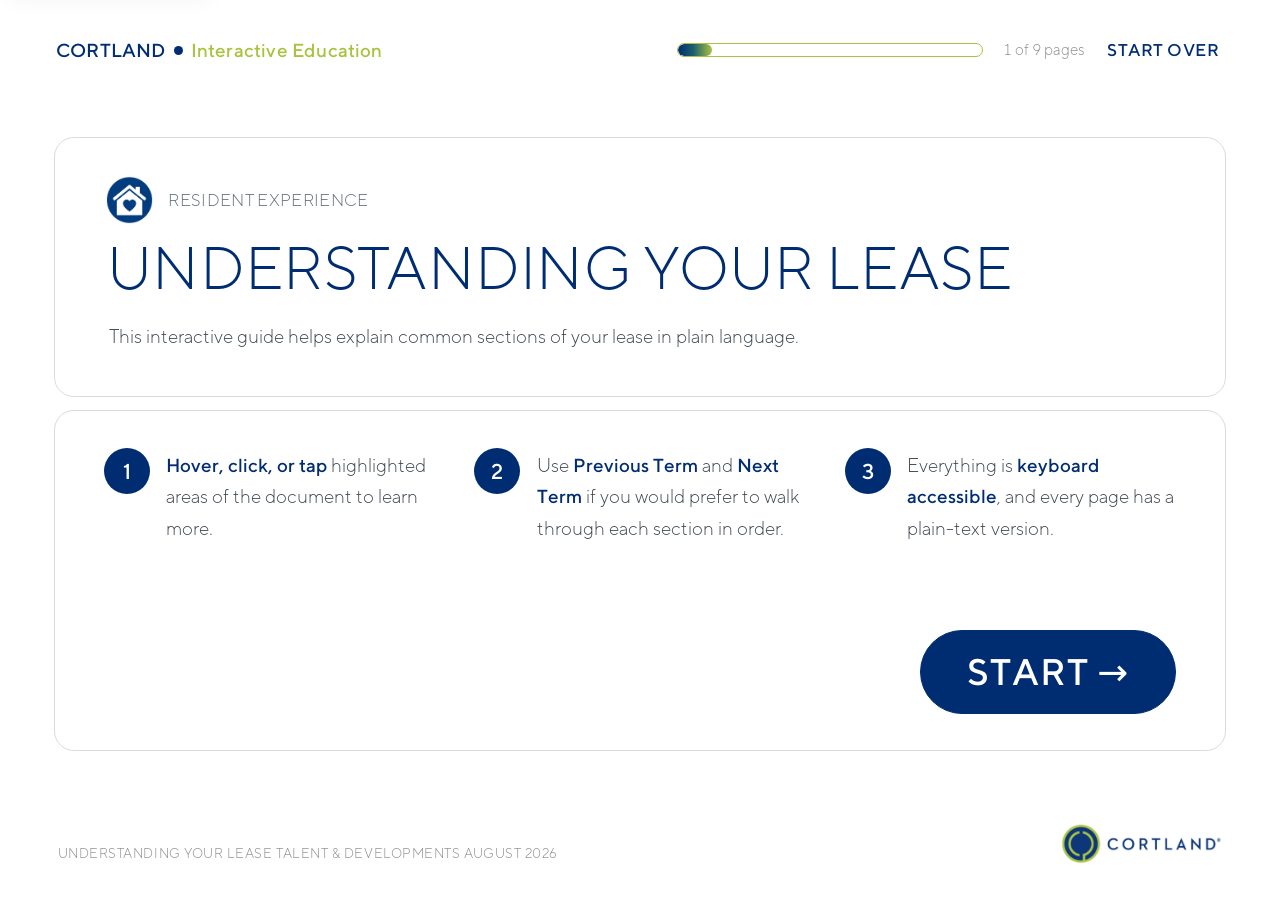
<file: lease-explainer-2026-v5/index.html>
<!DOCTYPE html>
<html lang="en">
<head>
<meta charset="utf-8">
<meta name="viewport" content="width=device-width, initial-scale=1">
<title>Understanding Your Lease — Interactive Guide</title>
<meta name="description" content="An interactive, plain-language walkthrough of a residential apartment lease. All identifying information shown is fictional.">
<meta name="robots" content="noindex, nofollow">
<link rel="icon" href="data:,">
<link rel="stylesheet" href="css/styles.css">
<link rel="preload" as="image" href="assets/lease-page-01-sanitized.webp">
</head>
<body>

<a class="skip-link" href="#main">Skip to main content</a>

<div class="app">

  <header class="masthead">
    <div class="wordmark">CORTLAND <b aria-hidden="true"></b> <span>Interactive Education</span></div>
    <div class="spacer"></div>
    <div class="progress-chip" id="progressChip" hidden>
      <span class="progress-track"><span class="progress-fill" id="progressFill"></span></span>
      <span id="progressText">1 of 9 pages</span>
    </div>
    <button class="btn btn--ghost btn--sm" id="introBtn" type="button">Start over</button>
  </header>

  <main id="main">

    <!-- ═══════════════════════════════════ INTRO ═══════════════════════════ -->
    <section class="screen intro" id="intro" aria-labelledby="intro-h">
      <div class="intro__head sheet">
        <p class="intro__eyebrow">
          <span class="intro__badge" aria-hidden="true">
            <img src="assets/resident-experience-icon.png" alt="">
          </span>
          Resident Experience
        </p>
        <h1 id="intro-h" tabindex="-1">Understanding Your Lease</h1>
        <p class="intro__lede">
          This interactive guide helps explain common sections of your lease in plain language.
        </p>
      </div>

      <div class="intro__steps sheet">
        <div class="intro__how">
          <div class="how">
            <span class="how__n" aria-hidden="true">1</span>
            <p><strong>Hover, click, or tap</strong> highlighted areas of the document to learn more.</p>
          </div>
          <div class="how">
            <span class="how__n" aria-hidden="true">2</span>
            <p>Use <strong>Previous Term</strong> and <strong>Next Term</strong> if you would prefer
               to walk through each section in order.</p>
          </div>
          <div class="how">
            <span class="how__n" aria-hidden="true">3</span>
            <p>Everything is <strong>keyboard accessible</strong>, and every page has a
               plain-text version.</p>
          </div>
        </div>

        <div class="intro__cta">
          <button class="btn btn--primary" id="startBtn" type="button">START →</button>
        </div>
      </div>
    </section>

    <!-- ═══════════════════════════════ LEASE SCREEN ════════════════════════ -->
    <section class="screen" id="leaseScreen" aria-labelledby="pageHeading" hidden>

      <div class="pagehead sheet">
        <div class="pagehead__titles">
          <p class="pagehead__cat" id="pageCat"></p>
          <h2 id="pageHeading" tabindex="-1"></h2>
          <p class="pagehead__meta" id="pageMeta"></p>
        </div>
        <div class="spacer"></div>
        <div class="pagehead__tools">
          <button class="btn btn--sm" id="textBtn" type="button">
            <span class="ico" aria-hidden="true">☰</span> Read this page as text
          </button>
          <div class="sections">
            <button class="btn btn--sm" id="sectionsBtn" type="button"
                    aria-expanded="false" aria-haspopup="true" aria-controls="sectionsList">
              Lease Sections ▾
            </button>
            <ul class="sections__list" id="sectionsList" aria-label="Lease sections" hidden></ul>
          </div>
        </div>
      </div>

      <div class="leasebody sheet">
      <div class="work">

        <!-- ─────────────── document viewer ─────────────── -->
        <div class="docpane">
          <div class="viewer" id="viewer">
            <div class="doc" id="doc">
              <img class="doc__img" id="docImg" alt="" draggable="false" decoding="async">
              <div class="hs-layer" id="hsLayer" role="group"></div>
            </div>
          </div>

          <div class="doctools">
            <div class="guided" role="group" aria-label="Guided walkthrough">
              <button class="btn btn--sm" id="prevTerm" type="button">← Previous Term</button>
              <span class="guided__count" id="termCount" aria-live="off"></span>
              <button class="btn btn--sm" id="nextTerm" type="button">Next Term →</button>
            </div>
            <button class="btn btn--sm" id="fullPageBtn" type="button">View Full Page</button>
            <div class="spacer"></div>
            <span class="zoomstate" id="zoomState" aria-hidden="true">Full page</span>
          </div>

        </div>

        <!-- ─────────────── explanation panel ─────────────── -->
        <aside class="panel" id="panel" aria-labelledby="panel-heading">
          <h2 class="sr-only" id="panel-heading">Explanation</h2>
          <p class="sr-only" id="panelTitle" aria-hidden="true"></p>
          <div id="panelBody" aria-live="polite"></div>
          <p class="sr-only" id="panel-live">
            Selecting a provision updates the explanation panel beside the document.
          </p>
        </aside>

          <nav class="pagenav" aria-label="Lease page navigation">
            <span class="pagenav__count" id="pageCount"></span>
            <div class="pagenav__pill pagenav__pill--terms">
              <button class="btn" id="prevTermPill" type="button">← Last Term</button>
              <button class="btn" id="nextTermPill" type="button">Next Term →</button>
            </div>
            <div class="pagenav__pill">
              <button class="btn" id="prevPage" type="button">← Previous Page</button>
              <img class="pagenav__mark" src="assets/resident-experience-icon-green.png" alt="">
              <button class="btn" id="nextPage" type="button">Next Page →</button>
            </div>
          </nav>


      </div>
      </div>
    </section>

    <!-- ══════════════════════════════════ SUMMARY ══════════════════════════ -->
    <section class="screen summary sheet" id="summary" aria-labelledby="summary-h" hidden>
      <div class="summary__head">
        <p class="intro__eyebrow">Wrap-up</p>
        <h1 id="summary-h" tabindex="-1">What to carry forward</h1>
        <p class="summary__lede">
          Everything below is drawn from the pages you just walked through. Nothing new has been
          added. If there is a difference between this summary and the lease, the lease controls.
        </p>
      </div>
      <div class="summary__grid" id="summaryGrid"></div>
      <div class="summary__cta">
        <button class="btn btn--primary" id="ktBtn" type="button">Key Terms to Know →</button>
        <button class="btn" id="reviewBtn" type="button">Review Lease Again</button>
      </div>
    </section>

    <!-- ═══════════════════════════════ KEY TERMS ═══════════════════════════ -->
    <section class="screen keyterms sheet" id="keyTerms" aria-labelledby="keyterms-h" hidden>
      <div class="summary__head">
        <p class="intro__eyebrow">Reference</p>
        <h1 id="keyterms-h" tabindex="-1">Key Terms to Know</h1>
        <p class="summary__lede">
          General lease vocabulary drawn from the source material, gathered in one place.
        </p>
      </div>
      <div class="keyterms__body"><div class="precard" id="keyTermsBody"></div></div>
      <div class="summary__cta">
        <button class="btn" id="ktBackBtn" type="button">← Back to summary</button>
        <button class="btn btn--primary" id="reviewBtn2" type="button">Finish →</button>
      </div>
    </section>

    <!-- ══════════════════════════════════ THANK YOU ════════════════════════ -->
    <section class="screen thanks" id="thanks" aria-labelledby="thanks-h" hidden>
      <div class="thanks__titlecard">
        <p class="thanks__eyebrow">Thank you for completing Understanding Your Lease!</p>
      </div>
      <div class="thanks__card">
        <img class="thanks__art" src="assets/thanks-associate.png" alt="">
        <div class="thanks__copy">
          <h1 id="thanks-h" tabindex="-1">THANK YOU</h1>
          <p>For your participation and engagement throughout</p>
          <p>this learning experience.</p>
          <p>We hope the content provided useful knowledge,</p>
          <p>practical tools, and new perspectives that will</p>
          <p>support your success.</p>
          <p>Your commitment to continuous learning is</p>
          <p>appreciated and makes a meaningful impact.</p>
        </div>
        <div class="thanks__nav">
          <div class="pagenav__pill">
            <button class="btn" id="thanksBack" type="button">← Previous</button>
            <img class="pagenav__mark" src="assets/resident-experience-icon-green.png" alt="">
            <button class="btn" id="thanksHome" type="button">Home →</button>
          </div>
        </div>
      </div>
    </section>

  </main>

  <footer class="pagefoot">
    <p class="pagefoot__caption">Understanding Your Lease Talent &amp; Developments August 2026</p>
    <img class="pagefoot__mark" src="assets/cortland-logo.png" alt="Cortland">
  </footer>
</div>

<!-- text alternative -->
<dialog class="textdlg" id="textDlg" aria-labelledby="textDlgTitle">
  <div class="textdlg__head">
    <h2 id="textDlgTitle"></h2>
    <div class="spacer"></div>
    <form method="dialog"><button class="btn btn--sm" type="submit">Close</button></form>
  </div>
  <div class="textdlg__body"><pre id="textDlgBody"></pre></div>
</dialog>

<div class="sr-only" id="announcer" role="status" aria-live="polite"></div>

<script type="module" src="js/app.js"></script>
</body>
</html>
</file>
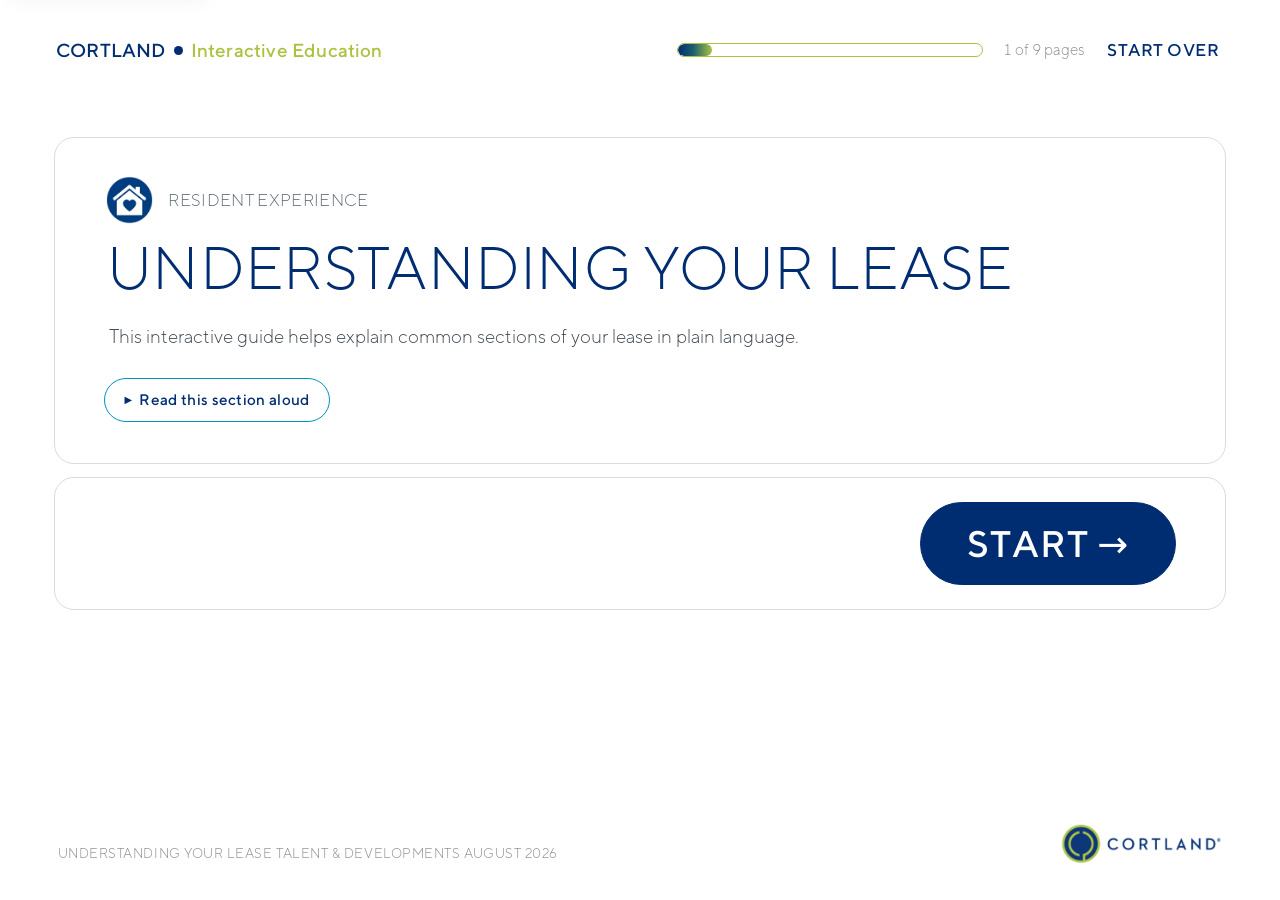
<file: lease-explainer-August-2026/index.html>
<!DOCTYPE html>
<html lang="en">
<head>
<meta charset="utf-8">
<meta name="viewport" content="width=device-width, initial-scale=1">
<title>Understanding Your Lease — Interactive Guide</title>
<meta name="description" content="An interactive, plain-language walkthrough of a residential apartment lease. All identifying information shown is fictional.">
<meta name="robots" content="noindex, nofollow">
<link rel="icon" href="data:,">
<link rel="stylesheet" href="css/styles.css">
<link rel="preload" as="image" href="assets/lease-page-01-sanitized.webp">
</head>
<body>

<a class="skip-link" href="#main">Skip to main content</a>

<div class="app">

  <header class="masthead">
    <div class="wordmark">CORTLAND <b aria-hidden="true"></b> <span>Interactive Education</span></div>
    <div class="spacer"></div>
    <div class="progress-chip" id="progressChip" hidden>
      <span class="progress-track"><span class="progress-fill" id="progressFill"></span></span>
      <span id="progressText">1 of 9 pages</span>
    </div>
    <button class="btn btn--ghost btn--sm" id="introBtn" type="button">Start over</button>
  </header>

  <main id="main">

    <!-- ═══════════════════════════════════ INTRO ═══════════════════════════ -->
    <section class="screen intro" id="intro" aria-labelledby="intro-h">
      <div class="intro__head sheet">
        <p class="intro__eyebrow">
          <span class="intro__badge" aria-hidden="true">
            <img src="assets/resident-experience-icon.png" alt="">
          </span>
          Resident Experience
        </p>
        <h1 id="intro-h" tabindex="-1">Understanding Your Lease</h1>
        <p class="intro__lede">
          This interactive guide helps explain common sections of your lease in plain language.
        </p>
      </div>

      <div class="intro__steps sheet">
        <div class="intro__cta">
          <button class="btn btn--primary" id="startBtn" type="button">START →</button>
        </div>
      </div>
    </section>

    <!-- ═══════════════════════════════ LEASE SCREEN ════════════════════════ -->
    <section class="screen" id="leaseScreen" aria-labelledby="pageHeading" hidden>

      <div class="pagehead sheet">
        <div class="pagehead__titles">
          <p class="pagehead__cat" id="pageCat"></p>
          <h2 id="pageHeading" tabindex="-1"></h2>
          <p class="pagehead__meta" id="pageMeta"></p>
        </div>
        <div class="spacer"></div>
        <div class="pagehead__tools">
          <button class="btn btn--sm" id="textBtn" type="button">
            <span class="ico" aria-hidden="true">☰</span> Read this page as text
          </button>
          <div class="sections">
            <button class="btn btn--sm" id="sectionsBtn" type="button"
                    aria-expanded="false" aria-haspopup="true" aria-controls="sectionsList">
              Lease Sections ▾
            </button>
            <ul class="sections__list" id="sectionsList" aria-label="Lease sections" hidden></ul>
          </div>
        </div>
      </div>

      <div class="leasebody sheet">
      <div class="work">

        <!-- ─────────────── document viewer ─────────────── -->
        <div class="docpane">
          <div class="viewer" id="viewer">
            <div class="doc" id="doc">
              <img class="doc__img" id="docImg" alt="" draggable="false" decoding="async">
              <div class="hs-layer" id="hsLayer" role="group"></div>
            </div>
          </div>

          <div class="doctools">
            <div class="guided" role="group" aria-label="Guided walkthrough">
              <button class="btn btn--sm" id="prevTerm" type="button">← Previous Term</button>
              <span class="guided__count" id="termCount" aria-live="off"></span>
              <button class="btn btn--sm" id="nextTerm" type="button">Next Term →</button>
            </div>
            <button class="btn btn--sm" id="fullPageBtn" type="button">View Full Page</button>
            <div class="spacer"></div>
            <span class="zoomstate" id="zoomState" aria-hidden="true">Full page</span>
          </div>

        </div>

        <!-- ─────────────── explanation panel ─────────────── -->
        <aside class="panel" id="panel" aria-labelledby="panel-heading">
          <h2 class="sr-only" id="panel-heading">Explanation</h2>
          <p class="sr-only" id="panelTitle" aria-hidden="true"></p>
          <div id="panelBody" aria-live="polite"></div>
          <p class="sr-only" id="panel-live">
            Selecting a provision updates the explanation panel beside the document.
          </p>
        </aside>

          <nav class="pagenav" aria-label="Lease page navigation">
            <span class="pagenav__count" id="pageCount"></span>
            <div class="pagenav__pill pagenav__pill--terms">
              <button class="btn" id="prevTermPill" type="button">← Last Term</button>
              <button class="btn" id="nextTermPill" type="button">Next Term →</button>
            </div>
            <div class="pagenav__pill">
              <button class="btn" id="prevPage" type="button">← Previous Page</button>
              <img class="pagenav__mark" src="assets/resident-experience-icon-green.png" alt="">
              <button class="btn" id="nextPage" type="button">Next Page →</button>
            </div>
          </nav>


      </div>
      </div>
    </section>

    <!-- ══════════════════════════════════ SUMMARY ══════════════════════════ -->
    <section class="screen summary sheet" id="summary" aria-labelledby="summary-h" hidden>
      <div class="summary__head">
        <p class="intro__eyebrow">Wrap-up</p>
        <h1 id="summary-h" tabindex="-1">What to carry forward</h1>
        <p class="summary__lede">
          Everything below is drawn from the pages you just walked through. Nothing new has been
          added. If there is a difference between this summary and the lease, the lease controls.
        </p>
      </div>
      <div class="summary__grid" id="summaryGrid"></div>
      <div class="summary__cta">
        <button class="btn btn--primary" id="ktBtn" type="button">Key Terms to Know →</button>
        <button class="btn" id="reviewBtn" type="button">Review Lease Again</button>
      </div>
    </section>

    <!-- ═══════════════════════════════ KEY TERMS ═══════════════════════════ -->
    <section class="screen keyterms sheet" id="keyTerms" aria-labelledby="keyterms-h" hidden>
      <div class="summary__head">
        <p class="intro__eyebrow">Reference</p>
        <h1 id="keyterms-h" tabindex="-1">Key Terms to Know</h1>
        <p class="summary__lede">
          General lease vocabulary drawn from the source material, gathered in one place.
        </p>
      </div>
      <div class="keyterms__body"><div class="precard" id="keyTermsBody"></div></div>
      <div class="summary__cta">
        <button class="btn" id="ktBackBtn" type="button">← Back to summary</button>
        <button class="btn btn--primary" id="reviewBtn2" type="button">Finish →</button>
      </div>
    </section>

    <!-- ══════════════════════════════════ THANK YOU ════════════════════════ -->
    <section class="screen thanks" id="thanks" aria-labelledby="thanks-h" hidden>
      <div class="thanks__titlecard">
        <p class="thanks__eyebrow">Thank you for completing Understanding Your Lease!</p>
      </div>
      <div class="thanks__card">
        <img class="thanks__art" src="assets/thanks-associate.png" alt="">
        <div class="thanks__copy">
          <h1 id="thanks-h" tabindex="-1">THANK YOU</h1>
          <p>For your participation and engagement throughout</p>
          <p>this learning experience.</p>
          <p>We hope the content provided useful knowledge,</p>
          <p>practical tools, and new perspectives that will</p>
          <p>support your success.</p>
          <p>Your commitment to continuous learning is</p>
          <p>appreciated and makes a meaningful impact.</p>
        </div>
        <div class="thanks__nav">
          <div class="pagenav__pill">
            <button class="btn" id="thanksBack" type="button">← Previous</button>
            <img class="pagenav__mark" src="assets/resident-experience-icon-green.png" alt="">
            <button class="btn" id="thanksHome" type="button">Home →</button>
          </div>
        </div>
      </div>
    </section>

  </main>

  <footer class="pagefoot">
    <p class="pagefoot__caption">Understanding Your Lease Talent &amp; Developments August 2026</p>
    <img class="pagefoot__mark" src="assets/cortland-logo.png" alt="Cortland">
  </footer>
</div>

<!-- text alternative -->
<dialog class="textdlg" id="textDlg" aria-labelledby="textDlgTitle">
  <div class="textdlg__head">
    <h2 id="textDlgTitle"></h2>
    <div class="spacer"></div>
    <form method="dialog"><button class="btn btn--sm" type="submit">Close</button></form>
  </div>
  <div class="textdlg__body"><pre id="textDlgBody"></pre></div>
</dialog>

<div class="sr-only" id="announcer" role="status" aria-live="polite"></div>

<script type="module" src="js/app.js"></script>
</body>
</html>
</file>
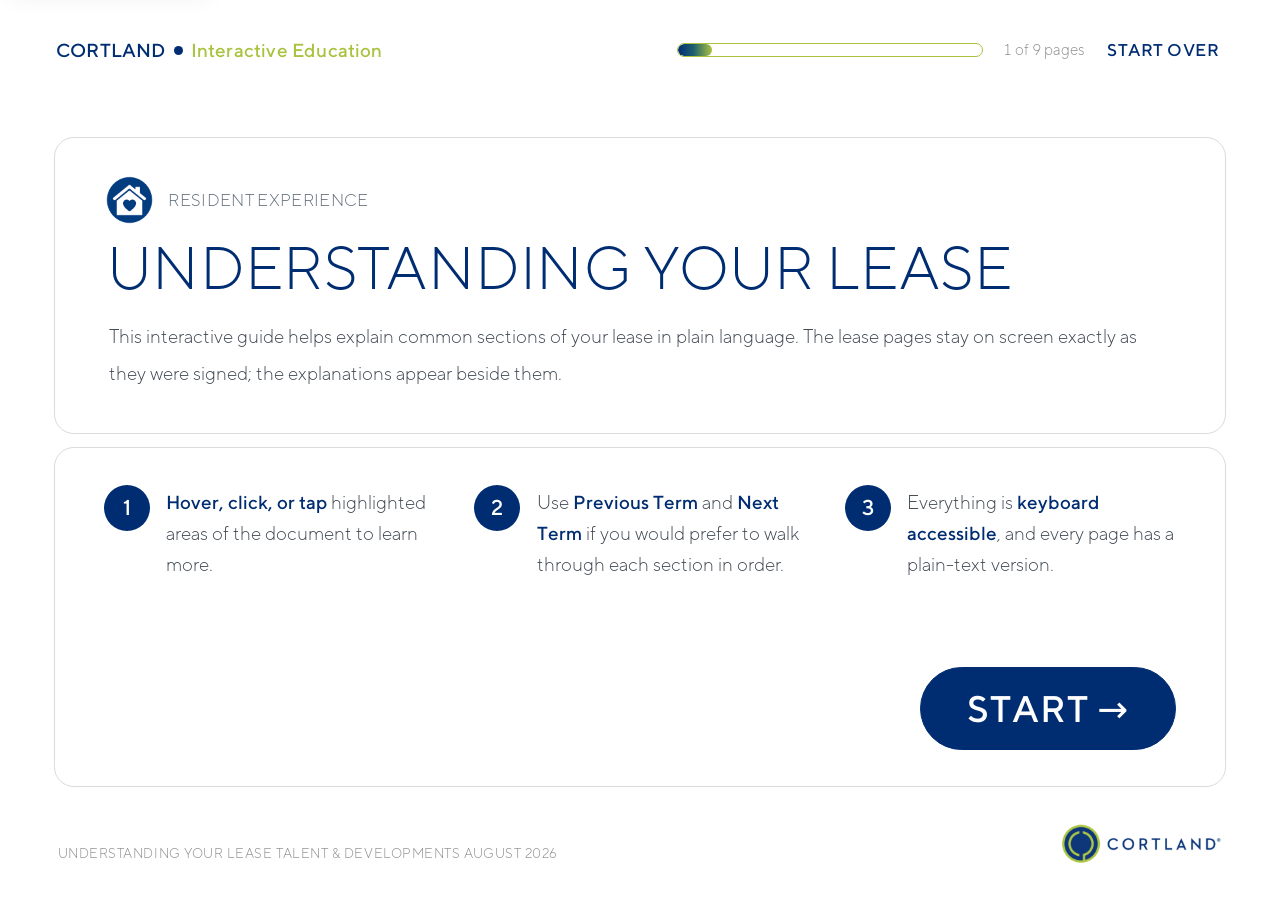
<file: understanding your lease 2026/index.html>
<!DOCTYPE html>
<html lang="en">
<head>
<meta charset="utf-8">
<meta name="viewport" content="width=device-width, initial-scale=1">
<title>Understanding Your Lease — Interactive Guide</title>
<meta name="description" content="An interactive, plain-language walkthrough of a residential apartment lease. All identifying information shown is fictional.">
<meta name="robots" content="noindex, nofollow">
<link rel="icon" href="data:,">
<link rel="stylesheet" href="css/styles.css">
<link rel="preload" as="image" href="assets/lease-page-01-sanitized.webp">
</head>
<body>

<a class="skip-link" href="#main">Skip to main content</a>

<div class="app">

  <header class="masthead">
    <div class="wordmark">CORTLAND <b aria-hidden="true"></b> <span>Interactive Education</span></div>
    <div class="spacer"></div>
    <div class="progress-chip" id="progressChip" hidden>
      <span class="progress-track"><span class="progress-fill" id="progressFill"></span></span>
      <span id="progressText">1 of 9 pages</span>
    </div>
    <button class="btn btn--ghost btn--sm" id="introBtn" type="button">Start over</button>
  </header>

  <main id="main">

    <!-- ═══════════════════════════════════ INTRO ═══════════════════════════ -->
    <section class="screen intro" id="intro" aria-labelledby="intro-h">
      <div class="intro__head sheet">
        <p class="intro__eyebrow">
          <span class="intro__badge" aria-hidden="true">
            <img src="assets/resident-experience-icon.png" alt="">
          </span>
          Resident Experience
        </p>
        <h1 id="intro-h" tabindex="-1">Understanding Your Lease</h1>
        <p class="intro__lede">
          This interactive guide helps explain common sections of your lease in plain language.
          The lease pages stay on screen exactly as they were signed; the explanations appear
          beside them.
        </p>
      </div>

      <div class="intro__steps sheet">
        <div class="intro__how">
          <div class="how">
            <span class="how__n" aria-hidden="true">1</span>
            <p><strong>Hover, click, or tap</strong> highlighted areas of the document to learn more.</p>
          </div>
          <div class="how">
            <span class="how__n" aria-hidden="true">2</span>
            <p>Use <strong>Previous Term</strong> and <strong>Next Term</strong> if you would prefer
               to walk through each section in order.</p>
          </div>
          <div class="how">
            <span class="how__n" aria-hidden="true">3</span>
            <p>Everything is <strong>keyboard accessible</strong>, and every page has a
               plain-text version.</p>
          </div>
        </div>

        <div class="intro__cta">
          <button class="btn btn--primary" id="startBtn" type="button">START →</button>
        </div>
      </div>
    </section>

    <!-- ═══════════════════════════════ LEASE SCREEN ════════════════════════ -->
    <section class="screen" id="leaseScreen" aria-labelledby="pageHeading" hidden>

      <div class="pagehead sheet">
        <div class="pagehead__titles">
          <p class="pagehead__cat" id="pageCat"></p>
          <h2 id="pageHeading" tabindex="-1"></h2>
          <p class="pagehead__meta" id="pageMeta"></p>
        </div>
        <div class="spacer"></div>
        <div class="pagehead__tools">
          <button class="btn btn--sm" id="textBtn" type="button">
            <span class="ico" aria-hidden="true">☰</span> Read this page as text
          </button>
          <div class="sections">
            <button class="btn btn--sm" id="sectionsBtn" type="button"
                    aria-expanded="false" aria-haspopup="true" aria-controls="sectionsList">
              Lease Sections ▾
            </button>
            <ul class="sections__list" id="sectionsList" aria-label="Lease sections" hidden></ul>
          </div>
        </div>
      </div>

      <div class="leasebody sheet">
      <div class="work">

        <!-- ─────────────── document viewer ─────────────── -->
        <div class="docpane">
          <div class="viewer" id="viewer">
            <div class="doc" id="doc">
              <img class="doc__img" id="docImg" alt="" draggable="false" decoding="async">
              <div class="hs-layer" id="hsLayer" role="group"></div>
            </div>
          </div>

          <div class="doctools">
            <div class="guided" role="group" aria-label="Guided walkthrough">
              <button class="btn btn--sm" id="prevTerm" type="button">← Previous Term</button>
              <span class="guided__count" id="termCount" aria-live="off"></span>
              <button class="btn btn--sm" id="nextTerm" type="button">Next Term →</button>
            </div>
            <button class="btn btn--sm" id="fullPageBtn" type="button">View Full Page</button>
            <div class="spacer"></div>
            <span class="zoomstate" id="zoomState" aria-hidden="true">Full page</span>
          </div>

        </div>

        <!-- ─────────────── explanation panel ─────────────── -->
        <aside class="panel" id="panel" aria-labelledby="panel-heading">
          <h2 class="sr-only" id="panel-heading">Explanation</h2>
          <p class="sr-only" id="panelTitle" aria-hidden="true"></p>
          <div id="panelBody" aria-live="polite"></div>
          <p class="sr-only" id="panel-live">
            Selecting a provision updates the explanation panel beside the document.
          </p>
        </aside>

          <nav class="pagenav" aria-label="Lease page navigation">
            <span class="pagenav__count" id="pageCount"></span>
            <div class="pagenav__pill pagenav__pill--terms">
              <button class="btn" id="prevTermPill" type="button">← Last Term</button>
              <button class="btn" id="nextTermPill" type="button">Next Term →</button>
            </div>
            <div class="pagenav__pill">
              <button class="btn" id="prevPage" type="button">← Previous Page</button>
              <img class="pagenav__mark" src="assets/resident-experience-icon-green.png" alt="">
              <button class="btn" id="nextPage" type="button">Next Page →</button>
            </div>
          </nav>


      </div>
      </div>
    </section>

    <!-- ══════════════════════════════════ SUMMARY ══════════════════════════ -->
    <section class="screen summary sheet" id="summary" aria-labelledby="summary-h" hidden>
      <div class="summary__head">
        <p class="intro__eyebrow">Wrap-up</p>
        <h1 id="summary-h" tabindex="-1">What to carry forward</h1>
        <p class="summary__lede">
          Everything below is drawn from the pages you just walked through. Nothing new has been
          added. If there is a difference between this summary and the lease, the lease controls.
        </p>
      </div>
      <div class="summary__grid" id="summaryGrid"></div>
      <div class="summary__cta">
        <button class="btn btn--primary" id="ktBtn" type="button">Key Terms to Know →</button>
        <button class="btn" id="reviewBtn" type="button">Review Lease Again</button>
      </div>
    </section>

    <!-- ═══════════════════════════════ KEY TERMS ═══════════════════════════ -->
    <section class="screen keyterms sheet" id="keyTerms" aria-labelledby="keyterms-h" hidden>
      <div class="summary__head">
        <p class="intro__eyebrow">Reference</p>
        <h1 id="keyterms-h" tabindex="-1">Key Terms to Know</h1>
        <p class="summary__lede">
          General lease vocabulary drawn from the source material, gathered in one place.
        </p>
      </div>
      <div class="keyterms__body"><div class="precard" id="keyTermsBody"></div></div>
      <div class="summary__cta">
        <button class="btn" id="ktBackBtn" type="button">← Back to summary</button>
        <button class="btn btn--primary" id="reviewBtn2" type="button">Finish →</button>
      </div>
    </section>

    <!-- ══════════════════════════════════ THANK YOU ════════════════════════ -->
    <section class="screen thanks" id="thanks" aria-labelledby="thanks-h" hidden>
      <div class="thanks__titlecard">
        <p class="thanks__eyebrow">Thank you for completing Understanding Your Lease!</p>
      </div>
      <div class="thanks__card">
        <img class="thanks__art" src="assets/thanks-associate.png" alt="">
        <div class="thanks__copy">
          <h1 id="thanks-h" tabindex="-1">THANK YOU</h1>
          <p>For your participation and engagement throughout</p>
          <p>this learning experience.</p>
          <p>We hope the content provided useful knowledge,</p>
          <p>practical tools, and new perspectives that will</p>
          <p>support your success.</p>
          <p>Your commitment to continuous learning is</p>
          <p>appreciated and makes a meaningful impact.</p>
        </div>
        <div class="thanks__nav">
          <div class="pagenav__pill">
            <button class="btn" id="thanksBack" type="button">← Previous</button>
            <img class="pagenav__mark" src="assets/resident-experience-icon-green.png" alt="">
            <button class="btn" id="thanksHome" type="button">Home →</button>
          </div>
        </div>
      </div>
    </section>

  </main>

  <footer class="pagefoot">
    <p class="pagefoot__caption">Understanding Your Lease Talent &amp; Developments August 2026</p>
    <img class="pagefoot__mark" src="assets/cortland-logo.png" alt="Cortland">
  </footer>
</div>

<!-- text alternative -->
<dialog class="textdlg" id="textDlg" aria-labelledby="textDlgTitle">
  <div class="textdlg__head">
    <h2 id="textDlgTitle"></h2>
    <div class="spacer"></div>
    <form method="dialog"><button class="btn btn--sm" type="submit">Close</button></form>
  </div>
  <div class="textdlg__body"><pre id="textDlgBody"></pre></div>
</dialog>

<div class="sr-only" id="announcer" role="status" aria-live="polite"></div>

<script type="module" src="js/app.js"></script>
</body>
</html>
</file>
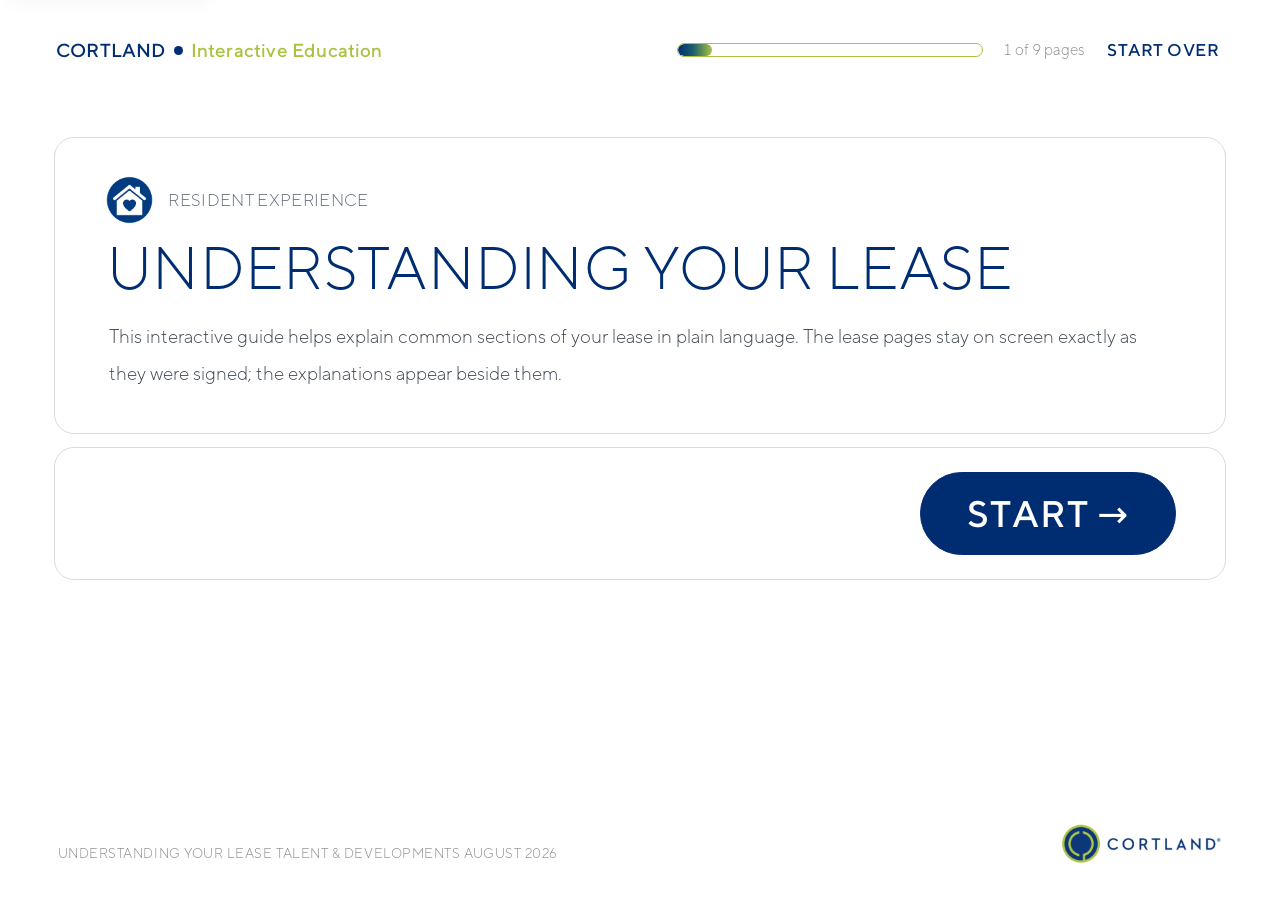
<file: UYLF/index.html>
<!DOCTYPE html>
<html lang="en">
<head>
<meta charset="utf-8">
<meta name="viewport" content="width=device-width, initial-scale=1">
<title>Understanding Your Lease — Interactive Guide</title>
<meta name="description" content="An interactive, plain-language walkthrough of a residential apartment lease. All identifying information shown is fictional.">
<meta name="robots" content="noindex, nofollow">
<link rel="icon" href="data:,">
<link rel="stylesheet" href="css/styles.css">
<link rel="preload" as="image" href="assets/lease-page-01-sanitized.webp">
</head>
<body>

<a class="skip-link" href="#main">Skip to main content</a>

<div class="app">

  <header class="masthead">
    <div class="wordmark">CORTLAND <b aria-hidden="true"></b> <span>Interactive Education</span></div>
    <div class="spacer"></div>
    <div class="progress-chip" id="progressChip" hidden>
      <span class="progress-track"><span class="progress-fill" id="progressFill"></span></span>
      <span id="progressText">1 of 9 pages</span>
    </div>
    <button class="btn btn--ghost btn--sm" id="introBtn" type="button">Start over</button>
  </header>

  <main id="main">

    <!-- ═══════════════════════════════════ INTRO ═══════════════════════════ -->
    <section class="screen intro" id="intro" aria-labelledby="intro-h">
      <div class="intro__head sheet">
        <p class="intro__eyebrow">
          <span class="intro__badge" aria-hidden="true">
            <img src="assets/resident-experience-icon.png" alt="">
          </span>
          Resident Experience
        </p>
        <h1 id="intro-h" tabindex="-1">Understanding Your Lease</h1>
        <p class="intro__lede">
          This interactive guide helps explain common sections of your lease in plain language.
          The lease pages stay on screen exactly as they were signed; the explanations appear
          beside them.
        </p>
      </div>

      <div class="intro__steps sheet">
        <div class="intro__cta">
          <button class="btn btn--primary" id="startBtn" type="button">START →</button>
        </div>
      </div>
    </section>

    <!-- ═══════════════════════════════ LEASE SCREEN ════════════════════════ -->
    <section class="screen" id="leaseScreen" aria-labelledby="pageHeading" hidden>

      <div class="pagehead sheet">
        <div class="pagehead__titles">
          <p class="pagehead__cat" id="pageCat"></p>
          <h2 id="pageHeading" tabindex="-1"></h2>
          <p class="pagehead__meta" id="pageMeta"></p>
        </div>
        <div class="spacer"></div>
        <div class="pagehead__tools">
          <button class="btn btn--sm" id="textBtn" type="button">
            <span class="ico" aria-hidden="true">☰</span> Read this page as text
          </button>
          <div class="sections">
            <button class="btn btn--sm" id="sectionsBtn" type="button"
                    aria-expanded="false" aria-haspopup="true" aria-controls="sectionsList">
              Lease Sections ▾
            </button>
            <ul class="sections__list" id="sectionsList" aria-label="Lease sections" hidden></ul>
          </div>
        </div>
      </div>

      <div class="leasebody sheet">
      <div class="work">

        <!-- ─────────────── document viewer ─────────────── -->
        <div class="docpane">
          <div class="viewer" id="viewer">
            <div class="doc" id="doc">
              <img class="doc__img" id="docImg" alt="" draggable="false" decoding="async">
              <div class="hs-layer" id="hsLayer" role="group"></div>
            </div>
          </div>

          <div class="doctools">
            <div class="guided" role="group" aria-label="Guided walkthrough">
              <button class="btn btn--sm" id="prevTerm" type="button">← Previous Term</button>
              <span class="guided__count" id="termCount" aria-live="off"></span>
              <button class="btn btn--sm" id="nextTerm" type="button">Next Term →</button>
            </div>
            <button class="btn btn--sm" id="fullPageBtn" type="button">View Full Page</button>
            <div class="spacer"></div>
            <span class="zoomstate" id="zoomState" aria-hidden="true">Full page</span>
          </div>

        </div>

        <!-- ─────────────── explanation panel ─────────────── -->
        <aside class="panel" id="panel" aria-labelledby="panel-heading">
          <h2 class="sr-only" id="panel-heading">Explanation</h2>
          <p class="sr-only" id="panelTitle" aria-hidden="true"></p>
          <div id="panelBody" aria-live="polite"></div>
          <p class="sr-only" id="panel-live">
            Selecting a provision updates the explanation panel beside the document.
          </p>
        </aside>

          <nav class="pagenav" aria-label="Lease page navigation">
            <span class="pagenav__count" id="pageCount"></span>
            <div class="pagenav__pill pagenav__pill--terms">
              <button class="btn" id="prevTermPill" type="button">← Last Term</button>
              <button class="btn" id="nextTermPill" type="button">Next Term →</button>
            </div>
            <div class="pagenav__pill">
              <button class="btn" id="prevPage" type="button">← Previous Page</button>
              <img class="pagenav__mark" src="assets/resident-experience-icon-green.png" alt="">
              <button class="btn" id="nextPage" type="button">Next Page →</button>
            </div>
          </nav>


      </div>
      </div>
    </section>

    <!-- ══════════════════════════════════ SUMMARY ══════════════════════════ -->
    <section class="screen summary sheet" id="summary" aria-labelledby="summary-h" hidden>
      <div class="summary__head">
        <p class="intro__eyebrow">Wrap-up</p>
        <h1 id="summary-h" tabindex="-1">What to carry forward</h1>
        <p class="summary__lede">
          Everything below is drawn from the pages you just walked through. Nothing new has been
          added. If there is a difference between this summary and the lease, the lease controls.
        </p>
      </div>
      <div class="summary__grid" id="summaryGrid"></div>
      <div class="summary__cta">
        <button class="btn btn--primary" id="ktBtn" type="button">Key Terms to Know →</button>
        <button class="btn" id="reviewBtn" type="button">Review Lease Again</button>
      </div>
    </section>

    <!-- ═══════════════════════════════ KEY TERMS ═══════════════════════════ -->
    <section class="screen keyterms sheet" id="keyTerms" aria-labelledby="keyterms-h" hidden>
      <div class="summary__head">
        <p class="intro__eyebrow">Reference</p>
        <h1 id="keyterms-h" tabindex="-1">Key Terms to Know</h1>
        <p class="summary__lede">
          General lease vocabulary drawn from the source material, gathered in one place.
        </p>
      </div>
      <div class="keyterms__body"><div class="precard" id="keyTermsBody"></div></div>
      <div class="summary__cta">
        <button class="btn" id="ktBackBtn" type="button">← Back to summary</button>
        <button class="btn btn--primary" id="reviewBtn2" type="button">Finish →</button>
      </div>
    </section>

    <!-- ══════════════════════════════════ THANK YOU ════════════════════════ -->
    <section class="screen thanks" id="thanks" aria-labelledby="thanks-h" hidden>
      <div class="thanks__titlecard">
        <p class="thanks__eyebrow">Thank you for completing Understanding Your Lease!</p>
      </div>
      <div class="thanks__card">
        <img class="thanks__art" src="assets/thanks-associate.png" alt="">
        <div class="thanks__copy">
          <h1 id="thanks-h" tabindex="-1">THANK YOU</h1>
          <p>For your participation and engagement throughout</p>
          <p>this learning experience.</p>
          <p>We hope the content provided useful knowledge,</p>
          <p>practical tools, and new perspectives that will</p>
          <p>support your success.</p>
          <p>Your commitment to continuous learning is</p>
          <p>appreciated and makes a meaningful impact.</p>
        </div>
        <div class="thanks__nav">
          <div class="pagenav__pill">
            <button class="btn" id="thanksBack" type="button">← Previous</button>
            <img class="pagenav__mark" src="assets/resident-experience-icon-green.png" alt="">
            <button class="btn" id="thanksHome" type="button">Home →</button>
          </div>
        </div>
      </div>
    </section>

  </main>

  <footer class="pagefoot">
    <p class="pagefoot__caption">Understanding Your Lease Talent &amp; Developments August 2026</p>
    <img class="pagefoot__mark" src="assets/cortland-logo.png" alt="Cortland">
  </footer>
</div>

<!-- text alternative -->
<dialog class="textdlg" id="textDlg" aria-labelledby="textDlgTitle">
  <div class="textdlg__head">
    <h2 id="textDlgTitle"></h2>
    <div class="spacer"></div>
    <form method="dialog"><button class="btn btn--sm" type="submit">Close</button></form>
  </div>
  <div class="textdlg__body"><pre id="textDlgBody"></pre></div>
</dialog>

<div class="sr-only" id="announcer" role="status" aria-live="polite"></div>

<script type="module" src="js/app.js"></script>
</body>
</html>
</file>
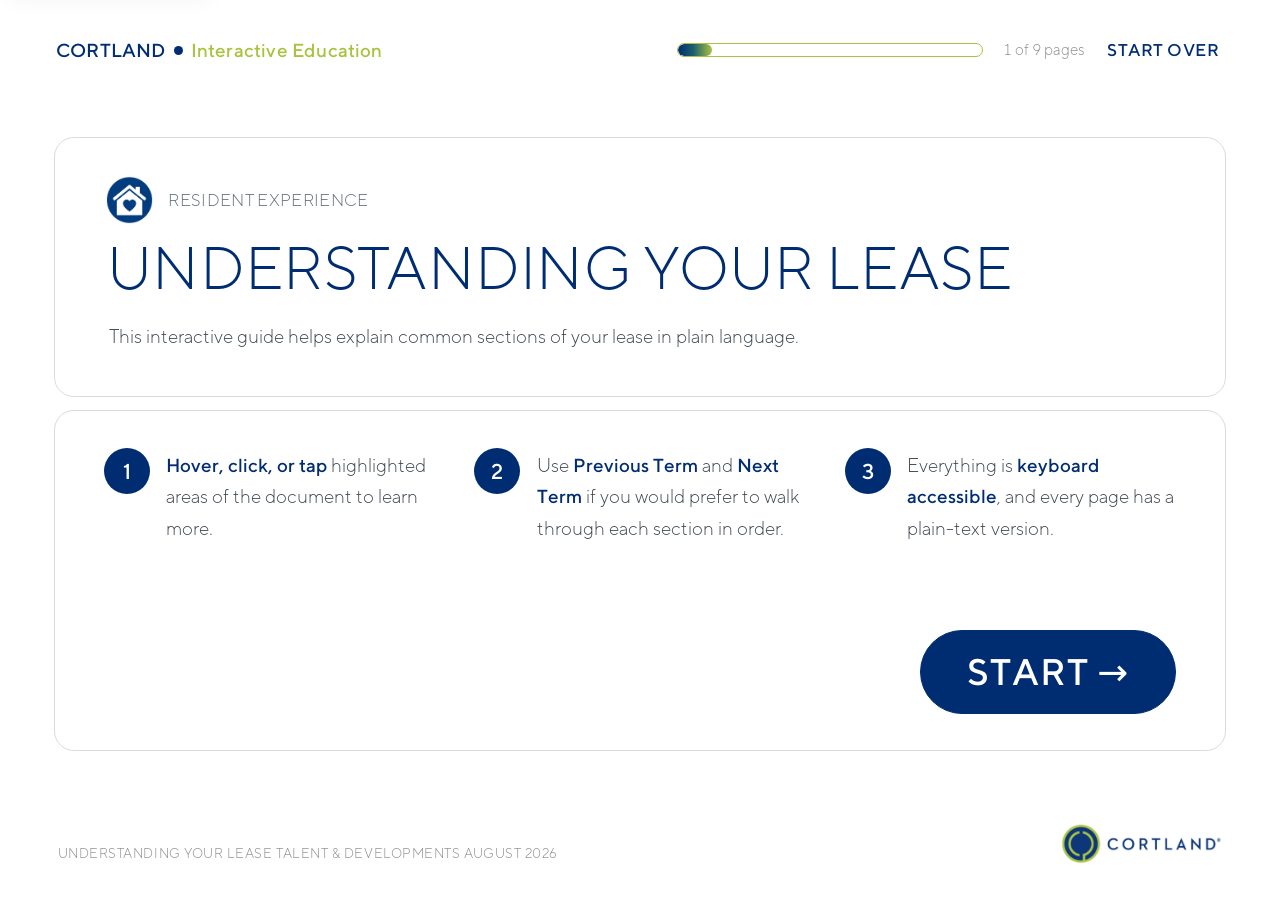
<file: lease-explainer-2026-v5/standalone-src.html>
<!DOCTYPE html>
<html lang="en">
<head>
<meta charset="utf-8">
<meta name="viewport" content="width=device-width, initial-scale=1">
<title>Understanding Your Lease — Interactive Guide</title>
<meta name="description" content="An interactive, plain-language walkthrough of a residential apartment lease. All identifying information shown is fictional.">
<meta name="robots" content="noindex, nofollow">
<link rel="icon" href="data:,">
<meta name="ext-resource-dependency" content="assets/lease-page-01-sanitized.webp" data-resource-id="page01img">
<meta name="ext-resource-dependency" content="assets/text/lease-page-01.txt" data-resource-id="page01txt">
<meta name="ext-resource-dependency" content="assets/lease-page-02-sanitized.webp" data-resource-id="page02img">
<meta name="ext-resource-dependency" content="assets/text/lease-page-02.txt" data-resource-id="page02txt">
<meta name="ext-resource-dependency" content="assets/lease-page-03-sanitized.webp" data-resource-id="page03img">
<meta name="ext-resource-dependency" content="assets/text/lease-page-03.txt" data-resource-id="page03txt">
<meta name="ext-resource-dependency" content="assets/lease-page-04-sanitized.webp" data-resource-id="page04img">
<meta name="ext-resource-dependency" content="assets/text/lease-page-04.txt" data-resource-id="page04txt">
<meta name="ext-resource-dependency" content="assets/lease-page-05-sanitized.webp" data-resource-id="page05img">
<meta name="ext-resource-dependency" content="assets/text/lease-page-05.txt" data-resource-id="page05txt">
<meta name="ext-resource-dependency" content="assets/lease-page-06-sanitized.webp" data-resource-id="page06img">
<meta name="ext-resource-dependency" content="assets/text/lease-page-06.txt" data-resource-id="page06txt">
<meta name="ext-resource-dependency" content="assets/lease-page-07-sanitized.webp" data-resource-id="page07img">
<meta name="ext-resource-dependency" content="assets/text/lease-page-07.txt" data-resource-id="page07txt">
<meta name="ext-resource-dependency" content="assets/lease-page-08-sanitized.webp" data-resource-id="page08img">
<meta name="ext-resource-dependency" content="assets/text/lease-page-08.txt" data-resource-id="page08txt">
<meta name="ext-resource-dependency" content="assets/lease-page-09-sanitized.webp" data-resource-id="page09img">
<meta name="ext-resource-dependency" content="assets/text/lease-page-09.txt" data-resource-id="page09txt">
<link rel="stylesheet" href="css/styles.css">
<link rel="preload" as="image" href="assets/lease-page-01-sanitized.webp">
</head>
<body>

<a class="skip-link" href="#main">Skip to main content</a>

<div class="app">

  <header class="masthead">
    <div class="wordmark">CORTLAND <b aria-hidden="true"></b> <span>Interactive Education</span></div>
    <div class="spacer"></div>
    <div class="progress-chip" id="progressChip" hidden>
      <span class="progress-track"><span class="progress-fill" id="progressFill"></span></span>
      <span id="progressText">1 of 9 pages</span>
    </div>
    <button class="btn btn--ghost btn--sm" id="introBtn" type="button">Start over</button>
  </header>

  <main id="main">

    <!-- ═══════════════════════════════════ INTRO ═══════════════════════════ -->
    <section class="screen intro" id="intro" aria-labelledby="intro-h">
      <div class="intro__head sheet">
        <p class="intro__eyebrow">
          <span class="intro__badge" aria-hidden="true">
            <img src="assets/resident-experience-icon.png" alt="">
          </span>
          Resident Experience
        </p>
        <h1 id="intro-h" tabindex="-1">Understanding Your Lease</h1>
        <p class="intro__lede">
          This interactive guide helps explain common sections of your lease in plain language.
        </p>
      </div>

      <div class="intro__steps sheet">
        <div class="intro__how">
          <div class="how">
            <span class="how__n" aria-hidden="true">1</span>
            <p><strong>Hover, click, or tap</strong> highlighted areas of the document to learn more.</p>
          </div>
          <div class="how">
            <span class="how__n" aria-hidden="true">2</span>
            <p>Use <strong>Previous Term</strong> and <strong>Next Term</strong> if you would prefer
               to walk through each section in order.</p>
          </div>
          <div class="how">
            <span class="how__n" aria-hidden="true">3</span>
            <p>Everything is <strong>keyboard accessible</strong>, and every page has a
               plain-text version.</p>
          </div>
        </div>

        <div class="intro__cta">
          <button class="btn btn--primary" id="startBtn" type="button">START →</button>
        </div>
      </div>
    </section>

    <!-- ═══════════════════════════════ LEASE SCREEN ════════════════════════ -->
    <section class="screen" id="leaseScreen" aria-labelledby="pageHeading" hidden>

      <div class="pagehead sheet">
        <div class="pagehead__titles">
          <p class="pagehead__cat" id="pageCat"></p>
          <h2 id="pageHeading" tabindex="-1"></h2>
          <p class="pagehead__meta" id="pageMeta"></p>
        </div>
        <div class="spacer"></div>
        <div class="pagehead__tools">
          <button class="btn btn--sm" id="textBtn" type="button">
            <span class="ico" aria-hidden="true">☰</span> Read this page as text
          </button>
          <div class="sections">
            <button class="btn btn--sm" id="sectionsBtn" type="button"
                    aria-expanded="false" aria-haspopup="true" aria-controls="sectionsList">
              Lease Sections ▾
            </button>
            <ul class="sections__list" id="sectionsList" aria-label="Lease sections" hidden></ul>
          </div>
        </div>
      </div>

      <div class="leasebody sheet">
      <div class="work">

        <!-- ─────────────── document viewer ─────────────── -->
        <div class="docpane">
          <div class="viewer" id="viewer">
            <div class="doc" id="doc">
              <img class="doc__img" id="docImg" alt="" draggable="false" decoding="async">
              <div class="hs-layer" id="hsLayer" role="group"></div>
            </div>
          </div>

          <div class="doctools">
            <div class="guided" role="group" aria-label="Guided walkthrough">
              <button class="btn btn--sm" id="prevTerm" type="button">← Previous Term</button>
              <span class="guided__count" id="termCount" aria-live="off"></span>
              <button class="btn btn--sm" id="nextTerm" type="button">Next Term →</button>
            </div>
            <button class="btn btn--sm" id="fullPageBtn" type="button">View Full Page</button>
            <div class="spacer"></div>
            <span class="zoomstate" id="zoomState" aria-hidden="true">Full page</span>
          </div>

        </div>

        <!-- ─────────────── explanation panel ─────────────── -->
        <aside class="panel" id="panel" aria-labelledby="panel-heading">
          <h2 class="sr-only" id="panel-heading">Explanation</h2>
          <p class="sr-only" id="panelTitle" aria-hidden="true"></p>
          <div id="panelBody" aria-live="polite"></div>
          <p class="sr-only" id="panel-live">
            Selecting a provision updates the explanation panel beside the document.
          </p>
        </aside>

          <nav class="pagenav" aria-label="Lease page navigation">
            <span class="pagenav__count" id="pageCount"></span>
            <div class="pagenav__pill pagenav__pill--terms">
              <button class="btn" id="prevTermPill" type="button">← Last Term</button>
              <button class="btn" id="nextTermPill" type="button">Next Term →</button>
            </div>
            <div class="pagenav__pill">
              <button class="btn" id="prevPage" type="button">← Previous Page</button>
              <img class="pagenav__mark" src="assets/resident-experience-icon-green.png" alt="">
              <button class="btn" id="nextPage" type="button">Next Page →</button>
            </div>
          </nav>


      </div>
      </div>
    </section>

    <!-- ══════════════════════════════════ SUMMARY ══════════════════════════ -->
    <section class="screen summary sheet" id="summary" aria-labelledby="summary-h" hidden>
      <div class="summary__head">
        <p class="intro__eyebrow">Wrap-up</p>
        <h1 id="summary-h" tabindex="-1">What to carry forward</h1>
        <p class="summary__lede">
          Everything below is drawn from the pages you just walked through. Nothing new has been
          added. If there is a difference between this summary and the lease, the lease controls.
        </p>
      </div>
      <div class="summary__grid" id="summaryGrid"></div>
      <div class="summary__cta">
        <button class="btn btn--primary" id="ktBtn" type="button">Key Terms to Know →</button>
        <button class="btn" id="reviewBtn" type="button">Review Lease Again</button>
      </div>
    </section>

    <!-- ═══════════════════════════════ KEY TERMS ═══════════════════════════ -->
    <section class="screen keyterms sheet" id="keyTerms" aria-labelledby="keyterms-h" hidden>
      <div class="summary__head">
        <p class="intro__eyebrow">Reference</p>
        <h1 id="keyterms-h" tabindex="-1">Key Terms to Know</h1>
        <p class="summary__lede">
          General lease vocabulary drawn from the source material, gathered in one place.
        </p>
      </div>
      <div class="keyterms__body"><div class="precard" id="keyTermsBody"></div></div>
      <div class="summary__cta">
        <button class="btn" id="ktBackBtn" type="button">← Back to summary</button>
        <button class="btn btn--primary" id="reviewBtn2" type="button">Finish →</button>
      </div>
    </section>

    <!-- ══════════════════════════════════ THANK YOU ════════════════════════ -->
    <section class="screen thanks" id="thanks" aria-labelledby="thanks-h" hidden>
      <div class="thanks__titlecard">
        <p class="thanks__eyebrow">Thank you for completing Understanding Your Lease!</p>
      </div>
      <div class="thanks__card">
        <img class="thanks__art" src="assets/thanks-associate.png" alt="">
        <div class="thanks__copy">
          <h1 id="thanks-h" tabindex="-1">THANK YOU</h1>
          <p>For your participation and engagement throughout</p>
          <p>this learning experience.</p>
          <p>We hope the content provided useful knowledge,</p>
          <p>practical tools, and new perspectives that will</p>
          <p>support your success.</p>
          <p>Your commitment to continuous learning is</p>
          <p>appreciated and makes a meaningful impact.</p>
        </div>
        <div class="thanks__nav">
          <div class="pagenav__pill">
            <button class="btn" id="thanksBack" type="button">← Previous</button>
            <img class="pagenav__mark" src="assets/resident-experience-icon-green.png" alt="">
            <button class="btn" id="thanksHome" type="button">Home →</button>
          </div>
        </div>
      </div>
    </section>

  </main>

  <footer class="pagefoot">
    <p class="pagefoot__caption">Understanding Your Lease Talent &amp; Developments August 2026</p>
    <img class="pagefoot__mark" src="assets/cortland-logo.png" alt="Cortland">
  </footer>
</div>

<!-- text alternative -->
<dialog class="textdlg" id="textDlg" aria-labelledby="textDlgTitle">
  <div class="textdlg__head">
    <h2 id="textDlgTitle"></h2>
    <div class="spacer"></div>
    <form method="dialog"><button class="btn btn--sm" type="submit">Close</button></form>
  </div>
  <div class="textdlg__body"><pre id="textDlgBody"></pre></div>
</dialog>

<div class="sr-only" id="announcer" role="status" aria-live="polite"></div>

<template id="__bundler_thumbnail" data-bg-color="#002D72">
  <svg viewBox="0 0 1200 800" xmlns="http://www.w3.org/2000/svg">
    <rect width="1200" height="800" fill="#002D72"/>
    <rect x="430" y="190" width="340" height="440" rx="14" fill="#ffffff"/>
    <rect x="478" y="250" width="244" height="20" rx="6" fill="#002D72"/>
    <rect x="478" y="300" width="244" height="12" rx="6" fill="#c9d4e6"/>
    <rect x="478" y="330" width="200" height="12" rx="6" fill="#c9d4e6"/>
    <rect x="478" y="374" width="244" height="52" rx="8" fill="#0092BD"/>
    <rect x="478" y="452" width="244" height="12" rx="6" fill="#c9d4e6"/>
    <rect x="478" y="482" width="176" height="12" rx="6" fill="#c9d4e6"/>
    <rect x="478" y="530" width="120" height="44" rx="22" fill="#8FAD15"/>
  </svg>
</template>
<script src="js/bundle-standalone.js"></script>
</body>
</html>
</file>
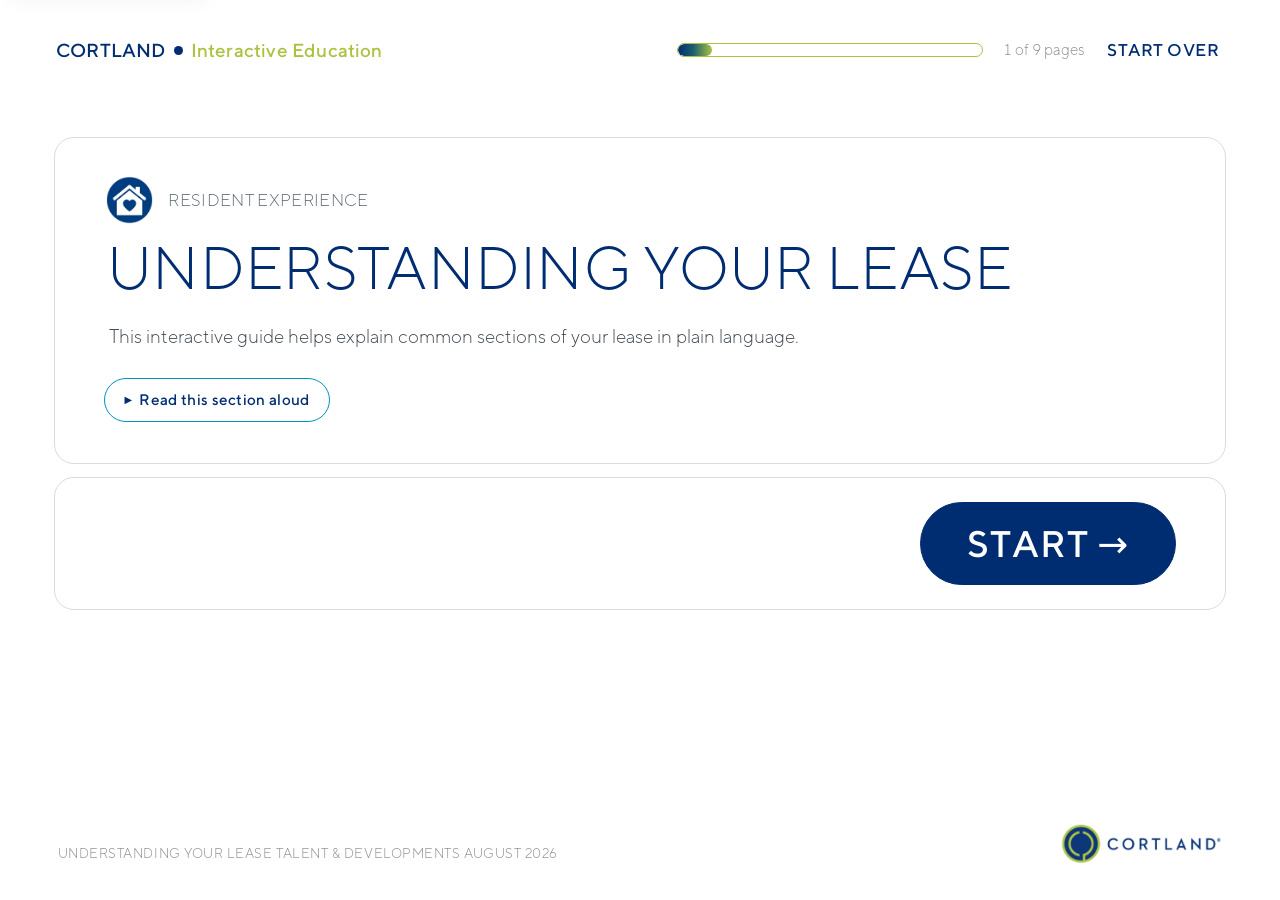
<file: lease-explainer-August-2026/standalone-src.html>
<!DOCTYPE html>
<html lang="en">
<head>
<meta charset="utf-8">
<meta name="viewport" content="width=device-width, initial-scale=1">
<title>Understanding Your Lease — Interactive Guide</title>
<meta name="description" content="An interactive, plain-language walkthrough of a residential apartment lease. All identifying information shown is fictional.">
<meta name="robots" content="noindex, nofollow">
<link rel="icon" href="data:,">
<meta name="ext-resource-dependency" content="assets/lease-page-01-sanitized.webp" data-resource-id="page01img">
<meta name="ext-resource-dependency" content="assets/text/lease-page-01.txt" data-resource-id="page01txt">
<meta name="ext-resource-dependency" content="assets/lease-page-02-sanitized.webp" data-resource-id="page02img">
<meta name="ext-resource-dependency" content="assets/text/lease-page-02.txt" data-resource-id="page02txt">
<meta name="ext-resource-dependency" content="assets/lease-page-03-sanitized.webp" data-resource-id="page03img">
<meta name="ext-resource-dependency" content="assets/text/lease-page-03.txt" data-resource-id="page03txt">
<meta name="ext-resource-dependency" content="assets/lease-page-04-sanitized.webp" data-resource-id="page04img">
<meta name="ext-resource-dependency" content="assets/text/lease-page-04.txt" data-resource-id="page04txt">
<meta name="ext-resource-dependency" content="assets/lease-page-05-sanitized.webp" data-resource-id="page05img">
<meta name="ext-resource-dependency" content="assets/text/lease-page-05.txt" data-resource-id="page05txt">
<meta name="ext-resource-dependency" content="assets/lease-page-06-sanitized.webp" data-resource-id="page06img">
<meta name="ext-resource-dependency" content="assets/text/lease-page-06.txt" data-resource-id="page06txt">
<meta name="ext-resource-dependency" content="assets/lease-page-07-sanitized.webp" data-resource-id="page07img">
<meta name="ext-resource-dependency" content="assets/text/lease-page-07.txt" data-resource-id="page07txt">
<meta name="ext-resource-dependency" content="assets/lease-page-08-sanitized.webp" data-resource-id="page08img">
<meta name="ext-resource-dependency" content="assets/text/lease-page-08.txt" data-resource-id="page08txt">
<meta name="ext-resource-dependency" content="assets/lease-page-09-sanitized.webp" data-resource-id="page09img">
<meta name="ext-resource-dependency" content="assets/text/lease-page-09.txt" data-resource-id="page09txt">
<link rel="stylesheet" href="css/styles.css">
<link rel="preload" as="image" href="assets/lease-page-01-sanitized.webp">
</head>
<body>

<a class="skip-link" href="#main">Skip to main content</a>

<div class="app">

  <header class="masthead">
    <div class="wordmark">CORTLAND <b aria-hidden="true"></b> <span>Interactive Education</span></div>
    <div class="spacer"></div>
    <div class="progress-chip" id="progressChip" hidden>
      <span class="progress-track"><span class="progress-fill" id="progressFill"></span></span>
      <span id="progressText">1 of 9 pages</span>
    </div>
    <button class="btn btn--ghost btn--sm" id="introBtn" type="button">Start over</button>
  </header>

  <main id="main">

    <!-- ═══════════════════════════════════ INTRO ═══════════════════════════ -->
    <section class="screen intro" id="intro" aria-labelledby="intro-h">
      <div class="intro__head sheet">
        <p class="intro__eyebrow">
          <span class="intro__badge" aria-hidden="true">
            <img src="assets/resident-experience-icon.png" alt="">
          </span>
          Resident Experience
        </p>
        <h1 id="intro-h" tabindex="-1">Understanding Your Lease</h1>
        <p class="intro__lede">
          This interactive guide helps explain common sections of your lease in plain language.
        </p>
      </div>

      <div class="intro__steps sheet">
        <div class="intro__cta">
          <button class="btn btn--primary" id="startBtn" type="button">START →</button>
        </div>
      </div>
    </section>

    <!-- ═══════════════════════════════ LEASE SCREEN ════════════════════════ -->
    <section class="screen" id="leaseScreen" aria-labelledby="pageHeading" hidden>

      <div class="pagehead sheet">
        <div class="pagehead__titles">
          <p class="pagehead__cat" id="pageCat"></p>
          <h2 id="pageHeading" tabindex="-1"></h2>
          <p class="pagehead__meta" id="pageMeta"></p>
        </div>
        <div class="spacer"></div>
        <div class="pagehead__tools">
          <button class="btn btn--sm" id="textBtn" type="button">
            <span class="ico" aria-hidden="true">☰</span> Read this page as text
          </button>
          <div class="sections">
            <button class="btn btn--sm" id="sectionsBtn" type="button"
                    aria-expanded="false" aria-haspopup="true" aria-controls="sectionsList">
              Lease Sections ▾
            </button>
            <ul class="sections__list" id="sectionsList" aria-label="Lease sections" hidden></ul>
          </div>
        </div>
      </div>

      <div class="leasebody sheet">
      <div class="work">

        <!-- ─────────────── document viewer ─────────────── -->
        <div class="docpane">
          <div class="viewer" id="viewer">
            <div class="doc" id="doc">
              <img class="doc__img" id="docImg" alt="" draggable="false" decoding="async">
              <div class="hs-layer" id="hsLayer" role="group"></div>
            </div>
          </div>

          <div class="doctools">
            <div class="guided" role="group" aria-label="Guided walkthrough">
              <button class="btn btn--sm" id="prevTerm" type="button">← Previous Term</button>
              <span class="guided__count" id="termCount" aria-live="off"></span>
              <button class="btn btn--sm" id="nextTerm" type="button">Next Term →</button>
            </div>
            <button class="btn btn--sm" id="fullPageBtn" type="button">View Full Page</button>
            <div class="spacer"></div>
            <span class="zoomstate" id="zoomState" aria-hidden="true">Full page</span>
          </div>

        </div>

        <!-- ─────────────── explanation panel ─────────────── -->
        <aside class="panel" id="panel" aria-labelledby="panel-heading">
          <h2 class="sr-only" id="panel-heading">Explanation</h2>
          <p class="sr-only" id="panelTitle" aria-hidden="true"></p>
          <div id="panelBody" aria-live="polite"></div>
          <p class="sr-only" id="panel-live">
            Selecting a provision updates the explanation panel beside the document.
          </p>
        </aside>

          <nav class="pagenav" aria-label="Lease page navigation">
            <span class="pagenav__count" id="pageCount"></span>
            <div class="pagenav__pill pagenav__pill--terms">
              <button class="btn" id="prevTermPill" type="button">← Last Term</button>
              <button class="btn" id="nextTermPill" type="button">Next Term →</button>
            </div>
            <div class="pagenav__pill">
              <button class="btn" id="prevPage" type="button">← Previous Page</button>
              <img class="pagenav__mark" src="assets/resident-experience-icon-green.png" alt="">
              <button class="btn" id="nextPage" type="button">Next Page →</button>
            </div>
          </nav>


      </div>
      </div>
    </section>

    <!-- ══════════════════════════════════ SUMMARY ══════════════════════════ -->
    <section class="screen summary sheet" id="summary" aria-labelledby="summary-h" hidden>
      <div class="summary__head">
        <p class="intro__eyebrow">Wrap-up</p>
        <h1 id="summary-h" tabindex="-1">What to carry forward</h1>
        <p class="summary__lede">
          Everything below is drawn from the pages you just walked through. Nothing new has been
          added. If there is a difference between this summary and the lease, the lease controls.
        </p>
      </div>
      <div class="summary__grid" id="summaryGrid"></div>
      <div class="summary__cta">
        <button class="btn btn--primary" id="ktBtn" type="button">Key Terms to Know →</button>
        <button class="btn" id="reviewBtn" type="button">Review Lease Again</button>
      </div>
    </section>

    <!-- ═══════════════════════════════ KEY TERMS ═══════════════════════════ -->
    <section class="screen keyterms sheet" id="keyTerms" aria-labelledby="keyterms-h" hidden>
      <div class="summary__head">
        <p class="intro__eyebrow">Reference</p>
        <h1 id="keyterms-h" tabindex="-1">Key Terms to Know</h1>
        <p class="summary__lede">
          General lease vocabulary drawn from the source material, gathered in one place.
        </p>
      </div>
      <div class="keyterms__body"><div class="precard" id="keyTermsBody"></div></div>
      <div class="summary__cta">
        <button class="btn" id="ktBackBtn" type="button">← Back to summary</button>
        <button class="btn btn--primary" id="reviewBtn2" type="button">Finish →</button>
      </div>
    </section>

    <!-- ══════════════════════════════════ THANK YOU ════════════════════════ -->
    <section class="screen thanks" id="thanks" aria-labelledby="thanks-h" hidden>
      <div class="thanks__titlecard">
        <p class="thanks__eyebrow">Thank you for completing Understanding Your Lease!</p>
      </div>
      <div class="thanks__card">
        <img class="thanks__art" src="assets/thanks-associate.png" alt="">
        <div class="thanks__copy">
          <h1 id="thanks-h" tabindex="-1">THANK YOU</h1>
          <p>For your participation and engagement throughout</p>
          <p>this learning experience.</p>
          <p>We hope the content provided useful knowledge,</p>
          <p>practical tools, and new perspectives that will</p>
          <p>support your success.</p>
          <p>Your commitment to continuous learning is</p>
          <p>appreciated and makes a meaningful impact.</p>
        </div>
        <div class="thanks__nav">
          <div class="pagenav__pill">
            <button class="btn" id="thanksBack" type="button">← Previous</button>
            <img class="pagenav__mark" src="assets/resident-experience-icon-green.png" alt="">
            <button class="btn" id="thanksHome" type="button">Home →</button>
          </div>
        </div>
      </div>
    </section>

  </main>

  <footer class="pagefoot">
    <p class="pagefoot__caption">Understanding Your Lease Talent &amp; Developments August 2026</p>
    <img class="pagefoot__mark" src="assets/cortland-logo.png" alt="Cortland">
  </footer>
</div>

<!-- text alternative -->
<dialog class="textdlg" id="textDlg" aria-labelledby="textDlgTitle">
  <div class="textdlg__head">
    <h2 id="textDlgTitle"></h2>
    <div class="spacer"></div>
    <form method="dialog"><button class="btn btn--sm" type="submit">Close</button></form>
  </div>
  <div class="textdlg__body"><pre id="textDlgBody"></pre></div>
</dialog>

<div class="sr-only" id="announcer" role="status" aria-live="polite"></div>

<template id="__bundler_thumbnail" data-bg-color="#002D72">
  <svg viewBox="0 0 1200 800" xmlns="http://www.w3.org/2000/svg">
    <rect width="1200" height="800" fill="#002D72"/>
    <rect x="430" y="190" width="340" height="440" rx="14" fill="#ffffff"/>
    <rect x="478" y="250" width="244" height="20" rx="6" fill="#002D72"/>
    <rect x="478" y="300" width="244" height="12" rx="6" fill="#c9d4e6"/>
    <rect x="478" y="330" width="200" height="12" rx="6" fill="#c9d4e6"/>
    <rect x="478" y="374" width="244" height="52" rx="8" fill="#0092BD"/>
    <rect x="478" y="452" width="244" height="12" rx="6" fill="#c9d4e6"/>
    <rect x="478" y="482" width="176" height="12" rx="6" fill="#c9d4e6"/>
    <rect x="478" y="530" width="120" height="44" rx="22" fill="#8FAD15"/>
  </svg>
</template>
<script src="js/bundle-standalone.js"></script>
</body>
</html>
</file>
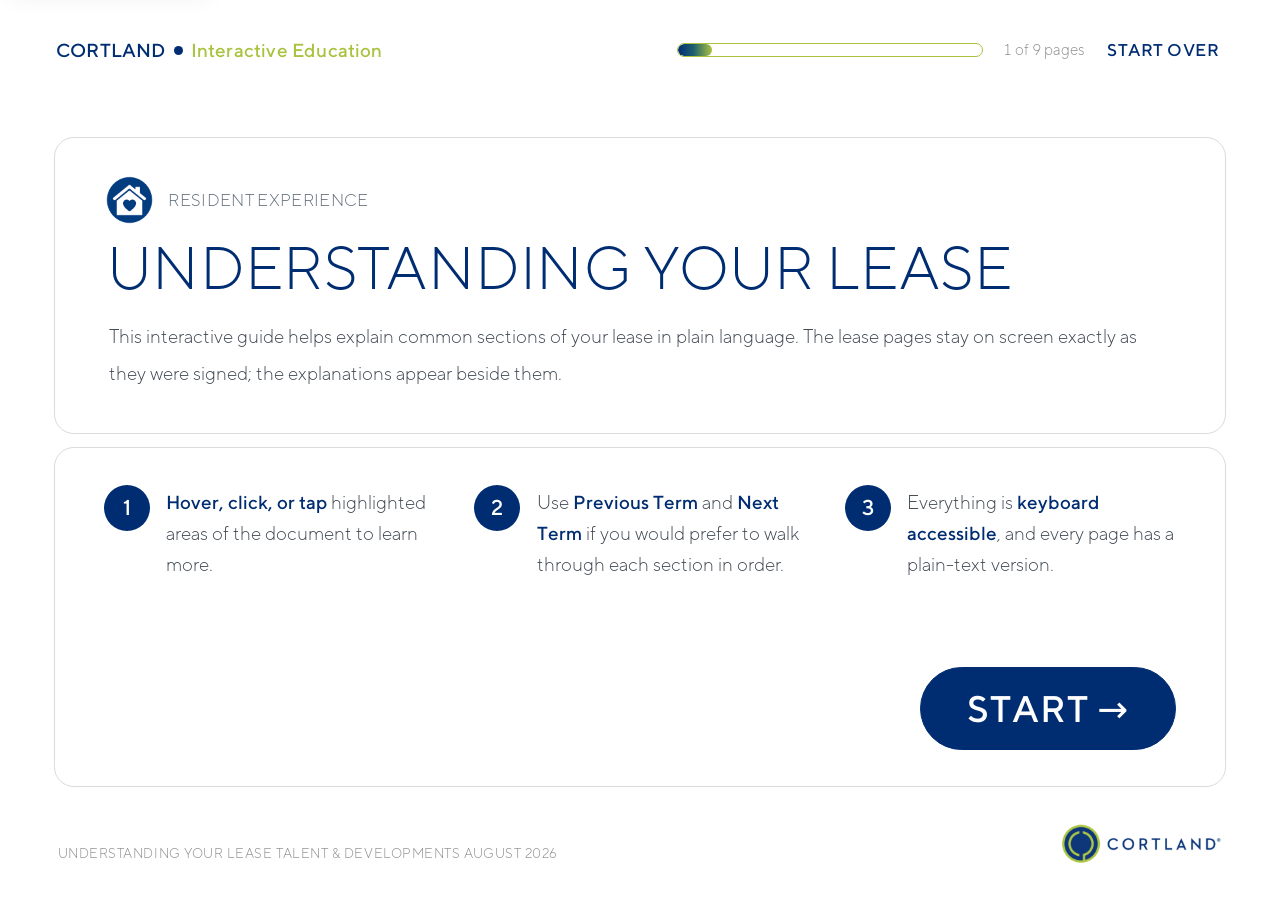
<file: understanding your lease 2026/standalone-src.html>
<!DOCTYPE html>
<html lang="en">
<head>
<meta charset="utf-8">
<meta name="viewport" content="width=device-width, initial-scale=1">
<title>Understanding Your Lease — Interactive Guide</title>
<meta name="description" content="An interactive, plain-language walkthrough of a residential apartment lease. All identifying information shown is fictional.">
<meta name="robots" content="noindex, nofollow">
<link rel="icon" href="data:,">
<meta name="ext-resource-dependency" content="assets/lease-page-01-sanitized.webp" data-resource-id="page01img">
<meta name="ext-resource-dependency" content="assets/text/lease-page-01.txt" data-resource-id="page01txt">
<meta name="ext-resource-dependency" content="assets/lease-page-02-sanitized.webp" data-resource-id="page02img">
<meta name="ext-resource-dependency" content="assets/text/lease-page-02.txt" data-resource-id="page02txt">
<meta name="ext-resource-dependency" content="assets/lease-page-03-sanitized.webp" data-resource-id="page03img">
<meta name="ext-resource-dependency" content="assets/text/lease-page-03.txt" data-resource-id="page03txt">
<meta name="ext-resource-dependency" content="assets/lease-page-04-sanitized.webp" data-resource-id="page04img">
<meta name="ext-resource-dependency" content="assets/text/lease-page-04.txt" data-resource-id="page04txt">
<meta name="ext-resource-dependency" content="assets/lease-page-05-sanitized.webp" data-resource-id="page05img">
<meta name="ext-resource-dependency" content="assets/text/lease-page-05.txt" data-resource-id="page05txt">
<meta name="ext-resource-dependency" content="assets/lease-page-06-sanitized.webp" data-resource-id="page06img">
<meta name="ext-resource-dependency" content="assets/text/lease-page-06.txt" data-resource-id="page06txt">
<meta name="ext-resource-dependency" content="assets/lease-page-07-sanitized.webp" data-resource-id="page07img">
<meta name="ext-resource-dependency" content="assets/text/lease-page-07.txt" data-resource-id="page07txt">
<meta name="ext-resource-dependency" content="assets/lease-page-08-sanitized.webp" data-resource-id="page08img">
<meta name="ext-resource-dependency" content="assets/text/lease-page-08.txt" data-resource-id="page08txt">
<meta name="ext-resource-dependency" content="assets/lease-page-09-sanitized.webp" data-resource-id="page09img">
<meta name="ext-resource-dependency" content="assets/text/lease-page-09.txt" data-resource-id="page09txt">
<link rel="stylesheet" href="css/styles.css">
<link rel="preload" as="image" href="assets/lease-page-01-sanitized.webp">
</head>
<body>

<a class="skip-link" href="#main">Skip to main content</a>

<div class="app">

  <header class="masthead">
    <div class="wordmark">CORTLAND <b aria-hidden="true"></b> <span>Interactive Education</span></div>
    <div class="spacer"></div>
    <div class="progress-chip" id="progressChip" hidden>
      <span class="progress-track"><span class="progress-fill" id="progressFill"></span></span>
      <span id="progressText">1 of 9 pages</span>
    </div>
    <button class="btn btn--ghost btn--sm" id="introBtn" type="button">Start over</button>
  </header>

  <main id="main">

    <!-- ═══════════════════════════════════ INTRO ═══════════════════════════ -->
    <section class="screen intro" id="intro" aria-labelledby="intro-h">
      <div class="intro__head sheet">
        <p class="intro__eyebrow">
          <span class="intro__badge" aria-hidden="true">
            <img src="assets/resident-experience-icon.png" alt="">
          </span>
          Resident Experience
        </p>
        <h1 id="intro-h" tabindex="-1">Understanding Your Lease</h1>
        <p class="intro__lede">
          This interactive guide helps explain common sections of your lease in plain language.
          The lease pages stay on screen exactly as they were signed; the explanations appear
          beside them.
        </p>
      </div>

      <div class="intro__steps sheet">
        <div class="intro__how">
          <div class="how">
            <span class="how__n" aria-hidden="true">1</span>
            <p><strong>Hover, click, or tap</strong> highlighted areas of the document to learn more.</p>
          </div>
          <div class="how">
            <span class="how__n" aria-hidden="true">2</span>
            <p>Use <strong>Previous Term</strong> and <strong>Next Term</strong> if you would prefer
               to walk through each section in order.</p>
          </div>
          <div class="how">
            <span class="how__n" aria-hidden="true">3</span>
            <p>Everything is <strong>keyboard accessible</strong>, and every page has a
               plain-text version.</p>
          </div>
        </div>

        <div class="intro__cta">
          <button class="btn btn--primary" id="startBtn" type="button">START →</button>
        </div>
      </div>
    </section>

    <!-- ═══════════════════════════════ LEASE SCREEN ════════════════════════ -->
    <section class="screen" id="leaseScreen" aria-labelledby="pageHeading" hidden>

      <div class="pagehead sheet">
        <div class="pagehead__titles">
          <p class="pagehead__cat" id="pageCat"></p>
          <h2 id="pageHeading" tabindex="-1"></h2>
          <p class="pagehead__meta" id="pageMeta"></p>
        </div>
        <div class="spacer"></div>
        <div class="pagehead__tools">
          <button class="btn btn--sm" id="textBtn" type="button">
            <span class="ico" aria-hidden="true">☰</span> Read this page as text
          </button>
          <div class="sections">
            <button class="btn btn--sm" id="sectionsBtn" type="button"
                    aria-expanded="false" aria-haspopup="true" aria-controls="sectionsList">
              Lease Sections ▾
            </button>
            <ul class="sections__list" id="sectionsList" aria-label="Lease sections" hidden></ul>
          </div>
        </div>
      </div>

      <div class="leasebody sheet">
      <div class="work">

        <!-- ─────────────── document viewer ─────────────── -->
        <div class="docpane">
          <div class="viewer" id="viewer">
            <div class="doc" id="doc">
              <img class="doc__img" id="docImg" alt="" draggable="false" decoding="async">
              <div class="hs-layer" id="hsLayer" role="group"></div>
            </div>
          </div>

          <div class="doctools">
            <div class="guided" role="group" aria-label="Guided walkthrough">
              <button class="btn btn--sm" id="prevTerm" type="button">← Previous Term</button>
              <span class="guided__count" id="termCount" aria-live="off"></span>
              <button class="btn btn--sm" id="nextTerm" type="button">Next Term →</button>
            </div>
            <button class="btn btn--sm" id="fullPageBtn" type="button">View Full Page</button>
            <div class="spacer"></div>
            <span class="zoomstate" id="zoomState" aria-hidden="true">Full page</span>
          </div>

        </div>

        <!-- ─────────────── explanation panel ─────────────── -->
        <aside class="panel" id="panel" aria-labelledby="panel-heading">
          <h2 class="sr-only" id="panel-heading">Explanation</h2>
          <p class="sr-only" id="panelTitle" aria-hidden="true"></p>
          <div id="panelBody" aria-live="polite"></div>
          <p class="sr-only" id="panel-live">
            Selecting a provision updates the explanation panel beside the document.
          </p>
        </aside>

          <nav class="pagenav" aria-label="Lease page navigation">
            <span class="pagenav__count" id="pageCount"></span>
            <div class="pagenav__pill pagenav__pill--terms">
              <button class="btn" id="prevTermPill" type="button">← Last Term</button>
              <button class="btn" id="nextTermPill" type="button">Next Term →</button>
            </div>
            <div class="pagenav__pill">
              <button class="btn" id="prevPage" type="button">← Previous Page</button>
              <img class="pagenav__mark" src="assets/resident-experience-icon-green.png" alt="">
              <button class="btn" id="nextPage" type="button">Next Page →</button>
            </div>
          </nav>


      </div>
      </div>
    </section>

    <!-- ══════════════════════════════════ SUMMARY ══════════════════════════ -->
    <section class="screen summary sheet" id="summary" aria-labelledby="summary-h" hidden>
      <div class="summary__head">
        <p class="intro__eyebrow">Wrap-up</p>
        <h1 id="summary-h" tabindex="-1">What to carry forward</h1>
        <p class="summary__lede">
          Everything below is drawn from the pages you just walked through. Nothing new has been
          added. If there is a difference between this summary and the lease, the lease controls.
        </p>
      </div>
      <div class="summary__grid" id="summaryGrid"></div>
      <div class="summary__cta">
        <button class="btn btn--primary" id="ktBtn" type="button">Key Terms to Know →</button>
        <button class="btn" id="reviewBtn" type="button">Review Lease Again</button>
      </div>
    </section>

    <!-- ═══════════════════════════════ KEY TERMS ═══════════════════════════ -->
    <section class="screen keyterms sheet" id="keyTerms" aria-labelledby="keyterms-h" hidden>
      <div class="summary__head">
        <p class="intro__eyebrow">Reference</p>
        <h1 id="keyterms-h" tabindex="-1">Key Terms to Know</h1>
        <p class="summary__lede">
          General lease vocabulary drawn from the source material, gathered in one place.
        </p>
      </div>
      <div class="keyterms__body"><div class="precard" id="keyTermsBody"></div></div>
      <div class="summary__cta">
        <button class="btn" id="ktBackBtn" type="button">← Back to summary</button>
        <button class="btn btn--primary" id="reviewBtn2" type="button">Finish →</button>
      </div>
    </section>

    <!-- ══════════════════════════════════ THANK YOU ════════════════════════ -->
    <section class="screen thanks" id="thanks" aria-labelledby="thanks-h" hidden>
      <div class="thanks__titlecard">
        <p class="thanks__eyebrow">Thank you for completing Understanding Your Lease!</p>
      </div>
      <div class="thanks__card">
        <img class="thanks__art" src="assets/thanks-associate.png" alt="">
        <div class="thanks__copy">
          <h1 id="thanks-h" tabindex="-1">THANK YOU</h1>
          <p>For your participation and engagement throughout</p>
          <p>this learning experience.</p>
          <p>We hope the content provided useful knowledge,</p>
          <p>practical tools, and new perspectives that will</p>
          <p>support your success.</p>
          <p>Your commitment to continuous learning is</p>
          <p>appreciated and makes a meaningful impact.</p>
        </div>
        <div class="thanks__nav">
          <div class="pagenav__pill">
            <button class="btn" id="thanksBack" type="button">← Previous</button>
            <img class="pagenav__mark" src="assets/resident-experience-icon-green.png" alt="">
            <button class="btn" id="thanksHome" type="button">Home →</button>
          </div>
        </div>
      </div>
    </section>

  </main>

  <footer class="pagefoot">
    <p class="pagefoot__caption">Understanding Your Lease Talent &amp; Developments August 2026</p>
    <img class="pagefoot__mark" src="assets/cortland-logo.png" alt="Cortland">
  </footer>
</div>

<!-- text alternative -->
<dialog class="textdlg" id="textDlg" aria-labelledby="textDlgTitle">
  <div class="textdlg__head">
    <h2 id="textDlgTitle"></h2>
    <div class="spacer"></div>
    <form method="dialog"><button class="btn btn--sm" type="submit">Close</button></form>
  </div>
  <div class="textdlg__body"><pre id="textDlgBody"></pre></div>
</dialog>

<div class="sr-only" id="announcer" role="status" aria-live="polite"></div>

<template id="__bundler_thumbnail" data-bg-color="#002D72">
  <svg viewBox="0 0 1200 800" xmlns="http://www.w3.org/2000/svg">
    <rect width="1200" height="800" fill="#002D72"/>
    <rect x="430" y="190" width="340" height="440" rx="14" fill="#ffffff"/>
    <rect x="478" y="250" width="244" height="20" rx="6" fill="#002D72"/>
    <rect x="478" y="300" width="244" height="12" rx="6" fill="#c9d4e6"/>
    <rect x="478" y="330" width="200" height="12" rx="6" fill="#c9d4e6"/>
    <rect x="478" y="374" width="244" height="52" rx="8" fill="#0092BD"/>
    <rect x="478" y="452" width="244" height="12" rx="6" fill="#c9d4e6"/>
    <rect x="478" y="482" width="176" height="12" rx="6" fill="#c9d4e6"/>
    <rect x="478" y="530" width="120" height="44" rx="22" fill="#8FAD15"/>
  </svg>
</template>
<script src="js/bundle-standalone.js"></script>
</body>
</html>
</file>
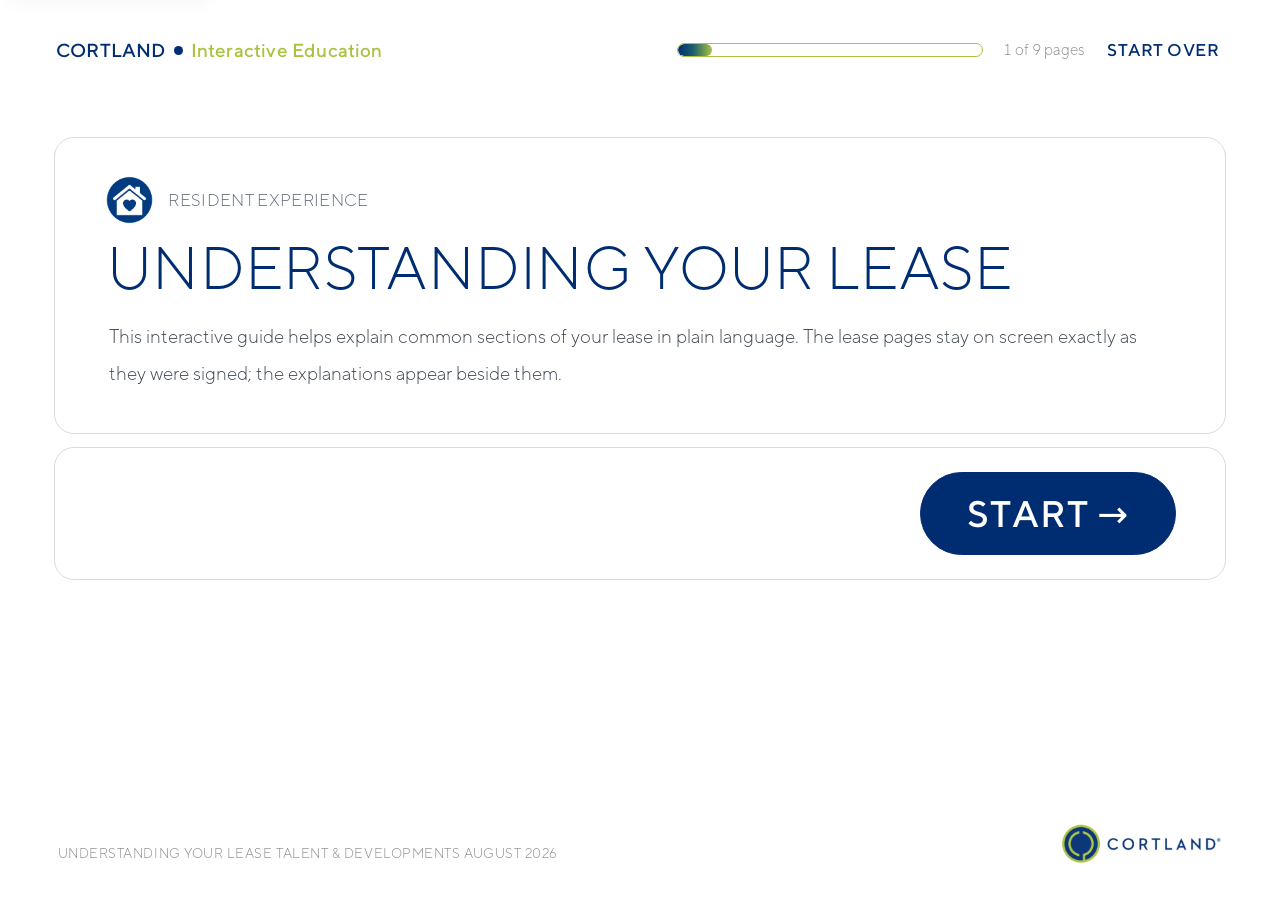
<file: UYLF/standalone-src.html>
<!DOCTYPE html>
<html lang="en">
<head>
<meta charset="utf-8">
<meta name="viewport" content="width=device-width, initial-scale=1">
<title>Understanding Your Lease — Interactive Guide</title>
<meta name="description" content="An interactive, plain-language walkthrough of a residential apartment lease. All identifying information shown is fictional.">
<meta name="robots" content="noindex, nofollow">
<link rel="icon" href="data:,">
<meta name="ext-resource-dependency" content="assets/lease-page-01-sanitized.webp" data-resource-id="page01img">
<meta name="ext-resource-dependency" content="assets/text/lease-page-01.txt" data-resource-id="page01txt">
<meta name="ext-resource-dependency" content="assets/lease-page-02-sanitized.webp" data-resource-id="page02img">
<meta name="ext-resource-dependency" content="assets/text/lease-page-02.txt" data-resource-id="page02txt">
<meta name="ext-resource-dependency" content="assets/lease-page-03-sanitized.webp" data-resource-id="page03img">
<meta name="ext-resource-dependency" content="assets/text/lease-page-03.txt" data-resource-id="page03txt">
<meta name="ext-resource-dependency" content="assets/lease-page-04-sanitized.webp" data-resource-id="page04img">
<meta name="ext-resource-dependency" content="assets/text/lease-page-04.txt" data-resource-id="page04txt">
<meta name="ext-resource-dependency" content="assets/lease-page-05-sanitized.webp" data-resource-id="page05img">
<meta name="ext-resource-dependency" content="assets/text/lease-page-05.txt" data-resource-id="page05txt">
<meta name="ext-resource-dependency" content="assets/lease-page-06-sanitized.webp" data-resource-id="page06img">
<meta name="ext-resource-dependency" content="assets/text/lease-page-06.txt" data-resource-id="page06txt">
<meta name="ext-resource-dependency" content="assets/lease-page-07-sanitized.webp" data-resource-id="page07img">
<meta name="ext-resource-dependency" content="assets/text/lease-page-07.txt" data-resource-id="page07txt">
<meta name="ext-resource-dependency" content="assets/lease-page-08-sanitized.webp" data-resource-id="page08img">
<meta name="ext-resource-dependency" content="assets/text/lease-page-08.txt" data-resource-id="page08txt">
<meta name="ext-resource-dependency" content="assets/lease-page-09-sanitized.webp" data-resource-id="page09img">
<meta name="ext-resource-dependency" content="assets/text/lease-page-09.txt" data-resource-id="page09txt">
<link rel="stylesheet" href="css/styles.css">
<link rel="preload" as="image" href="assets/lease-page-01-sanitized.webp">
</head>
<body>

<a class="skip-link" href="#main">Skip to main content</a>

<div class="app">

  <header class="masthead">
    <div class="wordmark">CORTLAND <b aria-hidden="true"></b> <span>Interactive Education</span></div>
    <div class="spacer"></div>
    <div class="progress-chip" id="progressChip" hidden>
      <span class="progress-track"><span class="progress-fill" id="progressFill"></span></span>
      <span id="progressText">1 of 9 pages</span>
    </div>
    <button class="btn btn--ghost btn--sm" id="introBtn" type="button">Start over</button>
  </header>

  <main id="main">

    <!-- ═══════════════════════════════════ INTRO ═══════════════════════════ -->
    <section class="screen intro" id="intro" aria-labelledby="intro-h">
      <div class="intro__head sheet">
        <p class="intro__eyebrow">
          <span class="intro__badge" aria-hidden="true">
            <img src="assets/resident-experience-icon.png" alt="">
          </span>
          Resident Experience
        </p>
        <h1 id="intro-h" tabindex="-1">Understanding Your Lease</h1>
        <p class="intro__lede">
          This interactive guide helps explain common sections of your lease in plain language.
          The lease pages stay on screen exactly as they were signed; the explanations appear
          beside them.
        </p>
      </div>

      <div class="intro__steps sheet">
        <div class="intro__cta">
          <button class="btn btn--primary" id="startBtn" type="button">START →</button>
        </div>
      </div>
    </section>

    <!-- ═══════════════════════════════ LEASE SCREEN ════════════════════════ -->
    <section class="screen" id="leaseScreen" aria-labelledby="pageHeading" hidden>

      <div class="pagehead sheet">
        <div class="pagehead__titles">
          <p class="pagehead__cat" id="pageCat"></p>
          <h2 id="pageHeading" tabindex="-1"></h2>
          <p class="pagehead__meta" id="pageMeta"></p>
        </div>
        <div class="spacer"></div>
        <div class="pagehead__tools">
          <button class="btn btn--sm" id="textBtn" type="button">
            <span class="ico" aria-hidden="true">☰</span> Read this page as text
          </button>
          <div class="sections">
            <button class="btn btn--sm" id="sectionsBtn" type="button"
                    aria-expanded="false" aria-haspopup="true" aria-controls="sectionsList">
              Lease Sections ▾
            </button>
            <ul class="sections__list" id="sectionsList" aria-label="Lease sections" hidden></ul>
          </div>
        </div>
      </div>

      <div class="leasebody sheet">
      <div class="work">

        <!-- ─────────────── document viewer ─────────────── -->
        <div class="docpane">
          <div class="viewer" id="viewer">
            <div class="doc" id="doc">
              <img class="doc__img" id="docImg" alt="" draggable="false" decoding="async">
              <div class="hs-layer" id="hsLayer" role="group"></div>
            </div>
          </div>

          <div class="doctools">
            <div class="guided" role="group" aria-label="Guided walkthrough">
              <button class="btn btn--sm" id="prevTerm" type="button">← Previous Term</button>
              <span class="guided__count" id="termCount" aria-live="off"></span>
              <button class="btn btn--sm" id="nextTerm" type="button">Next Term →</button>
            </div>
            <button class="btn btn--sm" id="fullPageBtn" type="button">View Full Page</button>
            <div class="spacer"></div>
            <span class="zoomstate" id="zoomState" aria-hidden="true">Full page</span>
          </div>

        </div>

        <!-- ─────────────── explanation panel ─────────────── -->
        <aside class="panel" id="panel" aria-labelledby="panel-heading">
          <h2 class="sr-only" id="panel-heading">Explanation</h2>
          <p class="sr-only" id="panelTitle" aria-hidden="true"></p>
          <div id="panelBody" aria-live="polite"></div>
          <p class="sr-only" id="panel-live">
            Selecting a provision updates the explanation panel beside the document.
          </p>
        </aside>

          <nav class="pagenav" aria-label="Lease page navigation">
            <span class="pagenav__count" id="pageCount"></span>
            <div class="pagenav__pill pagenav__pill--terms">
              <button class="btn" id="prevTermPill" type="button">← Last Term</button>
              <button class="btn" id="nextTermPill" type="button">Next Term →</button>
            </div>
            <div class="pagenav__pill">
              <button class="btn" id="prevPage" type="button">← Previous Page</button>
              <img class="pagenav__mark" src="assets/resident-experience-icon-green.png" alt="">
              <button class="btn" id="nextPage" type="button">Next Page →</button>
            </div>
          </nav>


      </div>
      </div>
    </section>

    <!-- ══════════════════════════════════ SUMMARY ══════════════════════════ -->
    <section class="screen summary sheet" id="summary" aria-labelledby="summary-h" hidden>
      <div class="summary__head">
        <p class="intro__eyebrow">Wrap-up</p>
        <h1 id="summary-h" tabindex="-1">What to carry forward</h1>
        <p class="summary__lede">
          Everything below is drawn from the pages you just walked through. Nothing new has been
          added. If there is a difference between this summary and the lease, the lease controls.
        </p>
      </div>
      <div class="summary__grid" id="summaryGrid"></div>
      <div class="summary__cta">
        <button class="btn btn--primary" id="ktBtn" type="button">Key Terms to Know →</button>
        <button class="btn" id="reviewBtn" type="button">Review Lease Again</button>
      </div>
    </section>

    <!-- ═══════════════════════════════ KEY TERMS ═══════════════════════════ -->
    <section class="screen keyterms sheet" id="keyTerms" aria-labelledby="keyterms-h" hidden>
      <div class="summary__head">
        <p class="intro__eyebrow">Reference</p>
        <h1 id="keyterms-h" tabindex="-1">Key Terms to Know</h1>
        <p class="summary__lede">
          General lease vocabulary drawn from the source material, gathered in one place.
        </p>
      </div>
      <div class="keyterms__body"><div class="precard" id="keyTermsBody"></div></div>
      <div class="summary__cta">
        <button class="btn" id="ktBackBtn" type="button">← Back to summary</button>
        <button class="btn btn--primary" id="reviewBtn2" type="button">Finish →</button>
      </div>
    </section>

    <!-- ══════════════════════════════════ THANK YOU ════════════════════════ -->
    <section class="screen thanks" id="thanks" aria-labelledby="thanks-h" hidden>
      <div class="thanks__titlecard">
        <p class="thanks__eyebrow">Thank you for completing Understanding Your Lease!</p>
      </div>
      <div class="thanks__card">
        <img class="thanks__art" src="assets/thanks-associate.png" alt="">
        <div class="thanks__copy">
          <h1 id="thanks-h" tabindex="-1">THANK YOU</h1>
          <p>For your participation and engagement throughout</p>
          <p>this learning experience.</p>
          <p>We hope the content provided useful knowledge,</p>
          <p>practical tools, and new perspectives that will</p>
          <p>support your success.</p>
          <p>Your commitment to continuous learning is</p>
          <p>appreciated and makes a meaningful impact.</p>
        </div>
        <div class="thanks__nav">
          <div class="pagenav__pill">
            <button class="btn" id="thanksBack" type="button">← Previous</button>
            <img class="pagenav__mark" src="assets/resident-experience-icon-green.png" alt="">
            <button class="btn" id="thanksHome" type="button">Home →</button>
          </div>
        </div>
      </div>
    </section>

  </main>

  <footer class="pagefoot">
    <p class="pagefoot__caption">Understanding Your Lease Talent &amp; Developments August 2026</p>
    <img class="pagefoot__mark" src="assets/cortland-logo.png" alt="Cortland">
  </footer>
</div>

<!-- text alternative -->
<dialog class="textdlg" id="textDlg" aria-labelledby="textDlgTitle">
  <div class="textdlg__head">
    <h2 id="textDlgTitle"></h2>
    <div class="spacer"></div>
    <form method="dialog"><button class="btn btn--sm" type="submit">Close</button></form>
  </div>
  <div class="textdlg__body"><pre id="textDlgBody"></pre></div>
</dialog>

<div class="sr-only" id="announcer" role="status" aria-live="polite"></div>

<template id="__bundler_thumbnail" data-bg-color="#002D72">
  <svg viewBox="0 0 1200 800" xmlns="http://www.w3.org/2000/svg">
    <rect width="1200" height="800" fill="#002D72"/>
    <rect x="430" y="190" width="340" height="440" rx="14" fill="#ffffff"/>
    <rect x="478" y="250" width="244" height="20" rx="6" fill="#002D72"/>
    <rect x="478" y="300" width="244" height="12" rx="6" fill="#c9d4e6"/>
    <rect x="478" y="330" width="200" height="12" rx="6" fill="#c9d4e6"/>
    <rect x="478" y="374" width="244" height="52" rx="8" fill="#0092BD"/>
    <rect x="478" y="452" width="244" height="12" rx="6" fill="#c9d4e6"/>
    <rect x="478" y="482" width="176" height="12" rx="6" fill="#c9d4e6"/>
    <rect x="478" y="530" width="120" height="44" rx="22" fill="#8FAD15"/>
  </svg>
</template>
<script src="js/bundle-standalone.js"></script>
</body>
</html>
</file>
<file: lease-explainer-2026-v5/css/styles.css>
/* ===========================================================================
   Interactive Residential Lease Explainer
   The lease page is the dominant visual. Everything here stays quiet.
   =========================================================================== */

@font-face{font-family:"TT Norms";src:url("../assets/fonts/TTNorms-Light.otf") format("opentype");font-weight:300;font-style:normal;font-display:swap}
@font-face{font-family:"TT Norms";src:url("../assets/fonts/TTNorms-Medium.otf") format("opentype");font-weight:500;font-style:normal;font-display:swap}

:root {
  --ink:            #191c1f;
  --ink-2:          #3d4650;
  --ink-3:          #64707c;
  --line:           #dfe3e7;
  --line-2:         #eceef1;
  --paper:          #ffffff;
  --shell:          #f4f5f7;
  --panel:          #ffffff;

  --accent:         #17566d;   /* deep teal — selection / active */
  --accent-ink:     #0e3c4d;
  --accent-soft:    #eef4f7;
  --tint:           rgba(23, 86, 109, 0.11);   /* <= 12% alpha, multiply */
  --tint-hover:     rgba(23, 86, 109, 0.075);

  --focus:          #9a3412;   /* distinct from selection, 5.9:1 on white */
  --flag:           #8a5300;
  --flag-soft:      #fdf6e8;

  --radius:         10.8px;
  --radius-sm:      7.2px;
  --shadow-1:       0 1px 2px rgba(16,24,32,.05), 0 2px 7.2px rgba(16,24,32,.045);
  --shadow-2:       0 2px 3.6px rgba(16,24,32,.06), 0 9px 25.2px rgba(16,24,32,.075);

  --ease:           cubic-bezier(0.4, 0, 0.2, 1);
  --dur:            280ms;

  --ui: ui-sans-serif, system-ui, -apple-system, "Segoe UI", Inter, Roboto,
        "Helvetica Neue", Arial, sans-serif;
  --doc: ui-serif, Georgia, "Times New Roman", serif;
}

* { box-sizing: border-box; }

html { -webkit-text-size-adjust: 100%; }

body {
  margin: 0;
  font-family: var(--ui);
  font-size: 14.4px;
  line-height: 1.55;
  color: var(--ink);
  background: linear-gradient(180deg, #0a2a5e 0%, #164a72 26%, #3d7a63 56%, #8bb246 80%, #a9c23f 100%);
  background-attachment: fixed;
  -webkit-font-smoothing: antialiased;
}

h1, h2, h3, h4 { margin: 0; font-weight: 620; letter-spacing: -0.011em; line-height: 1.25; }
p { margin: 0; }
button { font: inherit; color: inherit; }

.sr-only {
  position: absolute; width: 1px; height: 1px; padding: 0; margin: -1px;
  overflow: hidden; clip: rect(0 0 0 0); white-space: nowrap; border: 0;
}

.skip-link {
  position: absolute; left: 10.8px; top: -54px; z-index: 100;
  background: var(--paper); color: var(--ink);
  padding: 9px 14.4px; border-radius: var(--radius-sm);
  box-shadow: var(--shadow-2); text-decoration: none; font-weight: 600;
  transition: top 160ms var(--ease);
}
.skip-link:focus { top: 10.8px; }

/* --- focus ------------------------------------------------------------- */
:focus-visible {
  outline: 3px solid var(--focus);
  outline-offset: 2px;
  border-radius: 3.6px;
}

/* ===========================================================================
   Shell
   =========================================================================== */
.app {
  max-width: 1512px; margin: 0 auto; min-height: 100vh;
  background: #fff; padding: 0 54px 30.6px;
  display: flex; flex-direction: column;
}
.app > main { flex: 1 1 auto; }

.masthead {
  display: flex; align-items: center; gap: 18px; flex-wrap: wrap;
  padding: 30.6px 2px 27px;
  font-family: "TT Norms", Poppins, system-ui, sans-serif;
}
.masthead .wordmark {
  display: flex; align-items: center; gap: 8.1px;
  font-size: 18.9px; font-weight: 500; letter-spacing: .01em; color: #002D72;
}
.masthead .wordmark b {
  width: 9px; height: 9px; border-radius: 50%; background: #002D72;
}
.masthead .wordmark span { color: #A9C23F; font-weight: 400; }
#introBtn {
  font-family: "TT Norms", Poppins, system-ui, sans-serif;
  font-size: 17.1px; font-weight: 500; letter-spacing: .03em;
  text-transform: uppercase; color: #002D72; padding: 5.4px 3.6px;
}
#introBtn:hover:not(:disabled) { background: transparent; color: #001f52; }
.masthead .spacer { flex: 1 1 auto; }

.progress-chip {
  display: inline-flex; align-items: center; gap: 19.8px;
  font-family: "TT Norms", Poppins, system-ui, sans-serif;
  font-size: 15.3px; font-weight: 300; color: #8a8a8a; font-variant-numeric: tabular-nums;
}
.progress-track {
  width: 306px; height: 13.5px; border-radius: 999px; background: #fff;
  border: 1.5px solid #A9C23F; overflow: hidden;
}
.progress-fill {
  display: block; height: 100%; border-radius: 999px;
  background: linear-gradient(90deg, #002D72 0%, #1d5f6e 45%, #A9C23F 100%);
  transition: width var(--dur) var(--ease);
}

/* ===========================================================================
   Buttons
   =========================================================================== */
.btn {
  display: inline-flex; align-items: center; justify-content: center; gap: 6.3px;
  min-height: 36px; padding: 7.2px 13.5px;
  background: var(--paper); color: var(--ink);
  border: 1px solid var(--line); border-radius: var(--radius-sm);
  font-size: 12.6px; font-weight: 560; cursor: pointer;
  transition: background 140ms var(--ease), border-color 140ms var(--ease),
              color 140ms var(--ease);
}
.btn:hover:not(:disabled) { background: #fafbfc; border-color: #cfd6dc; }
.btn:disabled { opacity: .42; cursor: not-allowed; }
.btn--primary {
  background: #002D72; border-color: #002D72; color: #fff;
}
.btn--primary:hover:not(:disabled) { background: #001f52; border-color: #001f52; }
.btn--ghost { background: transparent; border-color: transparent; color: var(--ink-2); }
.btn--ghost:hover:not(:disabled) { background: #eceef1; color: var(--ink); }
.btn--sm { min-height: 30.6px; padding: 4.5px 9.9px; font-size: 11.7px; }
.btn .ico { font-size: 13.5px; line-height: 1; }

/* ===========================================================================
   Screens
   =========================================================================== */
.screen[hidden] { display: none !important; }

/* ---------- intro / summary shared card look ---------- */
.sheet {
  background: var(--panel); border: 1px solid var(--line);
  border-radius: var(--radius); box-shadow: var(--shadow-1);
}

.intro { margin: 40px 0 0; }
.intro__head, .intro__steps {
  border: 1px solid #d8dcdf; border-radius: 19.8px; box-shadow: none;
  font-family: "TT Norms", Poppins, system-ui, sans-serif;
}
.intro__head { padding: 36px 48.6px 41.4px; }
.intro__steps { margin-top: 12.6px; padding: 39.6px 48.6px 36px; }
.intro__eyebrow {
  display: flex; align-items: center; gap: 12.6px;
  font-size: 17.1px; font-weight: 300; letter-spacing: .02em; text-transform: uppercase;
  color: var(--ink-3); margin-bottom: 9px;
}
.intro__badge {
  flex: 0 0 auto; width: 52px; height: 52px; border-radius: 50%;
  background: transparent; display: grid; place-items: center;
}
.intro__badge img { width: 47.6px; height: 47.6px; object-fit: contain; }
.intro h1 {
  font-size: clamp(36px, 4.7vw, 66.6px); letter-spacing: .005em;
  color: #002D72; font-weight: 300; text-transform: uppercase; line-height: 1.05;
  margin-left: 3.6px;
}
.intro__lede {
  margin: 19.8px 0 0 5.4px; font-size: 18.9px; line-height: 1.95; color: #3d4650;
  font-weight: 300; max-width: 100ch;
}
.intro__how {
  display: grid; gap: 39.6px; grid-template-columns: repeat(auto-fit, minmax(252px, 1fr));
}
.how { display: flex; gap: 16.2px; align-items: flex-start; }
.how__n {
  flex: 0 0 auto; width: 46px; height: 46px; border-radius: 50%;
  background: #002D72; color: #fff;
  font-size: 21.6px; font-weight: 500; display: grid; place-items: center;
  margin-top: -2px;
}
.how p { font-size: 18.9px; color: #3d4650; line-height: 1.65; font-weight: 300; }
.how strong { color: #002D72; font-weight: 500; }

.notices { padding: 0 39.6px 30.6px; display: grid; gap: 10.8px; }
.notice {
  display: flex; gap: 11.7px; align-items: flex-start;
  padding: 13.5px 15.3px; border-radius: var(--radius-sm);
  font-size: 12.6px; line-height: 1.55;
  border: 1px solid var(--line); background: #fbfcfd; color: var(--ink-2);
}
.notice__label {
  flex: 0 0 auto; font-size: 9.9px; font-weight: 700; letter-spacing: .07em;
  text-transform: uppercase; color: var(--ink-3); padding-top: 2px; width: 66.6px;
}
.notice--privacy { background: var(--accent-soft); border-color: #d3e2e9; }
.notice--privacy .notice__label { color: var(--accent-ink); }
.notice strong { color: var(--ink); font-weight: 620; }

.precards {
  padding: 0 39.6px 27px; display: grid; gap: 18px;
  grid-template-columns: repeat(auto-fit, minmax(288px, 1fr));
}
.precard { border: 1px solid var(--line); border-radius: var(--radius); padding: 19.8px 19.8px 18px; }
.precard h2 { font-size: 14.4px; }
.precard__note { margin-top: 7.2px; font-size: 11.7px; color: var(--ink-3); line-height: 1.5; }
.precard ol, .precard ul { margin: 14.4px 0 0; padding: 0; list-style: none; display: grid; gap: 9.9px; }
.precard li { font-size: 12.6px; line-height: 1.5; color: var(--ink-2); }
.precard li b { color: var(--ink); font-weight: 620; display: block; }
.precard--num { counter-reset: c; }
.precard--num li { counter-increment: c; display: grid; grid-template-columns: 23.4px 1fr; gap: 3.6px; }
.precard--num li b::before {
  content: counter(c) ". "; color: var(--ink-3); font-weight: 600;
}
.precard--num li b { grid-column: 1 / -1; }
.precard--num li span { grid-column: 1 / -1; }

.intro__cta { margin-top: 86.4px; display: flex; gap: 10.8px; flex-wrap: wrap; align-items: center; justify-content: flex-end; }
.btn--pill {
  border-radius: 999px; min-height: 59.4px; padding: 10.8px 36px;
  font-family: "TT Norms", Poppins, system-ui, sans-serif;
  font-size: 28.8px; font-weight: 400; letter-spacing: .03em; gap: 14.4px;
}
#startBtn.btn--primary {
  background: #002D72; border-color: #002D72;
  border-radius: 999px; min-height: 76px; padding: 12px 46px;
  font-family: "TT Norms", Poppins, system-ui, sans-serif;
  font-size: 37px; font-weight: 400; letter-spacing: .03em; gap: 16px;
}
#startBtn.btn--primary:hover:not(:disabled) { background: #001f52; border-color: #001f52; }

.pagefoot {
  display: flex; align-items: flex-end; gap: 18px;
  padding: 30.6px 3.6px 5.4px;
}
.pagefoot__caption {
  flex: 1 1 auto;
  font-family: "TT Norms", Poppins, system-ui, sans-serif;
  font-size: 13.5px; letter-spacing: .04em; text-transform: uppercase;
  color: #8a8a8a; font-weight: 300;
}
.pagefoot__mark { height: 41.4px; width: auto; opacity: .95; }

/* ===========================================================================
   Lease screen — page orientation strip
   =========================================================================== */
.pagehead {
  display: flex; align-items: flex-end; gap: 16.2px; flex-wrap: wrap;
  border: 1px solid #d8dcdf; border-radius: 20px; box-shadow: none;
  padding: 20px 34px 22px;
  font-family: "TT Norms", Poppins, system-ui, sans-serif;
}
.pagehead__titles { min-width: 0; }
.pagehead__cat {
  font-size: 17px; font-weight: 300; letter-spacing: .02em; text-transform: uppercase;
  color: #8a8a8a; margin-bottom: 2px;
}
.pagehead h2 {
  font-size: clamp(23px, 2.5vw, 36px); letter-spacing: .005em; color: #002D72;
  font-weight: 300; text-transform: uppercase; line-height: 1.08;
}
.pagehead__meta { font-size: 13px; color: #8a8a8a; margin-top: 5px; font-weight: 300; font-variant-numeric: tabular-nums; }
.pagehead .spacer { flex: 1 1 auto; }
.pagehead__tools { display: flex; gap: 8.1px; align-items: center; flex-wrap: wrap; }

.leasebody {
  margin-top: 12px; padding: 22px 24px 20px;
  border: 1px solid #d8dcdf; border-radius: 20px; box-shadow: none;
}

/* sections menu */
.sections { position: relative; }
#sectionsBtn, #textBtn { color: #002D72; }
.sections__list {
  position: absolute; right: 0; top: calc(100% + 5.4px); z-index: 40;
  width: 297px; max-height: 60vh; overflow: auto;
  background: var(--paper); border: 1px solid var(--line);
  border-radius: var(--radius); box-shadow: var(--shadow-2);
  padding: 6.3px; margin: 0; list-style: none;
}
.sections__list[hidden] { display: none; }
.sections__item { display: block; }
.sections__btn {
  width: 100%; text-align: left; display: grid; grid-template-columns: 27px 1fr;
  gap: 3.6px 9px; align-items: baseline;
  background: none; border: 0; border-radius: var(--radius-sm);
  padding: 8.1px 9.9px; cursor: pointer;
}
.sections__btn:hover { background: rgba(0, 146, 189, 0.10); }
.sections__btn[aria-current="true"] { background: rgba(0, 146, 189, 0.16); }
.sections__n { font-size: 10.8px; font-weight: 700; color: #002D72; font-variant-numeric: tabular-nums; }
.sections__btn[aria-current="true"] .sections__n { color: #002D72; }
.sections__cat { font-size: 9.45px; font-weight: 700; letter-spacing: .09em; text-transform: uppercase; color: var(--ink-3); grid-column: 2; }
.sections__title { font-size: 12.6px; font-weight: 560; grid-column: 2; line-height: 1.35; color: #002D72; }
.sections__count { grid-column: 2; font-size: 10.8px; color: var(--ink-3); }

/* ===========================================================================
   Two-pane workspace  (65% document / 35% explanation)
   =========================================================================== */
.work {
  display: grid;
  grid-template-columns: minmax(0, 1fr) minmax(260px, 30%);
  gap: 20px;
  align-items: stretch;
  position: relative;
}

/* ---------- document viewer ---------- */
.docpane { display: grid; gap: 10.8px; min-width: 0; grid-column: 1; align-content: start; }

.viewer {
  position: relative;
  background: #e7e8ea;
  border: 0;
  border-radius: 16px;
  box-shadow: none;
  overflow: hidden;
  /* a document workspace: the sheet is centred on it and always fits whole */
  height: min(calc(100vh - 192.6px), 1062px);
  min-height: 396px;
  display: grid;
  place-items: center;
  touch-action: pan-y;
}

/* the fitted page box: the whole page always fits, aspect locked to the source */
.doc {
  /* exact fitted size is set by app.js fitDoc(); these are the pre-script values */
  position: relative;
  aspect-ratio: 1700 / 2800;
  height: 100%;
  width: auto;
  max-width: 100%;
  max-height: 100%;
  transform-origin: 0 0;
  transition: transform var(--dur) var(--ease);
  will-change: transform;
  background: #fff;
  box-shadow: 0 0 0 1px rgba(16,24,32,.07), 0 1px 10.8px rgba(16,24,32,.10);
}
.doc__img {
  position: absolute; inset: 0;
  display: block; width: 100%; height: 100%;
  object-fit: fill;
  user-select: none; -webkit-user-drag: none;
}

/* ---------- hotspots ---------- */
.hs-layer { position: absolute; inset: 0; }

.hs {
  position: absolute;
  margin: 0; padding: 0;
  background: transparent;
  border: 0;
  border-bottom: 1px solid rgba(23, 86, 109, 0.30);   /* at rest: hairline */
  border-radius: 2px;
  cursor: pointer;
  -webkit-tap-highlight-color: transparent;
  transition: background-color 160ms var(--ease), border-color 160ms var(--ease),
              opacity 160ms var(--ease), box-shadow 160ms var(--ease);
}
.hs__tint {
  position: absolute; inset: 0; border-radius: 2px;
  background: transparent;
  mix-blend-mode: multiply;
  pointer-events: none;
  transition: background-color 160ms var(--ease);
}
/* left edge marker — a shape cue, not a colour cue */
.hs__edge {
  position: absolute; left: -1px; top: 0; bottom: 0; width: 0;
  background: #0092BD; border-radius: 2px;
  pointer-events: none;
  transition: width 160ms var(--ease);
}

.hs:hover, .hs.is-preview { border-bottom-color: #0092BD; }
.hs:hover .hs__tint, .hs.is-preview .hs__tint { background: rgba(0, 146, 189, 0.085); }

.hs.is-active {
  border-bottom-color: #0092BD;
  box-shadow: 0 0 0 2px #0092BD;
}
.hs.is-active .hs__tint { background: rgba(0, 146, 189, 0.13); }
.hs.is-active .hs__edge { width: 3.6px; }

.hs:focus-visible { box-shadow: 0 0 0 2px #0092BD; }

/* de-emphasise unrelated hotspot indicators — never a scrim over the page */
.hs-layer.is-narrowed .hs:not(.is-active):not(.is-preview):not(:hover) { opacity: .4; }

/* extra hit height on touch devices, without changing the drawn rect */
@media (pointer: coarse) {
  .hs::after {
    content: ""; position: absolute; left: 0; right: 0;
    top: 50%; transform: translateY(-50%);
    height: 100%; min-height: 39.6px;
  }
}

/* ---------- document toolbar ---------- */
.doctools {
  display: none;
}
.doctools .spacer { flex: 1 1 auto; }
.zoomstate {
  font-size: 11.25px; color: var(--ink-3); font-variant-numeric: tabular-nums;
  padding: 0 2px;
}

.guided {
  display: flex; align-items: center; gap: 3.6px;
  background: var(--paper); border: 1px solid var(--line);
  border-radius: var(--radius-sm); padding: 3px;
}
.guided__count {
  font-size: 11.7px; font-weight: 560; color: var(--ink-2);
  padding: 0 9px; font-variant-numeric: tabular-nums; white-space: nowrap;
}
.guided .btn { border: 0; background: none; min-height: 28.8px; padding: 3.6px 9px; }
.guided .btn:hover:not(:disabled) { background: #eceef1; }

/* ---------- page navigation ---------- */
.pagenav {
  grid-column: 1 / -1; position: relative;
  display: flex; flex-direction: column; align-items: flex-end; gap: 8px;
  padding-top: 62px;
}
.pagenav__pill--terms {
  position: absolute; left: calc(35% - 10px); transform: translateX(-50%);
  top: 8px;
}
.pagenav .spacer { display: none; }
.pagenav__count {
  position: absolute; left: 0; bottom: 16px; width: calc(70% - 20px); text-align: center;
  font-family: "TT Norms", Poppins, system-ui, sans-serif;
  font-size: 15px; color: #8a8a8a; font-weight: 300; font-variant-numeric: tabular-nums;
}
.pagenav__pill {
  display: flex; align-items: center; gap: 6px;
  background: #002D72; border-radius: 999px; padding: 5px 10px;
}
.pagenav__pill .btn {
  background: transparent; border: 0; color: #fff;
  font-family: "TT Norms", Poppins, system-ui, sans-serif;
  font-size: 19px; font-weight: 300; letter-spacing: .01em;
  min-height: 40px; padding: 4px 16px; border-radius: 999px;
}
.pagenav__pill .btn:hover:not(:disabled) { background: rgba(255,255,255,.14); color: #fff; }
.pagenav__pill .btn:disabled { opacity: .4; }
.pagenav__mark { width: 40px; height: 40px; flex: 0 0 auto; }

/* ===========================================================================
   Explanation panel  — always OUTSIDE the document
   =========================================================================== */
.panel {
  background: var(--panel); border: 1px solid #d8dcdf;
  border-radius: 16px; box-shadow: none;
  padding: 20px 22px 22px;
  position: static; grid-column: 2; align-self: stretch;
  width: auto; min-width: 0;
  max-height: min(calc(100vh - 192.6px), 1062px);
  overflow: auto;
  overscroll-behavior: contain;
  font-size: 12.15px;
  opacity: 1; transform: translateY(0);
  transition: opacity var(--dur) var(--ease), transform var(--dur) var(--ease);
}
.panel--idle { opacity: 0; transform: translateY(5.4px); pointer-events: none; }
.panel__kicker {
  font-size: 9.9px; font-weight: 700; letter-spacing: .1em; text-transform: uppercase;
  color: var(--ink-3);
}

/* resting state */
.panel__empty h3 { font-size: 15.3px; margin-top: 7.2px; letter-spacing: -0.014em; }
.panel__empty p { margin-top: 7.2px; font-size: 11.7px; color: var(--ink-2); line-height: 1.55; }
.panel__hintlist { margin: 12.6px 0 0; padding: 0; list-style: none; display: grid; gap: 7.2px; }
.panel__hintlist li {
  display: flex; gap: 8.1px; align-items: flex-start;
  font-size: 11.25px; color: var(--ink-2); line-height: 1.45;
}
.panel__hintlist .dot {
  flex: 0 0 auto; width: 6px; height: 6px; border-radius: 50%;
  background: #002D72; margin-top: 6.3px;
}

/* selected state */
.term__ref {
  display: inline-block; font-size: 10.35px; font-weight: 700; letter-spacing: .04em;
  color: #fff; background: #0092BD;
  padding: 3px 8.1px; border-radius: 999px; margin-bottom: 9px;
}
.term h3 { font-size: 15.3px; letter-spacing: -0.016em; line-height: 1.25; color: #002D72; }

.block { margin-top: 12.6px; }
.block__label {
  font-size: 9.9px; font-weight: 700; letter-spacing: .1em; text-transform: uppercase;
  color: #002D72; margin-bottom: 6.3px;
}
.block p { font-size: 13.05px; line-height: 1.62; color: var(--ink-2); }
.block p + p { margin-top: 8.1px; }

/* lease language — deliberately looks like the document, never like our copy */
.leaselang { margin-top: 16.2px; }
.leaselang__label {
  display: flex; align-items: center; gap: 6.3px;
  font-size: 9.9px; font-weight: 700; letter-spacing: .1em; text-transform: uppercase;
  color: #002D72; margin-bottom: 7.2px;
}
.leaselang__label .tag {
  font-size: 8.55px; font-weight: 700; letter-spacing: .06em;
  background: #002D72; color: #fff; padding: 2px 5.4px; border-radius: 3px;
  text-transform: uppercase;
}
.leaselang__body {
  margin: 0;
  font-family: var(--doc); font-size: 13.05px; line-height: 1.6; color: #2a2f34;
  background: rgba(0, 146, 189, 0.08); border: 1px solid #0092BD; border-left: 3px solid #0092BD;
  border-radius: 0 var(--radius-sm) var(--radius-sm) 0;
  padding: 11.7px 13.5px;
}
.leaselang__body.is-clamped {
  display: -webkit-box; -webkit-line-clamp: 5; -webkit-box-orient: vertical; overflow: hidden;
}
.leaselang__body b { font-weight: 700; }
.leaselang__toggle {
  margin-top: 6.3px; background: none; border: 0; padding: 3px 2px;
  font-size: 11.25px; font-weight: 620; color: #002D72;
  cursor: pointer; text-decoration: underline; text-underline-offset: 2px;
}

/* key term */
.keyterm {
  margin-top: 16.2px; padding: 13.5px 14.4px;
  background: #f7f9fa; border: 1px solid #0092BD; border-radius: var(--radius-sm);
}
.keyterm + .keyterm { margin-top: 9px; }
.keyterm__label {
  font-size: 9.9px; font-weight: 700; letter-spacing: .1em; text-transform: uppercase;
  color: #002D72; margin-bottom: 5.4px;
}
.keyterm dt { font-size: 13.05px; font-weight: 660; color: #002D72; }
.keyterm dd { margin: 3.6px 0 0; font-size: 12.6px; line-height: 1.58; color: #002D72; }

/* callouts */
.callout {
  margin-top: 16.2px; padding: 12.6px 14.4px;
  border-radius: var(--radius-sm); border: 1px solid #8FAD15; background: rgba(143, 173, 21, 0.10);
}
.callout__label {
  display: flex; align-items: center; gap: 6.3px;
  font-size: 9.9px; font-weight: 700; letter-spacing: .1em; text-transform: uppercase;
  color: #5c7009; margin-bottom: 5.4px;
}
.callout p { font-size: 12.6px; line-height: 1.58; color: #3b4a06; }

.reviewnote {
  margin-top: 16.2px; padding: 12.6px 14.4px;
  border-radius: var(--radius-sm); border: 1px dashed #c8ced4; background: #f8f9fa;
}
.reviewnote__label {
  display: flex; align-items: center; gap: 6.3px;
  font-size: 9.9px; font-weight: 700; letter-spacing: .1em; text-transform: uppercase;
  color: var(--ink-3); margin-bottom: 5.4px;
}
.reviewnote p { font-size: 12.15px; line-height: 1.55; color: var(--ink-2); }
.badge-pending {
  font-size: 8.55px; font-weight: 700; letter-spacing: .06em; text-transform: uppercase;
  border: 1px solid #c8ced4; color: var(--ink-3); padding: 2px 5.4px; border-radius: 3px;
}

/* cross links */
.xrefs { margin-top: 18px; padding-top: 14.4px; border-top: 1px solid var(--line-2); }
.xrefs__label {
  font-size: 9.9px; font-weight: 700; letter-spacing: .1em; text-transform: uppercase;
  color: var(--ink-3); margin-bottom: 8.1px;
}
.xrefs ul { margin: 0; padding: 0; list-style: none; display: grid; gap: 6.3px; }
.xref {
  background: none; border: 0; padding: 2px 0; cursor: pointer; text-align: left;
  font-size: 12.15px; font-weight: 560; color: #002D72;
  text-decoration: underline; text-underline-offset: 2px;
}
.xref:hover { color: #0092BD; }

/* --- read aloud -------------------------------------------------------- */
/* The control is the supplied button graphic. It is inlined here (the same
   file also ships as assets/read-aloud-button.png) so the single-file build
   works offline with no external request. */
.speak-wrap {
  display: flex; flex-wrap: wrap; justify-content: flex-end; align-items: center;
  gap: 9px; margin: 12.6px 0 9px;      /* cushion before What This Means */
}
.speak {
  display: inline-flex; align-items: center; gap: 9px;
  padding: 0; background: none; border: 0; border-radius: 11px;
  line-height: 0; cursor: pointer;
  transition: opacity 140ms var(--ease), box-shadow 140ms var(--ease);
}
.speak__img {
  display: block; width: 74px; height: 46px; flex: 0 0 auto;
  background: url("[data-uri]") center / contain no-repeat;
}
.speak:hover { opacity: .85; }
.speak.is-speaking { box-shadow: 0 0 0 2px #002D72; }
.speak__txt {
  display: none; line-height: 1.2;
  font-size: 11.7px; font-weight: 620; letter-spacing: .02em; color: #002D72;
}
.speak.is-speaking .speak__txt { display: inline; }
.speak-na, .speak-msg {
  flex: 1 1 100%; text-align: right;
  font-size: 11.7px; line-height: 1.5; color: var(--ink-3);
}
.speak-msg { color: var(--flag); }
@media (pointer: coarse) {
  .speak__img { width: 80px; height: 50px; }
}

/* provenance */
.provenance {
  margin-top: 16.2px; padding-top: 12.6px; border-top: 1px solid var(--line-2);
  font-size: 10.35px; line-height: 1.5; color: var(--ink-3);
}

/* ===========================================================================
   Summary screen
   =========================================================================== */
.summary { max-width: 1260px; margin: 7.2px auto 0; }
.summary__head { padding: 39.6px 39.6px 7.2px; }
.summary h1 { font-size: clamp(23.4px, 3.2vw, 30.6px); letter-spacing: -0.02em; text-transform: uppercase; font-weight: 400; color: #002D72; }
.summary__lede { margin-top: 10.8px; font-size: 14.85px; color: var(--ink-2); max-width: 66ch; }
.summary__grid {
  padding: 23.4px 39.6px 7.2px; display: grid; gap: 18px;
  grid-template-columns: repeat(auto-fit, minmax(420px, 1fr));
}
.sumcard { border: 1px solid var(--line); border-radius: var(--radius); padding: 24px; }
.sumcard h2 { font-size: 16px; color: #002D72; }
.sumcard dl { margin: 15px 0 0; display: grid; gap: 12px; }
.sumcard dt { font-size: 13.5px; font-weight: 660; color: #002D72; }
.sumcard dd { margin: 3px 0 0; font-size: 13.5px; line-height: 1.6; color: var(--ink-2); }
.keyterms h1 { text-transform: uppercase; font-weight: 400; color: #002D72; }
.keyterms { max-width: 1260px; margin: 7.2px auto 0; }
.keyterms__body { padding: 23.4px 39.6px 7.2px; }
.keyterms .precard { padding: 23.4px 23.4px 21.6px; }
.ktgroup + .ktgroup { margin-top: 23.4px; padding-top: 21.6px; border-top: 1px solid var(--line); }
.ktgroup h2 { font-size: 18px; color: #002D72; }
.keyterms .precard__note { font-size: 13px; }
.keyterms .precard li { font-size: 14.5px; line-height: 1.55; }
.keyterms .precard li b { color: #002D72; }

.summary__cta { padding: 19.8px 39.6px 39.6px; display: flex; gap: 10.8px; flex-wrap: wrap; }

/* ===========================================================================
   Text-alternative dialog
   =========================================================================== */
.textdlg {
  width: min(774px, 94vw); max-height: 86vh; padding: 0;
  border: 1px solid var(--line); border-radius: var(--radius);
  box-shadow: var(--shadow-2); background: var(--paper); color: var(--ink);
}
.textdlg::backdrop { background: rgba(16, 24, 32, .42); }
.textdlg__head {
  display: flex; align-items: center; gap: 12.6px;
  padding: 16.2px 19.8px; border-bottom: 1px solid var(--line);
  position: sticky; top: 0; background: var(--paper); z-index: 1;
}
.textdlg__head h2 { font-size: 14.4px; }
.textdlg__head .spacer { flex: 1 1 auto; }
.textdlg__body { padding: 18px 19.8px 23.4px; overflow: auto; max-height: calc(86vh - 63px); }
.textdlg__body pre {
  margin: 0; white-space: pre-wrap; word-break: break-word;
  font-family: ui-monospace, SFMono-Regular, Menlo, Consolas, monospace;
  font-size: 11.25px; line-height: 1.65; color: var(--ink-2);
}

/* ===========================================================================
   Responsive
   =========================================================================== */
/* tablet — approximately 55 / 45 */
@media (max-width: 1120px) {
  .work { gap: 16.2px; grid-template-columns: minmax(0, 1fr) minmax(230px, 34%); }
  .pagehead { padding: 16px 22px 18px; }
  .leasebody { padding: 16px 16px 14px; }
  .viewer { height: min(calc(100vh - 203.4px), 846px); }
  .app { padding: 0 16.2px 50.4px; }
  .intro__head, .notices, .precards, .intro__cta,
  .summary__head, .summary__grid, .summary__cta,
  .keyterms__body { padding-left: 27px; padding-right: 27px; }
}

/* mobile — stack: screenshot, explanation, navigation */
@media (max-width: 900px) {
  .app { padding: 0 18px 23.4px; }
  .intro__head { padding: 25.2px 21.6px 27px; }
  .intro__steps { padding: 25.2px 21.6px 23.4px; }
  .intro__how { gap: 21.6px; }
  .intro__cta { margin-top: 30.6px; }
  .progress-track { width: 135px; }
  .progress-chip { gap: 10.8px; font-size: 12.6px; }
}

@media (max-width: 860px) {
  /* stack: LEASE SCREENSHOT -> EXPLANATION -> NAVIGATION.
     .docpane becomes transparent so its children can be ordered directly. */
  .work { display: flex; flex-direction: column; align-items: stretch; gap: 14.4px; }
  .docpane { display: contents; }
  .viewer   { order: 1; }
  .panel    { order: 2; }
  .doctools { order: 3; }
  .pagenav  { order: 4; }
  .work { grid-template-columns: minmax(0, 1fr); }
  .panel { position: static; max-height: none; padding: 18px; grid-column: 1; }
  .pagenav { flex-wrap: wrap; justify-content: center; }
  .viewer { height: min(74vh, 576px); min-height: 342px; }
  .pagehead { padding-bottom: 10.8px; }
  .pagehead h2 { font-size: 17.1px; }
  .sections__list { width: min(297px, calc(100vw - 36px)); }
  .app { padding: 0 12.6px 43.2px; }
  .intro__head { padding: 28.8px 19.8px 23.4px; }
  .notices, .precards, .intro__cta { padding-left: 19.8px; padding-right: 19.8px; }
  .summary__head, .summary__grid, .summary__cta,
  .keyterms__body { padding-left: 19.8px; padding-right: 19.8px; }
  .notice { flex-direction: column; gap: 5.4px; }
  .notice__label { width: auto; }
  /* never sticky: a floating bar would sit on top of the lease page */
  .pagenav { position: static; padding-top: 2px; }
  .doctools { justify-content: center; }
}

@media (max-width: 420px) {
  .guided__count { padding: 0 4.5px; font-size: 11.25px; }
  .doctools, .pagenav { gap: 6.3px; }
  .btn { padding: 7.2px 10.8px; }
}

/* ===========================================================================
   Reduced motion — movement is instant, highlights stay
   =========================================================================== */
@media (prefers-reduced-motion: reduce) {
  *, *::before, *::after {
    animation-duration: .001ms !important;
    animation-iteration-count: 1 !important;
    transition-duration: .001ms !important;
    scroll-behavior: auto !important;
  }
  .doc { transition: none !important; }
}

/* ===========================================================================
   Print — the lease, not the chrome
   =========================================================================== */
@media print {
  .masthead, .doctools, .pagenav, .pagehead__tools, .panel { display: none !important; }
  .viewer { height: auto; border: 0; box-shadow: none; }
  .doc { transform: none !important; height: auto; }
}

/* ===========================================================================
   Thank you screen
   =========================================================================== */
.thanks { max-width: 1260px; margin: 7.2px auto 0; }
.thanks__titcard, .thanks__titlecard {
  border: 1px solid var(--line); border-radius: var(--radius);
  padding: 16px 24px; background: #fff;
}
.thanks__eyebrow {
  margin: 0; font-size: 15px; letter-spacing: .01em; text-transform: uppercase;
  font-weight: 400; color: #002D72;
}
.thanks__card {
  margin-top: 14px; position: relative;
  border: 1px solid var(--line); border-radius: var(--radius); background: #fff;
  padding: 34px 40px 88px; min-height: 760px;
  display: grid; grid-template-columns: minmax(260px, 34%) 1fr; gap: 32px; align-items: start;
}
.thanks__art { width: 100%; height: calc(760px - 68px - 20px); max-height: none; object-fit: contain; object-position: center; align-self: center; }
.thanks__copy { text-align: center; }
.thanks__copy h1 {
  font-family: "TT Norms", Poppins, system-ui, sans-serif;
  margin: 0 0 30px; font-weight: 300; letter-spacing: .01em; color: #002D72;
  font-size: clamp(51px, 5.75vw, 87px); line-height: 1;
}
.thanks__copy p {
  font-family: "TT Norms", Poppins, system-ui, sans-serif;
  margin: 0 0 30px; font-size: 24px; font-weight: 300; line-height: 1.35;
  color: var(--ink-2); white-space: nowrap;
}
.thanks__copy p:last-child { margin-bottom: 0; }
.thanks__nav { position: absolute; right: 32px; bottom: 26px; }
@media (max-width: 860px) {
  .thanks__card { grid-template-columns: 1fr; padding-bottom: 96px; }
  .thanks__art { height: 420px; }
}
</file>
<file: lease-explainer-August-2026/css/styles.css>
/* ===========================================================================
   Interactive Residential Lease Explainer
   The lease page is the dominant visual. Everything here stays quiet.
   =========================================================================== */

@font-face{font-family:"TT Norms";src:url("../assets/fonts/TTNorms-Light.otf") format("opentype");font-weight:300;font-style:normal;font-display:swap}
@font-face{font-family:"TT Norms";src:url("../assets/fonts/TTNorms-Medium.otf") format("opentype");font-weight:500;font-style:normal;font-display:swap}

:root {
  --ink:            #191c1f;
  --ink-2:          #3d4650;
  --ink-3:          #64707c;
  --line:           #dfe3e7;
  --line-2:         #eceef1;
  --paper:          #ffffff;
  --shell:          #f4f5f7;
  --panel:          #ffffff;

  --accent:         #17566d;   /* deep teal — selection / active */
  --accent-ink:     #0e3c4d;
  --accent-soft:    #eef4f7;
  --tint:           rgba(23, 86, 109, 0.11);   /* <= 12% alpha, multiply */
  --tint-hover:     rgba(23, 86, 109, 0.075);

  --focus:          #9a3412;   /* distinct from selection, 5.9:1 on white */
  --flag:           #8a5300;
  --flag-soft:      #fdf6e8;

  --radius:         10.8px;
  --radius-sm:      7.2px;
  --shadow-1:       0 1px 2px rgba(16,24,32,.05), 0 2px 7.2px rgba(16,24,32,.045);
  --shadow-2:       0 2px 3.6px rgba(16,24,32,.06), 0 9px 25.2px rgba(16,24,32,.075);

  --ease:           cubic-bezier(0.4, 0, 0.2, 1);
  --dur:            280ms;

  --ui: ui-sans-serif, system-ui, -apple-system, "Segoe UI", Inter, Roboto,
        "Helvetica Neue", Arial, sans-serif;
  --doc: ui-serif, Georgia, "Times New Roman", serif;
}

* { box-sizing: border-box; }

html { -webkit-text-size-adjust: 100%; }

body {
  margin: 0;
  font-family: var(--ui);
  font-size: 14.4px;
  line-height: 1.55;
  color: var(--ink);
  background: linear-gradient(180deg, #0a2a5e 0%, #164a72 26%, #3d7a63 56%, #8bb246 80%, #a9c23f 100%);
  background-attachment: fixed;
  -webkit-font-smoothing: antialiased;
}

h1, h2, h3, h4 { margin: 0; font-weight: 620; letter-spacing: -0.011em; line-height: 1.25; }
p { margin: 0; }
button { font: inherit; color: inherit; }

.sr-only {
  position: absolute; width: 1px; height: 1px; padding: 0; margin: -1px;
  overflow: hidden; clip: rect(0 0 0 0); white-space: nowrap; border: 0;
}

.skip-link {
  position: absolute; left: 10.8px; top: -54px; z-index: 100;
  background: var(--paper); color: var(--ink);
  padding: 9px 14.4px; border-radius: var(--radius-sm);
  box-shadow: var(--shadow-2); text-decoration: none; font-weight: 600;
  transition: top 160ms var(--ease);
}
.skip-link:focus { top: 10.8px; }

/* --- focus ------------------------------------------------------------- */
:focus-visible {
  outline: 3px solid var(--focus);
  outline-offset: 2px;
  border-radius: 3.6px;
}

/* ===========================================================================
   Shell
   =========================================================================== */
.app {
  max-width: 1512px; margin: 0 auto; min-height: 100vh;
  background: #fff; padding: 0 54px 30.6px;
  display: flex; flex-direction: column;
}
.app > main { flex: 1 1 auto; }

.masthead {
  display: flex; align-items: center; gap: 18px; flex-wrap: wrap;
  padding: 30.6px 2px 27px;
  font-family: "TT Norms", Poppins, system-ui, sans-serif;
}
.masthead .wordmark {
  display: flex; align-items: center; gap: 8.1px;
  font-size: 18.9px; font-weight: 500; letter-spacing: .01em; color: #002D72;
}
.masthead .wordmark b {
  width: 9px; height: 9px; border-radius: 50%; background: #002D72;
}
.masthead .wordmark span { color: #A9C23F; font-weight: 400; }
#introBtn {
  font-family: "TT Norms", Poppins, system-ui, sans-serif;
  font-size: 17.1px; font-weight: 500; letter-spacing: .03em;
  text-transform: uppercase; color: #002D72; padding: 5.4px 3.6px;
}
#introBtn:hover:not(:disabled) { background: transparent; color: #001f52; }
.masthead .spacer { flex: 1 1 auto; }

.progress-chip {
  display: inline-flex; align-items: center; gap: 19.8px;
  font-family: "TT Norms", Poppins, system-ui, sans-serif;
  font-size: 15.3px; font-weight: 300; color: #8a8a8a; font-variant-numeric: tabular-nums;
}
.progress-track {
  width: 306px; height: 13.5px; border-radius: 999px; background: #fff;
  border: 1.5px solid #A9C23F; overflow: hidden;
}
.progress-fill {
  display: block; height: 100%; border-radius: 999px;
  background: linear-gradient(90deg, #002D72 0%, #1d5f6e 45%, #A9C23F 100%);
  transition: width var(--dur) var(--ease);
}

/* ===========================================================================
   Buttons
   =========================================================================== */
.btn {
  display: inline-flex; align-items: center; justify-content: center; gap: 6.3px;
  min-height: 36px; padding: 7.2px 13.5px;
  background: var(--paper); color: var(--ink);
  border: 1px solid var(--line); border-radius: var(--radius-sm);
  font-size: 12.6px; font-weight: 560; cursor: pointer;
  transition: background 140ms var(--ease), border-color 140ms var(--ease),
              color 140ms var(--ease);
}
.btn:hover:not(:disabled) { background: #fafbfc; border-color: #cfd6dc; }
.btn:disabled { opacity: .42; cursor: not-allowed; }
.btn--primary {
  background: #002D72; border-color: #002D72; color: #fff;
}
.btn--primary:hover:not(:disabled) { background: #001f52; border-color: #001f52; }
.btn--ghost { background: transparent; border-color: transparent; color: var(--ink-2); }
.btn--ghost:hover:not(:disabled) { background: #eceef1; color: var(--ink); }
.btn--sm { min-height: 30.6px; padding: 4.5px 9.9px; font-size: 11.7px; }
.btn .ico { font-size: 13.5px; line-height: 1; }

/* ===========================================================================
   Screens
   =========================================================================== */
.screen[hidden] { display: none !important; }

/* ---------- intro / summary shared card look ---------- */
.sheet {
  background: var(--panel); border: 1px solid var(--line);
  border-radius: var(--radius); box-shadow: var(--shadow-1);
}

.intro { margin: 40px 0 0; }
.intro__head, .intro__steps {
  border: 1px solid #d8dcdf; border-radius: 19.8px; box-shadow: none;
  font-family: "TT Norms", Poppins, system-ui, sans-serif;
}
.intro__head { padding: 36px 48.6px 41.4px; }
.intro__steps { margin-top: 12.6px; padding: 39.6px 48.6px 36px; }
.intro__eyebrow {
  display: flex; align-items: center; gap: 12.6px;
  font-size: 17.1px; font-weight: 300; letter-spacing: .02em; text-transform: uppercase;
  color: var(--ink-3); margin-bottom: 9px;
}
.intro__badge {
  flex: 0 0 auto; width: 52px; height: 52px; border-radius: 50%;
  background: transparent; display: grid; place-items: center;
}
.intro__badge img { width: 47.6px; height: 47.6px; object-fit: contain; }
.intro h1 {
  font-size: clamp(36px, 4.7vw, 66.6px); letter-spacing: .005em;
  color: #002D72; font-weight: 300; text-transform: uppercase; line-height: 1.05;
  margin-left: 3.6px;
}
.intro__lede {
  margin: 19.8px 0 0 5.4px; font-size: 18.9px; line-height: 1.95; color: #3d4650;
  font-weight: 300; max-width: 100ch;
}
.intro__how {
  display: grid; gap: 39.6px; grid-template-columns: repeat(auto-fit, minmax(252px, 1fr));
}
.how { display: flex; gap: 16.2px; align-items: flex-start; }
.how__n {
  flex: 0 0 auto; width: 46px; height: 46px; border-radius: 50%;
  background: #002D72; color: #fff;
  font-size: 21.6px; font-weight: 500; display: grid; place-items: center;
  margin-top: -2px;
}
.how p { font-size: 18.9px; color: #3d4650; line-height: 1.65; font-weight: 300; }
.how strong { color: #002D72; font-weight: 500; }

.notices { padding: 0 39.6px 30.6px; display: grid; gap: 10.8px; }
.notice {
  display: flex; gap: 11.7px; align-items: flex-start;
  padding: 13.5px 15.3px; border-radius: var(--radius-sm);
  font-size: 12.6px; line-height: 1.55;
  border: 1px solid var(--line); background: #fbfcfd; color: var(--ink-2);
}
.notice__label {
  flex: 0 0 auto; font-size: 9.9px; font-weight: 700; letter-spacing: .07em;
  text-transform: uppercase; color: var(--ink-3); padding-top: 2px; width: 66.6px;
}
.notice--privacy { background: var(--accent-soft); border-color: #d3e2e9; }
.notice--privacy .notice__label { color: var(--accent-ink); }
.notice strong { color: var(--ink); font-weight: 620; }

.precards {
  padding: 0 39.6px 27px; display: grid; gap: 18px;
  grid-template-columns: repeat(auto-fit, minmax(288px, 1fr));
}
.precard { border: 1px solid var(--line); border-radius: var(--radius); padding: 19.8px 19.8px 18px; }
.precard h2 { font-size: 14.4px; }
.precard__note { margin-top: 7.2px; font-size: 11.7px; color: var(--ink-3); line-height: 1.5; }
.precard ol, .precard ul { margin: 14.4px 0 0; padding: 0; list-style: none; display: grid; gap: 9.9px; }
.precard li { font-size: 12.6px; line-height: 1.5; color: var(--ink-2); }
.precard li b { color: var(--ink); font-weight: 620; display: block; }
.precard--num { counter-reset: c; }
.precard--num li { counter-increment: c; display: grid; grid-template-columns: 23.4px 1fr; gap: 3.6px; }
.precard--num li b::before {
  content: counter(c) ". "; color: var(--ink-3); font-weight: 600;
}
.precard--num li b { grid-column: 1 / -1; }
.precard--num li span { grid-column: 1 / -1; }

.intro__cta { margin-top: 86.4px; display: flex; gap: 10.8px; flex-wrap: wrap; align-items: center; justify-content: flex-end; }
.btn--pill {
  border-radius: 999px; min-height: 59.4px; padding: 10.8px 36px;
  font-family: "TT Norms", Poppins, system-ui, sans-serif;
  font-size: 28.8px; font-weight: 400; letter-spacing: .03em; gap: 14.4px;
}
#startBtn.btn--primary {
  background: #002D72; border-color: #002D72;
  border-radius: 999px; min-height: 76px; padding: 12px 46px;
  font-family: "TT Norms", Poppins, system-ui, sans-serif;
  font-size: 37px; font-weight: 400; letter-spacing: .03em; gap: 16px;
}
#startBtn.btn--primary:hover:not(:disabled) { background: #001f52; border-color: #001f52; }

/* intro steps card now carries only the START control */
.intro__steps { padding: 24px 48.6px; }
.intro__steps .intro__cta { margin-top: 0; }

.pagefoot {
  display: flex; align-items: flex-end; gap: 18px;
  padding: 30.6px 3.6px 5.4px;
}
.pagefoot__caption {
  flex: 1 1 auto;
  font-family: "TT Norms", Poppins, system-ui, sans-serif;
  font-size: 13.5px; letter-spacing: .04em; text-transform: uppercase;
  color: #8a8a8a; font-weight: 300;
}
.pagefoot__mark { height: 41.4px; width: auto; opacity: .95; }

/* ===========================================================================
   Lease screen — page orientation strip
   =========================================================================== */
.pagehead {
  display: flex; align-items: flex-end; gap: 16.2px; flex-wrap: wrap;
  border: 1px solid #d8dcdf; border-radius: 20px; box-shadow: none;
  padding: 20px 34px 22px;
  font-family: "TT Norms", Poppins, system-ui, sans-serif;
}
.pagehead__titles { min-width: 0; }
.pagehead__cat {
  font-size: 17px; font-weight: 300; letter-spacing: .02em; text-transform: uppercase;
  color: #8a8a8a; margin-bottom: 2px;
}
.pagehead h2 {
  font-size: clamp(23px, 2.5vw, 36px); letter-spacing: .005em; color: #002D72;
  font-weight: 300; text-transform: uppercase; line-height: 1.08;
}
.pagehead__meta { font-size: 13px; color: #8a8a8a; margin-top: 5px; font-weight: 300; font-variant-numeric: tabular-nums; }
.pagehead .spacer { flex: 1 1 auto; }
.pagehead__tools { display: flex; gap: 8.1px; align-items: center; flex-wrap: wrap; }

.leasebody {
  margin-top: 12px; padding: 22px 24px 20px;
  border: 1px solid #d8dcdf; border-radius: 20px; box-shadow: none;
}

/* sections menu */
.sections { position: relative; }
#sectionsBtn, #textBtn { color: #002D72; }
.sections__list {
  position: absolute; right: 0; top: calc(100% + 5.4px); z-index: 40;
  width: 297px; max-height: 60vh; overflow: auto;
  background: var(--paper); border: 1px solid var(--line);
  border-radius: var(--radius); box-shadow: var(--shadow-2);
  padding: 6.3px; margin: 0; list-style: none;
}
.sections__list[hidden] { display: none; }
.sections__item { display: block; }
.sections__btn {
  width: 100%; text-align: left; display: grid; grid-template-columns: 27px 1fr;
  gap: 3.6px 9px; align-items: baseline;
  background: none; border: 0; border-radius: var(--radius-sm);
  padding: 8.1px 9.9px; cursor: pointer;
}
.sections__btn:hover { background: rgba(0, 146, 189, 0.10); }
.sections__btn[aria-current="true"] { background: rgba(0, 146, 189, 0.16); }
.sections__n { font-size: 10.8px; font-weight: 700; color: #002D72; font-variant-numeric: tabular-nums; }
.sections__btn[aria-current="true"] .sections__n { color: #002D72; }
.sections__cat { font-size: 9.45px; font-weight: 700; letter-spacing: .09em; text-transform: uppercase; color: var(--ink-3); grid-column: 2; }
.sections__title { font-size: 12.6px; font-weight: 560; grid-column: 2; line-height: 1.35; color: #002D72; }
.sections__count { grid-column: 2; font-size: 10.8px; color: var(--ink-3); }

/* ===========================================================================
   Two-pane workspace  (65% document / 35% explanation)
   =========================================================================== */
.work {
  display: grid;
  grid-template-columns: minmax(0, 1fr) minmax(260px, 30%);
  gap: 20px;
  align-items: stretch;
  position: relative;
}

/* ---------- document viewer ---------- */
.docpane { display: grid; gap: 10.8px; min-width: 0; grid-column: 1; align-content: start; }

.viewer {
  position: relative;
  background: #e7e8ea;
  border: 0;
  border-radius: 16px;
  box-shadow: none;
  overflow: hidden;
  /* a document workspace: the sheet is centred on it and always fits whole */
  height: min(calc(100vh - 192.6px), 1062px);
  min-height: 396px;
  display: grid;
  place-items: center;
  touch-action: pan-y;
}

/* the fitted page box: the whole page always fits, aspect locked to the source */
.doc {
  /* exact fitted size is set by app.js fitDoc(); these are the pre-script values */
  position: relative;
  aspect-ratio: 1700 / 2800;
  height: 100%;
  width: auto;
  max-width: 100%;
  max-height: 100%;
  transform-origin: 0 0;
  transition: transform var(--dur) var(--ease);
  will-change: transform;
  background: #fff;
  box-shadow: 0 0 0 1px rgba(16,24,32,.07), 0 1px 10.8px rgba(16,24,32,.10);
}
.doc__img {
  position: absolute; inset: 0;
  display: block; width: 100%; height: 100%;
  object-fit: fill;
  user-select: none; -webkit-user-drag: none;
}

/* ---------- hotspots ---------- */
.hs-layer { position: absolute; inset: 0; }

.hs {
  position: absolute;
  margin: 0; padding: 0;
  background: transparent;
  border: 0;
  border-bottom: 1px solid rgba(23, 86, 109, 0.30);   /* at rest: hairline */
  border-radius: 2px;
  cursor: pointer;
  -webkit-tap-highlight-color: transparent;
  transition: background-color 160ms var(--ease), border-color 160ms var(--ease),
              opacity 160ms var(--ease), box-shadow 160ms var(--ease);
}
.hs__tint {
  position: absolute; inset: 0; border-radius: 2px;
  background: transparent;
  mix-blend-mode: multiply;
  pointer-events: none;
  transition: background-color 160ms var(--ease);
}
/* left edge marker — a shape cue, not a colour cue */
.hs__edge {
  position: absolute; left: -1px; top: 0; bottom: 0; width: 0;
  background: #0092BD; border-radius: 2px;
  pointer-events: none;
  transition: width 160ms var(--ease);
}

.hs:hover, .hs.is-preview { border-bottom-color: #0092BD; }
.hs:hover .hs__tint, .hs.is-preview .hs__tint { background: rgba(0, 146, 189, 0.085); }

.hs.is-active {
  border-bottom-color: #0092BD;
  box-shadow: 0 0 0 2px #0092BD;
}
.hs.is-active .hs__tint { background: rgba(0, 146, 189, 0.13); }
.hs.is-active .hs__edge { width: 3.6px; }

.hs:focus-visible { box-shadow: 0 0 0 2px #0092BD; }

/* de-emphasise unrelated hotspot indicators — never a scrim over the page */
.hs-layer.is-narrowed .hs:not(.is-active):not(.is-preview):not(:hover) { opacity: .4; }

/* extra hit height on touch devices, without changing the drawn rect */
@media (pointer: coarse) {
  .hs::after {
    content: ""; position: absolute; left: 0; right: 0;
    top: 50%; transform: translateY(-50%);
    height: 100%; min-height: 39.6px;
  }
}

/* ---------- document toolbar ---------- */
.doctools {
  display: none;
}
.doctools .spacer { flex: 1 1 auto; }
.zoomstate {
  font-size: 11.25px; color: var(--ink-3); font-variant-numeric: tabular-nums;
  padding: 0 2px;
}

.guided {
  display: flex; align-items: center; gap: 3.6px;
  background: var(--paper); border: 1px solid var(--line);
  border-radius: var(--radius-sm); padding: 3px;
}
.guided__count {
  font-size: 11.7px; font-weight: 560; color: var(--ink-2);
  padding: 0 9px; font-variant-numeric: tabular-nums; white-space: nowrap;
}
.guided .btn { border: 0; background: none; min-height: 28.8px; padding: 3.6px 9px; }
.guided .btn:hover:not(:disabled) { background: #eceef1; }

/* ---------- page navigation ---------- */
.pagenav {
  grid-column: 1 / -1; position: relative;
  display: flex; flex-direction: column; align-items: flex-end; gap: 8px;
  padding-top: 62px;
}
.pagenav__pill--terms {
  position: absolute; left: calc(35% - 10px); transform: translateX(-50%);
  top: 8px;
}
.pagenav .spacer { display: none; }
.pagenav__count {
  position: absolute; left: 0; bottom: 16px; width: calc(70% - 20px); text-align: center;
  font-family: "TT Norms", Poppins, system-ui, sans-serif;
  font-size: 15px; color: #8a8a8a; font-weight: 300; font-variant-numeric: tabular-nums;
}
.pagenav__pill {
  display: flex; align-items: center; gap: 6px;
  background: #002D72; border-radius: 999px; padding: 5px 10px;
}
.pagenav__pill .btn {
  background: transparent; border: 0; color: #fff;
  font-family: "TT Norms", Poppins, system-ui, sans-serif;
  font-size: 19px; font-weight: 300; letter-spacing: .01em;
  min-height: 40px; padding: 4px 16px; border-radius: 999px;
}
.pagenav__pill .btn:hover:not(:disabled) { background: rgba(255,255,255,.14); color: #fff; }
.pagenav__pill .btn:disabled { opacity: .4; }
.pagenav__mark { width: 40px; height: 40px; flex: 0 0 auto; }

/* ===========================================================================
   Explanation panel  — always OUTSIDE the document
   =========================================================================== */
.panel {
  background: var(--panel); border: 1px solid #d8dcdf;
  border-radius: 16px; box-shadow: none;
  padding: 20px 22px 22px;
  position: static; grid-column: 2; align-self: stretch;
  width: auto; min-width: 0;
  max-height: min(calc(100vh - 192.6px), 1062px);
  overflow: auto;
  overscroll-behavior: contain;
  font-size: 12.15px;
  opacity: 1; transform: translateY(0);
  transition: opacity var(--dur) var(--ease), transform var(--dur) var(--ease);
}
.panel--idle { opacity: 0; transform: translateY(5.4px); pointer-events: none; }
.panel__kicker {
  font-size: 9.9px; font-weight: 700; letter-spacing: .1em; text-transform: uppercase;
  color: var(--ink-3);
}

/* resting state */
.panel__empty h3 { font-size: 15.3px; margin-top: 7.2px; letter-spacing: -0.014em; }
.panel__empty p { margin-top: 7.2px; font-size: 11.7px; color: var(--ink-2); line-height: 1.55; }
.panel__hintlist { margin: 12.6px 0 0; padding: 0; list-style: none; display: grid; gap: 7.2px; }
.panel__hintlist li {
  display: flex; gap: 8.1px; align-items: flex-start;
  font-size: 11.25px; color: var(--ink-2); line-height: 1.45;
}
.panel__hintlist .dot {
  flex: 0 0 auto; width: 6px; height: 6px; border-radius: 50%;
  background: #002D72; margin-top: 6.3px;
}

/* selected state */
.term__ref {
  display: inline-block; font-size: 10.35px; font-weight: 700; letter-spacing: .04em;
  color: #fff; background: #0092BD;
  padding: 3px 8.1px; border-radius: 999px; margin-bottom: 9px;
}
.term h3 { font-size: 15.3px; letter-spacing: -0.016em; line-height: 1.25; color: #002D72; }

.block { margin-top: 12.6px; }
.block__label {
  font-size: 9.9px; font-weight: 700; letter-spacing: .1em; text-transform: uppercase;
  color: #002D72; margin-bottom: 6.3px;
}
.block p { font-size: 13.05px; line-height: 1.62; color: var(--ink-2); }
.block p + p { margin-top: 8.1px; }

/* lease language — deliberately looks like the document, never like our copy */
.leaselang { margin-top: 16.2px; }
.leaselang__label {
  display: flex; align-items: center; gap: 6.3px;
  font-size: 9.9px; font-weight: 700; letter-spacing: .1em; text-transform: uppercase;
  color: #002D72; margin-bottom: 7.2px;
}
.leaselang__label .tag {
  font-size: 8.55px; font-weight: 700; letter-spacing: .06em;
  background: #002D72; color: #fff; padding: 2px 5.4px; border-radius: 3px;
  text-transform: uppercase;
}
.leaselang__body {
  margin: 0;
  font-family: var(--doc); font-size: 13.05px; line-height: 1.6; color: #2a2f34;
  background: rgba(0, 146, 189, 0.08); border: 1px solid #0092BD; border-left: 3px solid #0092BD;
  border-radius: 0 var(--radius-sm) var(--radius-sm) 0;
  padding: 11.7px 13.5px;
}
.leaselang__body.is-clamped {
  display: -webkit-box; -webkit-line-clamp: 5; -webkit-box-orient: vertical; overflow: hidden;
}
.leaselang__body b { font-weight: 700; }
.leaselang__toggle {
  margin-top: 6.3px; background: none; border: 0; padding: 3px 2px;
  font-size: 11.25px; font-weight: 620; color: #002D72;
  cursor: pointer; text-decoration: underline; text-underline-offset: 2px;
}

/* key term */
.keyterm {
  margin-top: 16.2px; padding: 13.5px 14.4px;
  background: #f7f9fa; border: 1px solid #0092BD; border-radius: var(--radius-sm);
}
.keyterm + .keyterm { margin-top: 9px; }
.keyterm__label {
  font-size: 9.9px; font-weight: 700; letter-spacing: .1em; text-transform: uppercase;
  color: #002D72; margin-bottom: 5.4px;
}
.keyterm dt { font-size: 13.05px; font-weight: 660; color: #002D72; }
.keyterm dd { margin: 3.6px 0 0; font-size: 12.6px; line-height: 1.58; color: #002D72; }

/* callouts */
.callout {
  margin-top: 16.2px; padding: 12.6px 14.4px;
  border-radius: var(--radius-sm); border: 1px solid #8FAD15; background: rgba(143, 173, 21, 0.10);
}
.callout__label {
  display: flex; align-items: center; gap: 6.3px;
  font-size: 9.9px; font-weight: 700; letter-spacing: .1em; text-transform: uppercase;
  color: #5c7009; margin-bottom: 5.4px;
}
.callout p { font-size: 12.6px; line-height: 1.58; color: #3b4a06; }

.reviewnote {
  margin-top: 16.2px; padding: 12.6px 14.4px;
  border-radius: var(--radius-sm); border: 1px dashed #c8ced4; background: #f8f9fa;
}
.reviewnote__label {
  display: flex; align-items: center; gap: 6.3px;
  font-size: 9.9px; font-weight: 700; letter-spacing: .1em; text-transform: uppercase;
  color: var(--ink-3); margin-bottom: 5.4px;
}
.reviewnote p { font-size: 12.15px; line-height: 1.55; color: var(--ink-2); }
.badge-pending {
  font-size: 8.55px; font-weight: 700; letter-spacing: .06em; text-transform: uppercase;
  border: 1px solid #c8ced4; color: var(--ink-3); padding: 2px 5.4px; border-radius: 3px;
}

/* cross links */
.xrefs { margin-top: 18px; padding-top: 14.4px; border-top: 1px solid var(--line-2); }
.xrefs__label {
  font-size: 9.9px; font-weight: 700; letter-spacing: .1em; text-transform: uppercase;
  color: var(--ink-3); margin-bottom: 8.1px;
}
.xrefs ul { margin: 0; padding: 0; list-style: none; display: grid; gap: 6.3px; }
.xref {
  background: none; border: 0; padding: 2px 0; cursor: pointer; text-align: left;
  font-size: 12.15px; font-weight: 560; color: #002D72;
  text-decoration: underline; text-underline-offset: 2px;
}
.xref:hover { color: #0092BD; }

/* --- read aloud -------------------------------------------------------- */
.speak {
  display: inline-flex; align-items: center; gap: 7.2px;
  margin-top: 14.4px;
  min-height: 36px; padding: 6.3px 14.4px;
  background: var(--paper); color: #002D72;
  border: 1px solid #0092BD; border-radius: 999px;
  font-size: 11.7px; font-weight: 620; letter-spacing: .02em;
  cursor: pointer;
  transition: background 140ms var(--ease), border-color 140ms var(--ease),
              color 140ms var(--ease);
}
.speak:hover { background: rgba(0, 146, 189, 0.10); }
.speak__ico { font-size: 9.9px; line-height: 1; }
.speak.is-speaking { background: #002D72; border-color: #002D72; color: #fff; }
.speak.is-speaking:hover { background: #001f52; border-color: #001f52; }
.speak-na, .speak-msg {
  margin-top: 12.6px; font-size: 11.7px; line-height: 1.5; color: var(--ink-3);
}
.speak-msg { margin-top: 7.2px; color: var(--flag); }
/* the two large-type screens carry the control at their own scale */
.intro__head .speak, .thanks__copy .speak {
  font-family: "TT Norms", Poppins, system-ui, sans-serif;
  font-size: 15.3px; font-weight: 500; min-height: 44px;
  padding: 9px 19.8px; margin-top: 23.4px;
}
.intro__head .speak-na, .thanks__copy .speak-na { font-size: 14.4px; }
.thanks__copy .speak { margin-top: 9px; }
@media (pointer: coarse) {
  .speak { min-height: 44px; padding: 9px 16.2px; }
}

/* provenance */
.provenance {
  margin-top: 16.2px; padding-top: 12.6px; border-top: 1px solid var(--line-2);
  font-size: 10.35px; line-height: 1.5; color: var(--ink-3);
}

/* ===========================================================================
   Summary screen
   =========================================================================== */
.summary { max-width: 1260px; margin: 7.2px auto 0; }
.summary__head { padding: 39.6px 39.6px 7.2px; }
.summary h1 { font-size: clamp(23.4px, 3.2vw, 30.6px); letter-spacing: -0.02em; text-transform: uppercase; font-weight: 400; color: #002D72; }
.summary__lede { margin-top: 10.8px; font-size: 14.85px; color: var(--ink-2); max-width: 66ch; }
.summary__grid {
  padding: 23.4px 39.6px 7.2px; display: grid; gap: 18px;
  grid-template-columns: repeat(auto-fit, minmax(420px, 1fr));
}
.sumcard { border: 1px solid var(--line); border-radius: var(--radius); padding: 24px; }
.sumcard h2 { font-size: 16px; color: #002D72; }
.sumcard dl { margin: 15px 0 0; display: grid; gap: 12px; }
.sumcard dt { font-size: 13.5px; font-weight: 660; color: #002D72; }
.sumcard dd { margin: 3px 0 0; font-size: 13.5px; line-height: 1.6; color: var(--ink-2); }
.keyterms h1 { text-transform: uppercase; font-weight: 400; color: #002D72; }
.keyterms { max-width: 1260px; margin: 7.2px auto 0; }
.keyterms__body { padding: 23.4px 39.6px 7.2px; }
.keyterms .precard { padding: 23.4px 23.4px 21.6px; }
.ktgroup + .ktgroup { margin-top: 23.4px; padding-top: 21.6px; border-top: 1px solid var(--line); }
.ktgroup h2 { font-size: 18px; color: #002D72; }
.keyterms .precard__note { font-size: 13px; }
.keyterms .precard li { font-size: 14.5px; line-height: 1.55; }
.keyterms .precard li b { color: #002D72; }

.summary__cta { padding: 19.8px 39.6px 39.6px; display: flex; gap: 10.8px; flex-wrap: wrap; }

/* ===========================================================================
   Text-alternative dialog
   =========================================================================== */
.textdlg {
  width: min(774px, 94vw); max-height: 86vh; padding: 0;
  border: 1px solid var(--line); border-radius: var(--radius);
  box-shadow: var(--shadow-2); background: var(--paper); color: var(--ink);
}
.textdlg::backdrop { background: rgba(16, 24, 32, .42); }
.textdlg__head {
  display: flex; align-items: center; gap: 12.6px;
  padding: 16.2px 19.8px; border-bottom: 1px solid var(--line);
  position: sticky; top: 0; background: var(--paper); z-index: 1;
}
.textdlg__head h2 { font-size: 14.4px; }
.textdlg__head .spacer { flex: 1 1 auto; }
.textdlg__body { padding: 18px 19.8px 23.4px; overflow: auto; max-height: calc(86vh - 63px); }
.textdlg__body pre {
  margin: 0; white-space: pre-wrap; word-break: break-word;
  font-family: ui-monospace, SFMono-Regular, Menlo, Consolas, monospace;
  font-size: 11.25px; line-height: 1.65; color: var(--ink-2);
}

/* ===========================================================================
   Responsive
   =========================================================================== */
/* tablet — approximately 55 / 45 */
@media (max-width: 1120px) {
  .work { gap: 16.2px; grid-template-columns: minmax(0, 1fr) minmax(230px, 34%); }
  .pagehead { padding: 16px 22px 18px; }
  .leasebody { padding: 16px 16px 14px; }
  .viewer { height: min(calc(100vh - 203.4px), 846px); }
  .app { padding: 0 16.2px 50.4px; }
  .intro__head, .notices, .precards, .intro__cta,
  .summary__head, .summary__grid, .summary__cta,
  .keyterms__body { padding-left: 27px; padding-right: 27px; }
}

/* mobile — stack: screenshot, explanation, navigation */
@media (max-width: 900px) {
  .app { padding: 0 18px 23.4px; }
  .intro__head { padding: 25.2px 21.6px 27px; }
  .intro__steps { padding: 25.2px 21.6px 23.4px; }
  .intro__how { gap: 21.6px; }
  .intro__cta { margin-top: 30.6px; }
  .progress-track { width: 135px; }
  .progress-chip { gap: 10.8px; font-size: 12.6px; }
}

@media (max-width: 860px) {
  /* stack: LEASE SCREENSHOT -> EXPLANATION -> NAVIGATION.
     .docpane becomes transparent so its children can be ordered directly. */
  .work { display: flex; flex-direction: column; align-items: stretch; gap: 14.4px; }
  .docpane { display: contents; }
  .viewer   { order: 1; }
  .panel    { order: 2; }
  .doctools { order: 3; }
  .pagenav  { order: 4; }
  .work { grid-template-columns: minmax(0, 1fr); }
  .panel { position: static; max-height: none; padding: 18px; grid-column: 1; }
  .pagenav { flex-wrap: wrap; justify-content: center; }
  .viewer { height: min(74vh, 576px); min-height: 342px; }
  .pagehead { padding-bottom: 10.8px; }
  .pagehead h2 { font-size: 17.1px; }
  .sections__list { width: min(297px, calc(100vw - 36px)); }
  .app { padding: 0 12.6px 43.2px; }
  .intro__head { padding: 28.8px 19.8px 23.4px; }
  .notices, .precards, .intro__cta { padding-left: 19.8px; padding-right: 19.8px; }
  .summary__head, .summary__grid, .summary__cta,
  .keyterms__body { padding-left: 19.8px; padding-right: 19.8px; }
  .notice { flex-direction: column; gap: 5.4px; }
  .notice__label { width: auto; }
  /* never sticky: a floating bar would sit on top of the lease page */
  .pagenav { position: static; padding-top: 2px; }
  .doctools { justify-content: center; }
}

@media (max-width: 420px) {
  .guided__count { padding: 0 4.5px; font-size: 11.25px; }
  .doctools, .pagenav { gap: 6.3px; }
  .btn { padding: 7.2px 10.8px; }
}

/* ===========================================================================
   Reduced motion — movement is instant, highlights stay
   =========================================================================== */
@media (prefers-reduced-motion: reduce) {
  *, *::before, *::after {
    animation-duration: .001ms !important;
    animation-iteration-count: 1 !important;
    transition-duration: .001ms !important;
    scroll-behavior: auto !important;
  }
  .doc { transition: none !important; }
}

/* ===========================================================================
   Print — the lease, not the chrome
   =========================================================================== */
@media print {
  .masthead, .doctools, .pagenav, .pagehead__tools, .panel { display: none !important; }
  .viewer { height: auto; border: 0; box-shadow: none; }
  .doc { transform: none !important; height: auto; }
}

/* ===========================================================================
   Thank you screen
   =========================================================================== */
.thanks { max-width: 1260px; margin: 7.2px auto 0; }
.thanks__titcard, .thanks__titlecard {
  border: 1px solid var(--line); border-radius: var(--radius);
  padding: 16px 24px; background: #fff;
}
.thanks__eyebrow {
  margin: 0; font-size: 15px; letter-spacing: .01em; text-transform: uppercase;
  font-weight: 400; color: #002D72;
}
.thanks__card {
  margin-top: 14px; position: relative;
  border: 1px solid var(--line); border-radius: var(--radius); background: #fff;
  padding: 34px 40px 88px; min-height: 760px;
  display: grid; grid-template-columns: minmax(260px, 34%) 1fr; gap: 32px; align-items: start;
}
.thanks__art { width: 100%; height: calc(760px - 68px - 20px); max-height: none; object-fit: contain; object-position: center; align-self: center; }
.thanks__copy { text-align: center; }
.thanks__copy h1 {
  font-family: "TT Norms", Poppins, system-ui, sans-serif;
  margin: 0 0 30px; font-weight: 300; letter-spacing: .01em; color: #002D72;
  font-size: clamp(51px, 5.75vw, 87px); line-height: 1;
}
.thanks__copy p {
  font-family: "TT Norms", Poppins, system-ui, sans-serif;
  margin: 0 0 30px; font-size: 24px; font-weight: 300; line-height: 1.35;
  color: var(--ink-2); white-space: nowrap;
}
.thanks__copy p:last-child { margin-bottom: 0; }
.thanks__nav { position: absolute; right: 32px; bottom: 26px; }
@media (max-width: 860px) {
  .thanks__card { grid-template-columns: 1fr; padding-bottom: 96px; }
  .thanks__art { height: 420px; }
}
</file>
<file: understanding your lease 2026/css/styles.css>
/* ===========================================================================
   Interactive Residential Lease Explainer
   The lease page is the dominant visual. Everything here stays quiet.
   =========================================================================== */

@font-face{font-family:"TT Norms";src:url("../assets/fonts/TTNorms-Light.otf") format("opentype");font-weight:300;font-style:normal;font-display:swap}
@font-face{font-family:"TT Norms";src:url("../assets/fonts/TTNorms-Medium.otf") format("opentype");font-weight:500;font-style:normal;font-display:swap}

:root {
  --ink:            #191c1f;
  --ink-2:          #3d4650;
  --ink-3:          #64707c;
  --line:           #dfe3e7;
  --line-2:         #eceef1;
  --paper:          #ffffff;
  --shell:          #f4f5f7;
  --panel:          #ffffff;

  --accent:         #17566d;   /* deep teal — selection / active */
  --accent-ink:     #0e3c4d;
  --accent-soft:    #eef4f7;
  --tint:           rgba(23, 86, 109, 0.11);   /* <= 12% alpha, multiply */
  --tint-hover:     rgba(23, 86, 109, 0.075);

  --focus:          #9a3412;   /* distinct from selection, 5.9:1 on white */
  --flag:           #8a5300;
  --flag-soft:      #fdf6e8;

  --radius:         10.8px;
  --radius-sm:      7.2px;
  --shadow-1:       0 1px 2px rgba(16,24,32,.05), 0 2px 7.2px rgba(16,24,32,.045);
  --shadow-2:       0 2px 3.6px rgba(16,24,32,.06), 0 9px 25.2px rgba(16,24,32,.075);

  --ease:           cubic-bezier(0.4, 0, 0.2, 1);
  --dur:            280ms;

  --ui: ui-sans-serif, system-ui, -apple-system, "Segoe UI", Inter, Roboto,
        "Helvetica Neue", Arial, sans-serif;
  --doc: ui-serif, Georgia, "Times New Roman", serif;
}

* { box-sizing: border-box; }

html { -webkit-text-size-adjust: 100%; }

body {
  margin: 0;
  font-family: var(--ui);
  font-size: 14.4px;
  line-height: 1.55;
  color: var(--ink);
  background: linear-gradient(180deg, #0a2a5e 0%, #164a72 26%, #3d7a63 56%, #8bb246 80%, #a9c23f 100%);
  background-attachment: fixed;
  -webkit-font-smoothing: antialiased;
}

h1, h2, h3, h4 { margin: 0; font-weight: 620; letter-spacing: -0.011em; line-height: 1.25; }
p { margin: 0; }
button { font: inherit; color: inherit; }

.sr-only {
  position: absolute; width: 1px; height: 1px; padding: 0; margin: -1px;
  overflow: hidden; clip: rect(0 0 0 0); white-space: nowrap; border: 0;
}

.skip-link {
  position: absolute; left: 10.8px; top: -54px; z-index: 100;
  background: var(--paper); color: var(--ink);
  padding: 9px 14.4px; border-radius: var(--radius-sm);
  box-shadow: var(--shadow-2); text-decoration: none; font-weight: 600;
  transition: top 160ms var(--ease);
}
.skip-link:focus { top: 10.8px; }

/* --- focus ------------------------------------------------------------- */
:focus-visible {
  outline: 3px solid var(--focus);
  outline-offset: 2px;
  border-radius: 3.6px;
}

/* ===========================================================================
   Shell
   =========================================================================== */
.app {
  max-width: 1512px; margin: 0 auto; min-height: 100vh;
  background: #fff; padding: 0 54px 30.6px;
  display: flex; flex-direction: column;
}
.app > main { flex: 1 1 auto; }

.masthead {
  display: flex; align-items: center; gap: 18px; flex-wrap: wrap;
  padding: 30.6px 2px 27px;
  font-family: "TT Norms", Poppins, system-ui, sans-serif;
}
.masthead .wordmark {
  display: flex; align-items: center; gap: 8.1px;
  font-size: 18.9px; font-weight: 500; letter-spacing: .01em; color: #002D72;
}
.masthead .wordmark b {
  width: 9px; height: 9px; border-radius: 50%; background: #002D72;
}
.masthead .wordmark span { color: #A9C23F; font-weight: 400; }
#introBtn {
  font-family: "TT Norms", Poppins, system-ui, sans-serif;
  font-size: 17.1px; font-weight: 500; letter-spacing: .03em;
  text-transform: uppercase; color: #002D72; padding: 5.4px 3.6px;
}
#introBtn:hover:not(:disabled) { background: transparent; color: #001f52; }
.masthead .spacer { flex: 1 1 auto; }

.progress-chip {
  display: inline-flex; align-items: center; gap: 19.8px;
  font-family: "TT Norms", Poppins, system-ui, sans-serif;
  font-size: 15.3px; font-weight: 300; color: #8a8a8a; font-variant-numeric: tabular-nums;
}
.progress-track {
  width: 306px; height: 13.5px; border-radius: 999px; background: #fff;
  border: 1.5px solid #A9C23F; overflow: hidden;
}
.progress-fill {
  display: block; height: 100%; border-radius: 999px;
  background: linear-gradient(90deg, #002D72 0%, #1d5f6e 45%, #A9C23F 100%);
  transition: width var(--dur) var(--ease);
}

/* ===========================================================================
   Buttons
   =========================================================================== */
.btn {
  display: inline-flex; align-items: center; justify-content: center; gap: 6.3px;
  min-height: 36px; padding: 7.2px 13.5px;
  background: var(--paper); color: var(--ink);
  border: 1px solid var(--line); border-radius: var(--radius-sm);
  font-size: 12.6px; font-weight: 560; cursor: pointer;
  transition: background 140ms var(--ease), border-color 140ms var(--ease),
              color 140ms var(--ease);
}
.btn:hover:not(:disabled) { background: #fafbfc; border-color: #cfd6dc; }
.btn:disabled { opacity: .42; cursor: not-allowed; }
.btn--primary {
  background: #002D72; border-color: #002D72; color: #fff;
}
.btn--primary:hover:not(:disabled) { background: #001f52; border-color: #001f52; }
.btn--ghost { background: transparent; border-color: transparent; color: var(--ink-2); }
.btn--ghost:hover:not(:disabled) { background: #eceef1; color: var(--ink); }
.btn--sm { min-height: 30.6px; padding: 4.5px 9.9px; font-size: 11.7px; }
.btn .ico { font-size: 13.5px; line-height: 1; }

/* ===========================================================================
   Screens
   =========================================================================== */
.screen[hidden] { display: none !important; }

/* ---------- intro / summary shared card look ---------- */
.sheet {
  background: var(--panel); border: 1px solid var(--line);
  border-radius: var(--radius); box-shadow: var(--shadow-1);
}

.intro { margin: 40px 0 0; }
.intro__head, .intro__steps {
  border: 1px solid #d8dcdf; border-radius: 19.8px; box-shadow: none;
  font-family: "TT Norms", Poppins, system-ui, sans-serif;
}
.intro__head { padding: 36px 48.6px 41.4px; }
.intro__steps { margin-top: 12.6px; padding: 39.6px 48.6px 36px; }
.intro__eyebrow {
  display: flex; align-items: center; gap: 12.6px;
  font-size: 17.1px; font-weight: 300; letter-spacing: .02em; text-transform: uppercase;
  color: var(--ink-3); margin-bottom: 9px;
}
.intro__badge {
  flex: 0 0 auto; width: 52px; height: 52px; border-radius: 50%;
  background: transparent; display: grid; place-items: center;
}
.intro__badge img { width: 47.6px; height: 47.6px; object-fit: contain; }
.intro h1 {
  font-size: clamp(36px, 4.7vw, 66.6px); letter-spacing: .005em;
  color: #002D72; font-weight: 300; text-transform: uppercase; line-height: 1.05;
  margin-left: 3.6px;
}
.intro__lede {
  margin: 19.8px 0 0 5.4px; font-size: 18.9px; line-height: 1.95; color: #3d4650;
  font-weight: 300; max-width: 100ch;
}
.intro__how {
  display: grid; gap: 39.6px; grid-template-columns: repeat(auto-fit, minmax(252px, 1fr));
}
.how { display: flex; gap: 16.2px; align-items: flex-start; }
.how__n {
  flex: 0 0 auto; width: 46px; height: 46px; border-radius: 50%;
  background: #002D72; color: #fff;
  font-size: 21.6px; font-weight: 500; display: grid; place-items: center;
  margin-top: -2px;
}
.how p { font-size: 18.9px; color: #3d4650; line-height: 1.65; font-weight: 300; }
.how strong { color: #002D72; font-weight: 500; }

.notices { padding: 0 39.6px 30.6px; display: grid; gap: 10.8px; }
.notice {
  display: flex; gap: 11.7px; align-items: flex-start;
  padding: 13.5px 15.3px; border-radius: var(--radius-sm);
  font-size: 12.6px; line-height: 1.55;
  border: 1px solid var(--line); background: #fbfcfd; color: var(--ink-2);
}
.notice__label {
  flex: 0 0 auto; font-size: 9.9px; font-weight: 700; letter-spacing: .07em;
  text-transform: uppercase; color: var(--ink-3); padding-top: 2px; width: 66.6px;
}
.notice--privacy { background: var(--accent-soft); border-color: #d3e2e9; }
.notice--privacy .notice__label { color: var(--accent-ink); }
.notice strong { color: var(--ink); font-weight: 620; }

.precards {
  padding: 0 39.6px 27px; display: grid; gap: 18px;
  grid-template-columns: repeat(auto-fit, minmax(288px, 1fr));
}
.precard { border: 1px solid var(--line); border-radius: var(--radius); padding: 19.8px 19.8px 18px; }
.precard h2 { font-size: 14.4px; }
.precard__note { margin-top: 7.2px; font-size: 11.7px; color: var(--ink-3); line-height: 1.5; }
.precard ol, .precard ul { margin: 14.4px 0 0; padding: 0; list-style: none; display: grid; gap: 9.9px; }
.precard li { font-size: 12.6px; line-height: 1.5; color: var(--ink-2); }
.precard li b { color: var(--ink); font-weight: 620; display: block; }
.precard--num { counter-reset: c; }
.precard--num li { counter-increment: c; display: grid; grid-template-columns: 23.4px 1fr; gap: 3.6px; }
.precard--num li b::before {
  content: counter(c) ". "; color: var(--ink-3); font-weight: 600;
}
.precard--num li b { grid-column: 1 / -1; }
.precard--num li span { grid-column: 1 / -1; }

.intro__cta { margin-top: 86.4px; display: flex; gap: 10.8px; flex-wrap: wrap; align-items: center; justify-content: flex-end; }
.btn--pill {
  border-radius: 999px; min-height: 59.4px; padding: 10.8px 36px;
  font-family: "TT Norms", Poppins, system-ui, sans-serif;
  font-size: 28.8px; font-weight: 400; letter-spacing: .03em; gap: 14.4px;
}
#startBtn.btn--primary {
  background: #002D72; border-color: #002D72;
  border-radius: 999px; min-height: 76px; padding: 12px 46px;
  font-family: "TT Norms", Poppins, system-ui, sans-serif;
  font-size: 37px; font-weight: 400; letter-spacing: .03em; gap: 16px;
}
#startBtn.btn--primary:hover:not(:disabled) { background: #001f52; border-color: #001f52; }

.pagefoot {
  display: flex; align-items: flex-end; gap: 18px;
  padding: 30.6px 3.6px 5.4px;
}
.pagefoot__caption {
  flex: 1 1 auto;
  font-family: "TT Norms", Poppins, system-ui, sans-serif;
  font-size: 13.5px; letter-spacing: .04em; text-transform: uppercase;
  color: #8a8a8a; font-weight: 300;
}
.pagefoot__mark { height: 41.4px; width: auto; opacity: .95; }

/* ===========================================================================
   Lease screen — page orientation strip
   =========================================================================== */
.pagehead {
  display: flex; align-items: flex-end; gap: 16.2px; flex-wrap: wrap;
  border: 1px solid #d8dcdf; border-radius: 20px; box-shadow: none;
  padding: 20px 34px 22px;
  font-family: "TT Norms", Poppins, system-ui, sans-serif;
}
.pagehead__titles { min-width: 0; }
.pagehead__cat {
  font-size: 17px; font-weight: 300; letter-spacing: .02em; text-transform: uppercase;
  color: #8a8a8a; margin-bottom: 2px;
}
.pagehead h2 {
  font-size: clamp(23px, 2.5vw, 36px); letter-spacing: .005em; color: #002D72;
  font-weight: 300; text-transform: uppercase; line-height: 1.08;
}
.pagehead__meta { font-size: 13px; color: #8a8a8a; margin-top: 5px; font-weight: 300; font-variant-numeric: tabular-nums; }
.pagehead .spacer { flex: 1 1 auto; }
.pagehead__tools { display: flex; gap: 8.1px; align-items: center; flex-wrap: wrap; }

.leasebody {
  margin-top: 12px; padding: 22px 24px 20px;
  border: 1px solid #d8dcdf; border-radius: 20px; box-shadow: none;
}

/* sections menu */
.sections { position: relative; }
#sectionsBtn, #textBtn { color: #002D72; }
.sections__list {
  position: absolute; right: 0; top: calc(100% + 5.4px); z-index: 40;
  width: 297px; max-height: 60vh; overflow: auto;
  background: var(--paper); border: 1px solid var(--line);
  border-radius: var(--radius); box-shadow: var(--shadow-2);
  padding: 6.3px; margin: 0; list-style: none;
}
.sections__list[hidden] { display: none; }
.sections__item { display: block; }
.sections__btn {
  width: 100%; text-align: left; display: grid; grid-template-columns: 27px 1fr;
  gap: 3.6px 9px; align-items: baseline;
  background: none; border: 0; border-radius: var(--radius-sm);
  padding: 8.1px 9.9px; cursor: pointer;
}
.sections__btn:hover { background: rgba(0, 146, 189, 0.10); }
.sections__btn[aria-current="true"] { background: rgba(0, 146, 189, 0.16); }
.sections__n { font-size: 10.8px; font-weight: 700; color: #002D72; font-variant-numeric: tabular-nums; }
.sections__btn[aria-current="true"] .sections__n { color: #002D72; }
.sections__cat { font-size: 9.45px; font-weight: 700; letter-spacing: .09em; text-transform: uppercase; color: var(--ink-3); grid-column: 2; }
.sections__title { font-size: 12.6px; font-weight: 560; grid-column: 2; line-height: 1.35; color: #002D72; }
.sections__count { grid-column: 2; font-size: 10.8px; color: var(--ink-3); }

/* ===========================================================================
   Two-pane workspace  (65% document / 35% explanation)
   =========================================================================== */
.work {
  display: grid;
  grid-template-columns: minmax(0, 1fr) minmax(260px, 30%);
  gap: 20px;
  align-items: stretch;
  position: relative;
}

/* ---------- document viewer ---------- */
.docpane { display: grid; gap: 10.8px; min-width: 0; grid-column: 1; align-content: start; }

.viewer {
  position: relative;
  background: #e7e8ea;
  border: 0;
  border-radius: 16px;
  box-shadow: none;
  overflow: hidden;
  /* a document workspace: the sheet is centred on it and always fits whole */
  height: min(calc(100vh - 192.6px), 1062px);
  min-height: 396px;
  display: grid;
  place-items: center;
  touch-action: pan-y;
}

/* the fitted page box: the whole page always fits, aspect locked to the source */
.doc {
  /* exact fitted size is set by app.js fitDoc(); these are the pre-script values */
  position: relative;
  aspect-ratio: 1700 / 2800;
  height: 100%;
  width: auto;
  max-width: 100%;
  max-height: 100%;
  transform-origin: 0 0;
  transition: transform var(--dur) var(--ease);
  will-change: transform;
  background: #fff;
  box-shadow: 0 0 0 1px rgba(16,24,32,.07), 0 1px 10.8px rgba(16,24,32,.10);
}
.doc__img {
  position: absolute; inset: 0;
  display: block; width: 100%; height: 100%;
  object-fit: fill;
  user-select: none; -webkit-user-drag: none;
}

/* ---------- hotspots ---------- */
.hs-layer { position: absolute; inset: 0; }

.hs {
  position: absolute;
  margin: 0; padding: 0;
  background: transparent;
  border: 0;
  border-bottom: 1px solid rgba(23, 86, 109, 0.30);   /* at rest: hairline */
  border-radius: 2px;
  cursor: pointer;
  -webkit-tap-highlight-color: transparent;
  transition: background-color 160ms var(--ease), border-color 160ms var(--ease),
              opacity 160ms var(--ease), box-shadow 160ms var(--ease);
}
.hs__tint {
  position: absolute; inset: 0; border-radius: 2px;
  background: transparent;
  mix-blend-mode: multiply;
  pointer-events: none;
  transition: background-color 160ms var(--ease);
}
/* left edge marker — a shape cue, not a colour cue */
.hs__edge {
  position: absolute; left: -1px; top: 0; bottom: 0; width: 0;
  background: #0092BD; border-radius: 2px;
  pointer-events: none;
  transition: width 160ms var(--ease);
}

.hs:hover, .hs.is-preview { border-bottom-color: #0092BD; }
.hs:hover .hs__tint, .hs.is-preview .hs__tint { background: rgba(0, 146, 189, 0.085); }

.hs.is-active {
  border-bottom-color: #0092BD;
  box-shadow: 0 0 0 2px #0092BD;
}
.hs.is-active .hs__tint { background: rgba(0, 146, 189, 0.13); }
.hs.is-active .hs__edge { width: 3.6px; }

.hs:focus-visible { box-shadow: 0 0 0 2px #0092BD; }

/* de-emphasise unrelated hotspot indicators — never a scrim over the page */
.hs-layer.is-narrowed .hs:not(.is-active):not(.is-preview):not(:hover) { opacity: .4; }

/* extra hit height on touch devices, without changing the drawn rect */
@media (pointer: coarse) {
  .hs::after {
    content: ""; position: absolute; left: 0; right: 0;
    top: 50%; transform: translateY(-50%);
    height: 100%; min-height: 39.6px;
  }
}

/* ---------- document toolbar ---------- */
.doctools {
  display: none;
}
.doctools .spacer { flex: 1 1 auto; }
.zoomstate {
  font-size: 11.25px; color: var(--ink-3); font-variant-numeric: tabular-nums;
  padding: 0 2px;
}

.guided {
  display: flex; align-items: center; gap: 3.6px;
  background: var(--paper); border: 1px solid var(--line);
  border-radius: var(--radius-sm); padding: 3px;
}
.guided__count {
  font-size: 11.7px; font-weight: 560; color: var(--ink-2);
  padding: 0 9px; font-variant-numeric: tabular-nums; white-space: nowrap;
}
.guided .btn { border: 0; background: none; min-height: 28.8px; padding: 3.6px 9px; }
.guided .btn:hover:not(:disabled) { background: #eceef1; }

/* ---------- page navigation ---------- */
.pagenav {
  grid-column: 1 / -1; position: relative;
  display: flex; flex-direction: column; align-items: flex-end; gap: 8px;
  padding-top: 62px;
}
.pagenav__pill--terms {
  position: absolute; left: calc(35% - 10px); transform: translateX(-50%);
  top: 8px;
}
.pagenav .spacer { display: none; }
.pagenav__count {
  position: absolute; left: 0; bottom: 16px; width: calc(70% - 20px); text-align: center;
  font-family: "TT Norms", Poppins, system-ui, sans-serif;
  font-size: 15px; color: #8a8a8a; font-weight: 300; font-variant-numeric: tabular-nums;
}
.pagenav__pill {
  display: flex; align-items: center; gap: 6px;
  background: #002D72; border-radius: 999px; padding: 5px 10px;
}
.pagenav__pill .btn {
  background: transparent; border: 0; color: #fff;
  font-family: "TT Norms", Poppins, system-ui, sans-serif;
  font-size: 19px; font-weight: 300; letter-spacing: .01em;
  min-height: 40px; padding: 4px 16px; border-radius: 999px;
}
.pagenav__pill .btn:hover:not(:disabled) { background: rgba(255,255,255,.14); color: #fff; }
.pagenav__pill .btn:disabled { opacity: .4; }
.pagenav__mark { width: 40px; height: 40px; flex: 0 0 auto; }

/* ===========================================================================
   Explanation panel  — always OUTSIDE the document
   =========================================================================== */
.panel {
  background: var(--panel); border: 1px solid #d8dcdf;
  border-radius: 16px; box-shadow: none;
  padding: 20px 22px 22px;
  position: static; grid-column: 2; align-self: stretch;
  width: auto; min-width: 0;
  max-height: min(calc(100vh - 192.6px), 1062px);
  overflow: auto;
  overscroll-behavior: contain;
  font-size: 12.15px;
  opacity: 1; transform: translateY(0);
  transition: opacity var(--dur) var(--ease), transform var(--dur) var(--ease);
}
.panel--idle { opacity: 0; transform: translateY(5.4px); pointer-events: none; }
.panel__kicker {
  font-size: 9.9px; font-weight: 700; letter-spacing: .1em; text-transform: uppercase;
  color: var(--ink-3);
}

/* resting state */
.panel__empty h3 { font-size: 15.3px; margin-top: 7.2px; letter-spacing: -0.014em; }
.panel__empty p { margin-top: 7.2px; font-size: 11.7px; color: var(--ink-2); line-height: 1.55; }
.panel__hintlist { margin: 12.6px 0 0; padding: 0; list-style: none; display: grid; gap: 7.2px; }
.panel__hintlist li {
  display: flex; gap: 8.1px; align-items: flex-start;
  font-size: 11.25px; color: var(--ink-2); line-height: 1.45;
}
.panel__hintlist .dot {
  flex: 0 0 auto; width: 6px; height: 6px; border-radius: 50%;
  background: #002D72; margin-top: 6.3px;
}

/* selected state */
.term__ref {
  display: inline-block; font-size: 10.35px; font-weight: 700; letter-spacing: .04em;
  color: #fff; background: #0092BD;
  padding: 3px 8.1px; border-radius: 999px; margin-bottom: 9px;
}
.term h3 { font-size: 15.3px; letter-spacing: -0.016em; line-height: 1.25; color: #002D72; }

.block { margin-top: 12.6px; }
.block__label {
  font-size: 9.9px; font-weight: 700; letter-spacing: .1em; text-transform: uppercase;
  color: #002D72; margin-bottom: 6.3px;
}
.block p { font-size: 13.05px; line-height: 1.62; color: var(--ink-2); }
.block p + p { margin-top: 8.1px; }

/* lease language — deliberately looks like the document, never like our copy */
.leaselang { margin-top: 16.2px; }
.leaselang__label {
  display: flex; align-items: center; gap: 6.3px;
  font-size: 9.9px; font-weight: 700; letter-spacing: .1em; text-transform: uppercase;
  color: #002D72; margin-bottom: 7.2px;
}
.leaselang__label .tag {
  font-size: 8.55px; font-weight: 700; letter-spacing: .06em;
  background: #002D72; color: #fff; padding: 2px 5.4px; border-radius: 3px;
  text-transform: uppercase;
}
.leaselang__body {
  margin: 0;
  font-family: var(--doc); font-size: 13.05px; line-height: 1.6; color: #2a2f34;
  background: rgba(0, 146, 189, 0.08); border: 1px solid #0092BD; border-left: 3px solid #0092BD;
  border-radius: 0 var(--radius-sm) var(--radius-sm) 0;
  padding: 11.7px 13.5px;
}
.leaselang__body.is-clamped {
  display: -webkit-box; -webkit-line-clamp: 5; -webkit-box-orient: vertical; overflow: hidden;
}
.leaselang__body b { font-weight: 700; }
.leaselang__toggle {
  margin-top: 6.3px; background: none; border: 0; padding: 3px 2px;
  font-size: 11.25px; font-weight: 620; color: #002D72;
  cursor: pointer; text-decoration: underline; text-underline-offset: 2px;
}

/* key term */
.keyterm {
  margin-top: 16.2px; padding: 13.5px 14.4px;
  background: #f7f9fa; border: 1px solid #0092BD; border-radius: var(--radius-sm);
}
.keyterm + .keyterm { margin-top: 9px; }
.keyterm__label {
  font-size: 9.9px; font-weight: 700; letter-spacing: .1em; text-transform: uppercase;
  color: #002D72; margin-bottom: 5.4px;
}
.keyterm dt { font-size: 13.05px; font-weight: 660; color: #002D72; }
.keyterm dd { margin: 3.6px 0 0; font-size: 12.6px; line-height: 1.58; color: #002D72; }

/* callouts */
.callout {
  margin-top: 16.2px; padding: 12.6px 14.4px;
  border-radius: var(--radius-sm); border: 1px solid #8FAD15; background: rgba(143, 173, 21, 0.10);
}
.callout__label {
  display: flex; align-items: center; gap: 6.3px;
  font-size: 9.9px; font-weight: 700; letter-spacing: .1em; text-transform: uppercase;
  color: #5c7009; margin-bottom: 5.4px;
}
.callout p { font-size: 12.6px; line-height: 1.58; color: #3b4a06; }

.reviewnote {
  margin-top: 16.2px; padding: 12.6px 14.4px;
  border-radius: var(--radius-sm); border: 1px dashed #c8ced4; background: #f8f9fa;
}
.reviewnote__label {
  display: flex; align-items: center; gap: 6.3px;
  font-size: 9.9px; font-weight: 700; letter-spacing: .1em; text-transform: uppercase;
  color: var(--ink-3); margin-bottom: 5.4px;
}
.reviewnote p { font-size: 12.15px; line-height: 1.55; color: var(--ink-2); }
.badge-pending {
  font-size: 8.55px; font-weight: 700; letter-spacing: .06em; text-transform: uppercase;
  border: 1px solid #c8ced4; color: var(--ink-3); padding: 2px 5.4px; border-radius: 3px;
}

/* cross links */
.xrefs { margin-top: 18px; padding-top: 14.4px; border-top: 1px solid var(--line-2); }
.xrefs__label {
  font-size: 9.9px; font-weight: 700; letter-spacing: .1em; text-transform: uppercase;
  color: var(--ink-3); margin-bottom: 8.1px;
}
.xrefs ul { margin: 0; padding: 0; list-style: none; display: grid; gap: 6.3px; }
.xref {
  background: none; border: 0; padding: 2px 0; cursor: pointer; text-align: left;
  font-size: 12.15px; font-weight: 560; color: #002D72;
  text-decoration: underline; text-underline-offset: 2px;
}
.xref:hover { color: #0092BD; }

/* provenance */
.provenance {
  margin-top: 16.2px; padding-top: 12.6px; border-top: 1px solid var(--line-2);
  font-size: 10.35px; line-height: 1.5; color: var(--ink-3);
}

/* ===========================================================================
   Summary screen
   =========================================================================== */
.summary { max-width: 1260px; margin: 7.2px auto 0; }
.summary__head { padding: 39.6px 39.6px 7.2px; }
.summary h1 { font-size: clamp(23.4px, 3.2vw, 30.6px); letter-spacing: -0.02em; text-transform: uppercase; font-weight: 400; color: #002D72; }
.summary__lede { margin-top: 10.8px; font-size: 14.85px; color: var(--ink-2); max-width: 66ch; }
.summary__grid {
  padding: 23.4px 39.6px 7.2px; display: grid; gap: 18px;
  grid-template-columns: repeat(auto-fit, minmax(420px, 1fr));
}
.sumcard { border: 1px solid var(--line); border-radius: var(--radius); padding: 24px; }
.sumcard h2 { font-size: 16px; color: #002D72; }
.sumcard dl { margin: 15px 0 0; display: grid; gap: 12px; }
.sumcard dt { font-size: 13.5px; font-weight: 660; color: #002D72; }
.sumcard dd { margin: 3px 0 0; font-size: 13.5px; line-height: 1.6; color: var(--ink-2); }
.keyterms h1 { text-transform: uppercase; font-weight: 400; color: #002D72; }
.keyterms { max-width: 1260px; margin: 7.2px auto 0; }
.keyterms__body { padding: 23.4px 39.6px 7.2px; }
.keyterms .precard { padding: 23.4px 23.4px 21.6px; }
.ktgroup + .ktgroup { margin-top: 23.4px; padding-top: 21.6px; border-top: 1px solid var(--line); }
.ktgroup h2 { font-size: 18px; color: #002D72; }
.keyterms .precard__note { font-size: 13px; }
.keyterms .precard li { font-size: 14.5px; line-height: 1.55; }
.keyterms .precard li b { color: #002D72; }

.summary__cta { padding: 19.8px 39.6px 39.6px; display: flex; gap: 10.8px; flex-wrap: wrap; }

/* ===========================================================================
   Text-alternative dialog
   =========================================================================== */
.textdlg {
  width: min(774px, 94vw); max-height: 86vh; padding: 0;
  border: 1px solid var(--line); border-radius: var(--radius);
  box-shadow: var(--shadow-2); background: var(--paper); color: var(--ink);
}
.textdlg::backdrop { background: rgba(16, 24, 32, .42); }
.textdlg__head {
  display: flex; align-items: center; gap: 12.6px;
  padding: 16.2px 19.8px; border-bottom: 1px solid var(--line);
  position: sticky; top: 0; background: var(--paper); z-index: 1;
}
.textdlg__head h2 { font-size: 14.4px; }
.textdlg__head .spacer { flex: 1 1 auto; }
.textdlg__body { padding: 18px 19.8px 23.4px; overflow: auto; max-height: calc(86vh - 63px); }
.textdlg__body pre {
  margin: 0; white-space: pre-wrap; word-break: break-word;
  font-family: ui-monospace, SFMono-Regular, Menlo, Consolas, monospace;
  font-size: 11.25px; line-height: 1.65; color: var(--ink-2);
}

/* ===========================================================================
   Responsive
   =========================================================================== */
/* tablet — approximately 55 / 45 */
@media (max-width: 1120px) {
  .work { gap: 16.2px; grid-template-columns: minmax(0, 1fr) minmax(230px, 34%); }
  .pagehead { padding: 16px 22px 18px; }
  .leasebody { padding: 16px 16px 14px; }
  .viewer { height: min(calc(100vh - 203.4px), 846px); }
  .app { padding: 0 16.2px 50.4px; }
  .intro__head, .notices, .precards, .intro__cta,
  .summary__head, .summary__grid, .summary__cta,
  .keyterms__body { padding-left: 27px; padding-right: 27px; }
}

/* mobile — stack: screenshot, explanation, navigation */
@media (max-width: 900px) {
  .app { padding: 0 18px 23.4px; }
  .intro__head { padding: 25.2px 21.6px 27px; }
  .intro__steps { padding: 25.2px 21.6px 23.4px; }
  .intro__how { gap: 21.6px; }
  .intro__cta { margin-top: 30.6px; }
  .progress-track { width: 135px; }
  .progress-chip { gap: 10.8px; font-size: 12.6px; }
}

@media (max-width: 860px) {
  /* stack: LEASE SCREENSHOT -> EXPLANATION -> NAVIGATION.
     .docpane becomes transparent so its children can be ordered directly. */
  .work { display: flex; flex-direction: column; align-items: stretch; gap: 14.4px; }
  .docpane { display: contents; }
  .viewer   { order: 1; }
  .panel    { order: 2; }
  .doctools { order: 3; }
  .pagenav  { order: 4; }
  .work { grid-template-columns: minmax(0, 1fr); }
  .panel { position: static; max-height: none; padding: 18px; grid-column: 1; }
  .pagenav { flex-wrap: wrap; justify-content: center; }
  .viewer { height: min(74vh, 576px); min-height: 342px; }
  .pagehead { padding-bottom: 10.8px; }
  .pagehead h2 { font-size: 17.1px; }
  .sections__list { width: min(297px, calc(100vw - 36px)); }
  .app { padding: 0 12.6px 43.2px; }
  .intro__head { padding: 28.8px 19.8px 23.4px; }
  .notices, .precards, .intro__cta { padding-left: 19.8px; padding-right: 19.8px; }
  .summary__head, .summary__grid, .summary__cta,
  .keyterms__body { padding-left: 19.8px; padding-right: 19.8px; }
  .notice { flex-direction: column; gap: 5.4px; }
  .notice__label { width: auto; }
  /* never sticky: a floating bar would sit on top of the lease page */
  .pagenav { position: static; padding-top: 2px; }
  .doctools { justify-content: center; }
}

@media (max-width: 420px) {
  .guided__count { padding: 0 4.5px; font-size: 11.25px; }
  .doctools, .pagenav { gap: 6.3px; }
  .btn { padding: 7.2px 10.8px; }
}

/* ===========================================================================
   Reduced motion — movement is instant, highlights stay
   =========================================================================== */
@media (prefers-reduced-motion: reduce) {
  *, *::before, *::after {
    animation-duration: .001ms !important;
    animation-iteration-count: 1 !important;
    transition-duration: .001ms !important;
    scroll-behavior: auto !important;
  }
  .doc { transition: none !important; }
}

/* ===========================================================================
   Print — the lease, not the chrome
   =========================================================================== */
@media print {
  .masthead, .doctools, .pagenav, .pagehead__tools, .panel { display: none !important; }
  .viewer { height: auto; border: 0; box-shadow: none; }
  .doc { transform: none !important; height: auto; }
}

/* ===========================================================================
   Thank you screen
   =========================================================================== */
.thanks { max-width: 1260px; margin: 7.2px auto 0; }
.thanks__titcard, .thanks__titlecard {
  border: 1px solid var(--line); border-radius: var(--radius);
  padding: 16px 24px; background: #fff;
}
.thanks__eyebrow {
  margin: 0; font-size: 15px; letter-spacing: .01em; text-transform: uppercase;
  font-weight: 400; color: #002D72;
}
.thanks__card {
  margin-top: 14px; position: relative;
  border: 1px solid var(--line); border-radius: var(--radius); background: #fff;
  padding: 34px 40px 88px; min-height: 760px;
  display: grid; grid-template-columns: minmax(260px, 34%) 1fr; gap: 32px; align-items: start;
}
.thanks__art { width: 100%; height: calc(760px - 68px - 20px); max-height: none; object-fit: contain; object-position: center; align-self: center; }
.thanks__copy { text-align: center; }
.thanks__copy h1 {
  font-family: "TT Norms", Poppins, system-ui, sans-serif;
  margin: 0 0 30px; font-weight: 300; letter-spacing: .01em; color: #002D72;
  font-size: clamp(51px, 5.75vw, 87px); line-height: 1;
}
.thanks__copy p {
  font-family: "TT Norms", Poppins, system-ui, sans-serif;
  margin: 0 0 30px; font-size: 24px; font-weight: 300; line-height: 1.35;
  color: var(--ink-2); white-space: nowrap;
}
.thanks__copy p:last-child { margin-bottom: 0; }
.thanks__nav { position: absolute; right: 32px; bottom: 26px; }
@media (max-width: 860px) {
  .thanks__card { grid-template-columns: 1fr; padding-bottom: 96px; }
  .thanks__art { height: 420px; }
}
</file>
<file: UYLF/css/styles.css>
/* ===========================================================================
   Interactive Residential Lease Explainer
   The lease page is the dominant visual. Everything here stays quiet.
   =========================================================================== */

@font-face{font-family:"TT Norms";src:url("../assets/fonts/TTNorms-Light.otf") format("opentype");font-weight:300;font-style:normal;font-display:swap}
@font-face{font-family:"TT Norms";src:url("../assets/fonts/TTNorms-Medium.otf") format("opentype");font-weight:500;font-style:normal;font-display:swap}

:root {
  --ink:            #191c1f;
  --ink-2:          #3d4650;
  --ink-3:          #64707c;
  --line:           #dfe3e7;
  --line-2:         #eceef1;
  --paper:          #ffffff;
  --shell:          #f4f5f7;
  --panel:          #ffffff;

  --accent:         #17566d;   /* deep teal — selection / active */
  --accent-ink:     #0e3c4d;
  --accent-soft:    #eef4f7;
  --tint:           rgba(23, 86, 109, 0.11);   /* <= 12% alpha, multiply */
  --tint-hover:     rgba(23, 86, 109, 0.075);

  --focus:          #9a3412;   /* distinct from selection, 5.9:1 on white */
  --flag:           #8a5300;
  --flag-soft:      #fdf6e8;

  --radius:         10.8px;
  --radius-sm:      7.2px;
  --shadow-1:       0 1px 2px rgba(16,24,32,.05), 0 2px 7.2px rgba(16,24,32,.045);
  --shadow-2:       0 2px 3.6px rgba(16,24,32,.06), 0 9px 25.2px rgba(16,24,32,.075);

  --ease:           cubic-bezier(0.4, 0, 0.2, 1);
  --dur:            280ms;

  --ui: ui-sans-serif, system-ui, -apple-system, "Segoe UI", Inter, Roboto,
        "Helvetica Neue", Arial, sans-serif;
  --doc: ui-serif, Georgia, "Times New Roman", serif;
}

* { box-sizing: border-box; }

html { -webkit-text-size-adjust: 100%; }

body {
  margin: 0;
  font-family: var(--ui);
  font-size: 14.4px;
  line-height: 1.55;
  color: var(--ink);
  background: linear-gradient(180deg, #0a2a5e 0%, #164a72 26%, #3d7a63 56%, #8bb246 80%, #a9c23f 100%);
  background-attachment: fixed;
  -webkit-font-smoothing: antialiased;
}

h1, h2, h3, h4 { margin: 0; font-weight: 620; letter-spacing: -0.011em; line-height: 1.25; }
p { margin: 0; }
button { font: inherit; color: inherit; }

.sr-only {
  position: absolute; width: 1px; height: 1px; padding: 0; margin: -1px;
  overflow: hidden; clip: rect(0 0 0 0); white-space: nowrap; border: 0;
}

.skip-link {
  position: absolute; left: 10.8px; top: -54px; z-index: 100;
  background: var(--paper); color: var(--ink);
  padding: 9px 14.4px; border-radius: var(--radius-sm);
  box-shadow: var(--shadow-2); text-decoration: none; font-weight: 600;
  transition: top 160ms var(--ease);
}
.skip-link:focus { top: 10.8px; }

/* --- focus ------------------------------------------------------------- */
:focus-visible {
  outline: 3px solid var(--focus);
  outline-offset: 2px;
  border-radius: 3.6px;
}

/* ===========================================================================
   Shell
   =========================================================================== */
.app {
  max-width: 1512px; margin: 0 auto; min-height: 100vh;
  background: #fff; padding: 0 54px 30.6px;
  display: flex; flex-direction: column;
}
.app > main { flex: 1 1 auto; }

.masthead {
  display: flex; align-items: center; gap: 18px; flex-wrap: wrap;
  padding: 30.6px 2px 27px;
  font-family: "TT Norms", Poppins, system-ui, sans-serif;
}
.masthead .wordmark {
  display: flex; align-items: center; gap: 8.1px;
  font-size: 18.9px; font-weight: 500; letter-spacing: .01em; color: #002D72;
}
.masthead .wordmark b {
  width: 9px; height: 9px; border-radius: 50%; background: #002D72;
}
.masthead .wordmark span { color: #A9C23F; font-weight: 400; }
#introBtn {
  font-family: "TT Norms", Poppins, system-ui, sans-serif;
  font-size: 17.1px; font-weight: 500; letter-spacing: .03em;
  text-transform: uppercase; color: #002D72; padding: 5.4px 3.6px;
}
#introBtn:hover:not(:disabled) { background: transparent; color: #001f52; }
.masthead .spacer { flex: 1 1 auto; }

.progress-chip {
  display: inline-flex; align-items: center; gap: 19.8px;
  font-family: "TT Norms", Poppins, system-ui, sans-serif;
  font-size: 15.3px; font-weight: 300; color: #8a8a8a; font-variant-numeric: tabular-nums;
}
.progress-track {
  width: 306px; height: 13.5px; border-radius: 999px; background: #fff;
  border: 1.5px solid #A9C23F; overflow: hidden;
}
.progress-fill {
  display: block; height: 100%; border-radius: 999px;
  background: linear-gradient(90deg, #002D72 0%, #1d5f6e 45%, #A9C23F 100%);
  transition: width var(--dur) var(--ease);
}

/* ===========================================================================
   Buttons
   =========================================================================== */
.btn {
  display: inline-flex; align-items: center; justify-content: center; gap: 6.3px;
  min-height: 36px; padding: 7.2px 13.5px;
  background: var(--paper); color: var(--ink);
  border: 1px solid var(--line); border-radius: var(--radius-sm);
  font-size: 12.6px; font-weight: 560; cursor: pointer;
  transition: background 140ms var(--ease), border-color 140ms var(--ease),
              color 140ms var(--ease);
}
.btn:hover:not(:disabled) { background: #fafbfc; border-color: #cfd6dc; }
.btn:disabled { opacity: .42; cursor: not-allowed; }
.btn--primary {
  background: #002D72; border-color: #002D72; color: #fff;
}
.btn--primary:hover:not(:disabled) { background: #001f52; border-color: #001f52; }
.btn--ghost { background: transparent; border-color: transparent; color: var(--ink-2); }
.btn--ghost:hover:not(:disabled) { background: #eceef1; color: var(--ink); }
.btn--sm { min-height: 30.6px; padding: 4.5px 9.9px; font-size: 11.7px; }
.btn .ico { font-size: 13.5px; line-height: 1; }

/* ===========================================================================
   Screens
   =========================================================================== */
.screen[hidden] { display: none !important; }

/* ---------- intro / summary shared card look ---------- */
.sheet {
  background: var(--panel); border: 1px solid var(--line);
  border-radius: var(--radius); box-shadow: var(--shadow-1);
}

.intro { margin: 40px 0 0; }
.intro__head, .intro__steps {
  border: 1px solid #d8dcdf; border-radius: 19.8px; box-shadow: none;
  font-family: "TT Norms", Poppins, system-ui, sans-serif;
}
.intro__head { padding: 36px 48.6px 41.4px; }
.intro__steps { margin-top: 12.6px; padding: 39.6px 48.6px 36px; }
.intro__eyebrow {
  display: flex; align-items: center; gap: 12.6px;
  font-size: 17.1px; font-weight: 300; letter-spacing: .02em; text-transform: uppercase;
  color: var(--ink-3); margin-bottom: 9px;
}
.intro__badge {
  flex: 0 0 auto; width: 52px; height: 52px; border-radius: 50%;
  background: transparent; display: grid; place-items: center;
}
.intro__badge img { width: 47.6px; height: 47.6px; object-fit: contain; }
.intro h1 {
  font-size: clamp(36px, 4.7vw, 66.6px); letter-spacing: .005em;
  color: #002D72; font-weight: 300; text-transform: uppercase; line-height: 1.05;
  margin-left: 3.6px;
}
.intro__lede {
  margin: 19.8px 0 0 5.4px; font-size: 18.9px; line-height: 1.95; color: #3d4650;
  font-weight: 300; max-width: 100ch;
}
.intro__how {
  display: grid; gap: 39.6px; grid-template-columns: repeat(auto-fit, minmax(252px, 1fr));
}
.how { display: flex; gap: 16.2px; align-items: flex-start; }
.how__n {
  flex: 0 0 auto; width: 46px; height: 46px; border-radius: 50%;
  background: #002D72; color: #fff;
  font-size: 21.6px; font-weight: 500; display: grid; place-items: center;
  margin-top: -2px;
}
.how p { font-size: 18.9px; color: #3d4650; line-height: 1.65; font-weight: 300; }
.how strong { color: #002D72; font-weight: 500; }

.notices { padding: 0 39.6px 30.6px; display: grid; gap: 10.8px; }
.notice {
  display: flex; gap: 11.7px; align-items: flex-start;
  padding: 13.5px 15.3px; border-radius: var(--radius-sm);
  font-size: 12.6px; line-height: 1.55;
  border: 1px solid var(--line); background: #fbfcfd; color: var(--ink-2);
}
.notice__label {
  flex: 0 0 auto; font-size: 9.9px; font-weight: 700; letter-spacing: .07em;
  text-transform: uppercase; color: var(--ink-3); padding-top: 2px; width: 66.6px;
}
.notice--privacy { background: var(--accent-soft); border-color: #d3e2e9; }
.notice--privacy .notice__label { color: var(--accent-ink); }
.notice strong { color: var(--ink); font-weight: 620; }

.precards {
  padding: 0 39.6px 27px; display: grid; gap: 18px;
  grid-template-columns: repeat(auto-fit, minmax(288px, 1fr));
}
.precard { border: 1px solid var(--line); border-radius: var(--radius); padding: 19.8px 19.8px 18px; }
.precard h2 { font-size: 14.4px; }
.precard__note { margin-top: 7.2px; font-size: 11.7px; color: var(--ink-3); line-height: 1.5; }
.precard ol, .precard ul { margin: 14.4px 0 0; padding: 0; list-style: none; display: grid; gap: 9.9px; }
.precard li { font-size: 12.6px; line-height: 1.5; color: var(--ink-2); }
.precard li b { color: var(--ink); font-weight: 620; display: block; }
.precard--num { counter-reset: c; }
.precard--num li { counter-increment: c; display: grid; grid-template-columns: 23.4px 1fr; gap: 3.6px; }
.precard--num li b::before {
  content: counter(c) ". "; color: var(--ink-3); font-weight: 600;
}
.precard--num li b { grid-column: 1 / -1; }
.precard--num li span { grid-column: 1 / -1; }

.intro__cta { margin-top: 86.4px; display: flex; gap: 10.8px; flex-wrap: wrap; align-items: center; justify-content: flex-end; }
.btn--pill {
  border-radius: 999px; min-height: 59.4px; padding: 10.8px 36px;
  font-family: "TT Norms", Poppins, system-ui, sans-serif;
  font-size: 28.8px; font-weight: 400; letter-spacing: .03em; gap: 14.4px;
}
#startBtn.btn--primary {
  background: #002D72; border-color: #002D72;
  border-radius: 999px; min-height: 76px; padding: 12px 46px;
  font-family: "TT Norms", Poppins, system-ui, sans-serif;
  font-size: 37px; font-weight: 400; letter-spacing: .03em; gap: 16px;
}
#startBtn.btn--primary:hover:not(:disabled) { background: #001f52; border-color: #001f52; }

/* intro steps card now carries only the START control */
.intro__steps { padding: 24px 48.6px; }
.intro__steps .intro__cta { margin-top: 0; }

.pagefoot {
  display: flex; align-items: flex-end; gap: 18px;
  padding: 30.6px 3.6px 5.4px;
}
.pagefoot__caption {
  flex: 1 1 auto;
  font-family: "TT Norms", Poppins, system-ui, sans-serif;
  font-size: 13.5px; letter-spacing: .04em; text-transform: uppercase;
  color: #8a8a8a; font-weight: 300;
}
.pagefoot__mark { height: 41.4px; width: auto; opacity: .95; }

/* ===========================================================================
   Lease screen — page orientation strip
   =========================================================================== */
.pagehead {
  display: flex; align-items: flex-end; gap: 16.2px; flex-wrap: wrap;
  border: 1px solid #d8dcdf; border-radius: 20px; box-shadow: none;
  padding: 20px 34px 22px;
  font-family: "TT Norms", Poppins, system-ui, sans-serif;
}
.pagehead__titles { min-width: 0; }
.pagehead__cat {
  font-size: 17px; font-weight: 300; letter-spacing: .02em; text-transform: uppercase;
  color: #8a8a8a; margin-bottom: 2px;
}
.pagehead h2 {
  font-size: clamp(23px, 2.5vw, 36px); letter-spacing: .005em; color: #002D72;
  font-weight: 300; text-transform: uppercase; line-height: 1.08;
}
.pagehead__meta { font-size: 13px; color: #8a8a8a; margin-top: 5px; font-weight: 300; font-variant-numeric: tabular-nums; }
.pagehead .spacer { flex: 1 1 auto; }
.pagehead__tools { display: flex; gap: 8.1px; align-items: center; flex-wrap: wrap; }

.leasebody {
  margin-top: 12px; padding: 22px 24px 20px;
  border: 1px solid #d8dcdf; border-radius: 20px; box-shadow: none;
}

/* sections menu */
.sections { position: relative; }
#sectionsBtn, #textBtn { color: #002D72; }
.sections__list {
  position: absolute; right: 0; top: calc(100% + 5.4px); z-index: 40;
  width: 297px; max-height: 60vh; overflow: auto;
  background: var(--paper); border: 1px solid var(--line);
  border-radius: var(--radius); box-shadow: var(--shadow-2);
  padding: 6.3px; margin: 0; list-style: none;
}
.sections__list[hidden] { display: none; }
.sections__item { display: block; }
.sections__btn {
  width: 100%; text-align: left; display: grid; grid-template-columns: 27px 1fr;
  gap: 3.6px 9px; align-items: baseline;
  background: none; border: 0; border-radius: var(--radius-sm);
  padding: 8.1px 9.9px; cursor: pointer;
}
.sections__btn:hover { background: rgba(0, 146, 189, 0.10); }
.sections__btn[aria-current="true"] { background: rgba(0, 146, 189, 0.16); }
.sections__n { font-size: 10.8px; font-weight: 700; color: #002D72; font-variant-numeric: tabular-nums; }
.sections__btn[aria-current="true"] .sections__n { color: #002D72; }
.sections__cat { font-size: 9.45px; font-weight: 700; letter-spacing: .09em; text-transform: uppercase; color: var(--ink-3); grid-column: 2; }
.sections__title { font-size: 12.6px; font-weight: 560; grid-column: 2; line-height: 1.35; color: #002D72; }
.sections__count { grid-column: 2; font-size: 10.8px; color: var(--ink-3); }

/* ===========================================================================
   Two-pane workspace  (65% document / 35% explanation)
   =========================================================================== */
.work {
  display: grid;
  grid-template-columns: minmax(0, 1fr) minmax(260px, 30%);
  gap: 20px;
  align-items: stretch;
  position: relative;
}

/* ---------- document viewer ---------- */
.docpane { display: grid; gap: 10.8px; min-width: 0; grid-column: 1; align-content: start; }

.viewer {
  position: relative;
  background: #e7e8ea;
  border: 0;
  border-radius: 16px;
  box-shadow: none;
  overflow: hidden;
  /* a document workspace: the sheet is centred on it and always fits whole */
  height: min(calc(100vh - 192.6px), 1062px);
  min-height: 396px;
  display: grid;
  place-items: center;
  touch-action: pan-y;
}

/* the fitted page box: the whole page always fits, aspect locked to the source */
.doc {
  /* exact fitted size is set by app.js fitDoc(); these are the pre-script values */
  position: relative;
  aspect-ratio: 1700 / 2800;
  height: 100%;
  width: auto;
  max-width: 100%;
  max-height: 100%;
  transform-origin: 0 0;
  transition: transform var(--dur) var(--ease);
  will-change: transform;
  background: #fff;
  box-shadow: 0 0 0 1px rgba(16,24,32,.07), 0 1px 10.8px rgba(16,24,32,.10);
}
.doc__img {
  position: absolute; inset: 0;
  display: block; width: 100%; height: 100%;
  object-fit: fill;
  user-select: none; -webkit-user-drag: none;
}

/* ---------- hotspots ---------- */
.hs-layer { position: absolute; inset: 0; }

.hs {
  position: absolute;
  margin: 0; padding: 0;
  background: transparent;
  border: 0;
  border-bottom: 1px solid rgba(23, 86, 109, 0.30);   /* at rest: hairline */
  border-radius: 2px;
  cursor: pointer;
  -webkit-tap-highlight-color: transparent;
  transition: background-color 160ms var(--ease), border-color 160ms var(--ease),
              opacity 160ms var(--ease), box-shadow 160ms var(--ease);
}
.hs__tint {
  position: absolute; inset: 0; border-radius: 2px;
  background: transparent;
  mix-blend-mode: multiply;
  pointer-events: none;
  transition: background-color 160ms var(--ease);
}
/* left edge marker — a shape cue, not a colour cue */
.hs__edge {
  position: absolute; left: -1px; top: 0; bottom: 0; width: 0;
  background: #0092BD; border-radius: 2px;
  pointer-events: none;
  transition: width 160ms var(--ease);
}

.hs:hover, .hs.is-preview { border-bottom-color: #0092BD; }
.hs:hover .hs__tint, .hs.is-preview .hs__tint { background: rgba(0, 146, 189, 0.085); }

.hs.is-active {
  border-bottom-color: #0092BD;
  box-shadow: 0 0 0 2px #0092BD;
}
.hs.is-active .hs__tint { background: rgba(0, 146, 189, 0.13); }
.hs.is-active .hs__edge { width: 3.6px; }

.hs:focus-visible { box-shadow: 0 0 0 2px #0092BD; }

/* de-emphasise unrelated hotspot indicators — never a scrim over the page */
.hs-layer.is-narrowed .hs:not(.is-active):not(.is-preview):not(:hover) { opacity: .4; }

/* extra hit height on touch devices, without changing the drawn rect */
@media (pointer: coarse) {
  .hs::after {
    content: ""; position: absolute; left: 0; right: 0;
    top: 50%; transform: translateY(-50%);
    height: 100%; min-height: 39.6px;
  }
}

/* ---------- document toolbar ---------- */
.doctools {
  display: none;
}
.doctools .spacer { flex: 1 1 auto; }
.zoomstate {
  font-size: 11.25px; color: var(--ink-3); font-variant-numeric: tabular-nums;
  padding: 0 2px;
}

.guided {
  display: flex; align-items: center; gap: 3.6px;
  background: var(--paper); border: 1px solid var(--line);
  border-radius: var(--radius-sm); padding: 3px;
}
.guided__count {
  font-size: 11.7px; font-weight: 560; color: var(--ink-2);
  padding: 0 9px; font-variant-numeric: tabular-nums; white-space: nowrap;
}
.guided .btn { border: 0; background: none; min-height: 28.8px; padding: 3.6px 9px; }
.guided .btn:hover:not(:disabled) { background: #eceef1; }

/* ---------- page navigation ---------- */
.pagenav {
  grid-column: 1 / -1; position: relative;
  display: flex; flex-direction: column; align-items: flex-end; gap: 8px;
  padding-top: 62px;
}
.pagenav__pill--terms {
  position: absolute; left: calc(35% - 10px); transform: translateX(-50%);
  top: 8px;
}
.pagenav .spacer { display: none; }
.pagenav__count {
  position: absolute; left: 0; bottom: 16px; width: calc(70% - 20px); text-align: center;
  font-family: "TT Norms", Poppins, system-ui, sans-serif;
  font-size: 15px; color: #8a8a8a; font-weight: 300; font-variant-numeric: tabular-nums;
}
.pagenav__pill {
  display: flex; align-items: center; gap: 6px;
  background: #002D72; border-radius: 999px; padding: 5px 10px;
}
.pagenav__pill .btn {
  background: transparent; border: 0; color: #fff;
  font-family: "TT Norms", Poppins, system-ui, sans-serif;
  font-size: 19px; font-weight: 300; letter-spacing: .01em;
  min-height: 40px; padding: 4px 16px; border-radius: 999px;
}
.pagenav__pill .btn:hover:not(:disabled) { background: rgba(255,255,255,.14); color: #fff; }
.pagenav__pill .btn:disabled { opacity: .4; }
.pagenav__mark { width: 40px; height: 40px; flex: 0 0 auto; }

/* ===========================================================================
   Explanation panel  — always OUTSIDE the document
   =========================================================================== */
.panel {
  background: var(--panel); border: 1px solid #d8dcdf;
  border-radius: 16px; box-shadow: none;
  padding: 20px 22px 22px;
  position: static; grid-column: 2; align-self: stretch;
  width: auto; min-width: 0;
  max-height: min(calc(100vh - 192.6px), 1062px);
  overflow: auto;
  overscroll-behavior: contain;
  font-size: 12.15px;
  opacity: 1; transform: translateY(0);
  transition: opacity var(--dur) var(--ease), transform var(--dur) var(--ease);
}
.panel--idle { opacity: 0; transform: translateY(5.4px); pointer-events: none; }
.panel__kicker {
  font-size: 9.9px; font-weight: 700; letter-spacing: .1em; text-transform: uppercase;
  color: var(--ink-3);
}

/* resting state */
.panel__empty h3 { font-size: 15.3px; margin-top: 7.2px; letter-spacing: -0.014em; }
.panel__empty p { margin-top: 7.2px; font-size: 11.7px; color: var(--ink-2); line-height: 1.55; }
.panel__hintlist { margin: 12.6px 0 0; padding: 0; list-style: none; display: grid; gap: 7.2px; }
.panel__hintlist li {
  display: flex; gap: 8.1px; align-items: flex-start;
  font-size: 11.25px; color: var(--ink-2); line-height: 1.45;
}
.panel__hintlist .dot {
  flex: 0 0 auto; width: 6px; height: 6px; border-radius: 50%;
  background: #002D72; margin-top: 6.3px;
}

/* selected state */
.term__ref {
  display: inline-block; font-size: 10.35px; font-weight: 700; letter-spacing: .04em;
  color: #fff; background: #0092BD;
  padding: 3px 8.1px; border-radius: 999px; margin-bottom: 9px;
}
.term h3 { font-size: 15.3px; letter-spacing: -0.016em; line-height: 1.25; color: #002D72; }

.block { margin-top: 12.6px; }
.block__label {
  font-size: 9.9px; font-weight: 700; letter-spacing: .1em; text-transform: uppercase;
  color: #002D72; margin-bottom: 6.3px;
}
.block p { font-size: 13.05px; line-height: 1.62; color: var(--ink-2); }
.block p + p { margin-top: 8.1px; }

/* lease language — deliberately looks like the document, never like our copy */
.leaselang { margin-top: 16.2px; }
.leaselang__label {
  display: flex; align-items: center; gap: 6.3px;
  font-size: 9.9px; font-weight: 700; letter-spacing: .1em; text-transform: uppercase;
  color: #002D72; margin-bottom: 7.2px;
}
.leaselang__label .tag {
  font-size: 8.55px; font-weight: 700; letter-spacing: .06em;
  background: #002D72; color: #fff; padding: 2px 5.4px; border-radius: 3px;
  text-transform: uppercase;
}
.leaselang__body {
  margin: 0;
  font-family: var(--doc); font-size: 13.05px; line-height: 1.6; color: #2a2f34;
  background: rgba(0, 146, 189, 0.08); border: 1px solid #0092BD; border-left: 3px solid #0092BD;
  border-radius: 0 var(--radius-sm) var(--radius-sm) 0;
  padding: 11.7px 13.5px;
}
.leaselang__body.is-clamped {
  display: -webkit-box; -webkit-line-clamp: 5; -webkit-box-orient: vertical; overflow: hidden;
}
.leaselang__body b { font-weight: 700; }
.leaselang__toggle {
  margin-top: 6.3px; background: none; border: 0; padding: 3px 2px;
  font-size: 11.25px; font-weight: 620; color: #002D72;
  cursor: pointer; text-decoration: underline; text-underline-offset: 2px;
}

/* key term */
.keyterm {
  margin-top: 16.2px; padding: 13.5px 14.4px;
  background: #f7f9fa; border: 1px solid #0092BD; border-radius: var(--radius-sm);
}
.keyterm + .keyterm { margin-top: 9px; }
.keyterm__label {
  font-size: 9.9px; font-weight: 700; letter-spacing: .1em; text-transform: uppercase;
  color: #002D72; margin-bottom: 5.4px;
}
.keyterm dt { font-size: 13.05px; font-weight: 660; color: #002D72; }
.keyterm dd { margin: 3.6px 0 0; font-size: 12.6px; line-height: 1.58; color: #002D72; }

/* callouts */
.callout {
  margin-top: 16.2px; padding: 12.6px 14.4px;
  border-radius: var(--radius-sm); border: 1px solid #8FAD15; background: rgba(143, 173, 21, 0.10);
}
.callout__label {
  display: flex; align-items: center; gap: 6.3px;
  font-size: 9.9px; font-weight: 700; letter-spacing: .1em; text-transform: uppercase;
  color: #5c7009; margin-bottom: 5.4px;
}
.callout p { font-size: 12.6px; line-height: 1.58; color: #3b4a06; }

.reviewnote {
  margin-top: 16.2px; padding: 12.6px 14.4px;
  border-radius: var(--radius-sm); border: 1px dashed #c8ced4; background: #f8f9fa;
}
.reviewnote__label {
  display: flex; align-items: center; gap: 6.3px;
  font-size: 9.9px; font-weight: 700; letter-spacing: .1em; text-transform: uppercase;
  color: var(--ink-3); margin-bottom: 5.4px;
}
.reviewnote p { font-size: 12.15px; line-height: 1.55; color: var(--ink-2); }
.badge-pending {
  font-size: 8.55px; font-weight: 700; letter-spacing: .06em; text-transform: uppercase;
  border: 1px solid #c8ced4; color: var(--ink-3); padding: 2px 5.4px; border-radius: 3px;
}

/* cross links */
.xrefs { margin-top: 18px; padding-top: 14.4px; border-top: 1px solid var(--line-2); }
.xrefs__label {
  font-size: 9.9px; font-weight: 700; letter-spacing: .1em; text-transform: uppercase;
  color: var(--ink-3); margin-bottom: 8.1px;
}
.xrefs ul { margin: 0; padding: 0; list-style: none; display: grid; gap: 6.3px; }
.xref {
  background: none; border: 0; padding: 2px 0; cursor: pointer; text-align: left;
  font-size: 12.15px; font-weight: 560; color: #002D72;
  text-decoration: underline; text-underline-offset: 2px;
}
.xref:hover { color: #0092BD; }

/* provenance */
.provenance {
  margin-top: 16.2px; padding-top: 12.6px; border-top: 1px solid var(--line-2);
  font-size: 10.35px; line-height: 1.5; color: var(--ink-3);
}

/* ===========================================================================
   Summary screen
   =========================================================================== */
.summary { max-width: 1260px; margin: 7.2px auto 0; }
.summary__head { padding: 39.6px 39.6px 7.2px; }
.summary h1 { font-size: clamp(23.4px, 3.2vw, 30.6px); letter-spacing: -0.02em; text-transform: uppercase; font-weight: 400; color: #002D72; }
.summary__lede { margin-top: 10.8px; font-size: 14.85px; color: var(--ink-2); max-width: 66ch; }
.summary__grid {
  padding: 23.4px 39.6px 7.2px; display: grid; gap: 18px;
  grid-template-columns: repeat(auto-fit, minmax(420px, 1fr));
}
.sumcard { border: 1px solid var(--line); border-radius: var(--radius); padding: 24px; }
.sumcard h2 { font-size: 16px; color: #002D72; }
.sumcard dl { margin: 15px 0 0; display: grid; gap: 12px; }
.sumcard dt { font-size: 13.5px; font-weight: 660; color: #002D72; }
.sumcard dd { margin: 3px 0 0; font-size: 13.5px; line-height: 1.6; color: var(--ink-2); }
.keyterms h1 { text-transform: uppercase; font-weight: 400; color: #002D72; }
.keyterms { max-width: 1260px; margin: 7.2px auto 0; }
.keyterms__body { padding: 23.4px 39.6px 7.2px; }
.keyterms .precard { padding: 23.4px 23.4px 21.6px; }
.ktgroup + .ktgroup { margin-top: 23.4px; padding-top: 21.6px; border-top: 1px solid var(--line); }
.ktgroup h2 { font-size: 18px; color: #002D72; }
.keyterms .precard__note { font-size: 13px; }
.keyterms .precard li { font-size: 14.5px; line-height: 1.55; }
.keyterms .precard li b { color: #002D72; }

.summary__cta { padding: 19.8px 39.6px 39.6px; display: flex; gap: 10.8px; flex-wrap: wrap; }

/* ===========================================================================
   Text-alternative dialog
   =========================================================================== */
.textdlg {
  width: min(774px, 94vw); max-height: 86vh; padding: 0;
  border: 1px solid var(--line); border-radius: var(--radius);
  box-shadow: var(--shadow-2); background: var(--paper); color: var(--ink);
}
.textdlg::backdrop { background: rgba(16, 24, 32, .42); }
.textdlg__head {
  display: flex; align-items: center; gap: 12.6px;
  padding: 16.2px 19.8px; border-bottom: 1px solid var(--line);
  position: sticky; top: 0; background: var(--paper); z-index: 1;
}
.textdlg__head h2 { font-size: 14.4px; }
.textdlg__head .spacer { flex: 1 1 auto; }
.textdlg__body { padding: 18px 19.8px 23.4px; overflow: auto; max-height: calc(86vh - 63px); }
.textdlg__body pre {
  margin: 0; white-space: pre-wrap; word-break: break-word;
  font-family: ui-monospace, SFMono-Regular, Menlo, Consolas, monospace;
  font-size: 11.25px; line-height: 1.65; color: var(--ink-2);
}

/* ===========================================================================
   Responsive
   =========================================================================== */
/* tablet — approximately 55 / 45 */
@media (max-width: 1120px) {
  .work { gap: 16.2px; grid-template-columns: minmax(0, 1fr) minmax(230px, 34%); }
  .pagehead { padding: 16px 22px 18px; }
  .leasebody { padding: 16px 16px 14px; }
  .viewer { height: min(calc(100vh - 203.4px), 846px); }
  .app { padding: 0 16.2px 50.4px; }
  .intro__head, .notices, .precards, .intro__cta,
  .summary__head, .summary__grid, .summary__cta,
  .keyterms__body { padding-left: 27px; padding-right: 27px; }
}

/* mobile — stack: screenshot, explanation, navigation */
@media (max-width: 900px) {
  .app { padding: 0 18px 23.4px; }
  .intro__head { padding: 25.2px 21.6px 27px; }
  .intro__steps { padding: 25.2px 21.6px 23.4px; }
  .intro__how { gap: 21.6px; }
  .intro__cta { margin-top: 30.6px; }
  .progress-track { width: 135px; }
  .progress-chip { gap: 10.8px; font-size: 12.6px; }
}

@media (max-width: 860px) {
  /* stack: LEASE SCREENSHOT -> EXPLANATION -> NAVIGATION.
     .docpane becomes transparent so its children can be ordered directly. */
  .work { display: flex; flex-direction: column; align-items: stretch; gap: 14.4px; }
  .docpane { display: contents; }
  .viewer   { order: 1; }
  .panel    { order: 2; }
  .doctools { order: 3; }
  .pagenav  { order: 4; }
  .work { grid-template-columns: minmax(0, 1fr); }
  .panel { position: static; max-height: none; padding: 18px; grid-column: 1; }
  .pagenav { flex-wrap: wrap; justify-content: center; }
  .viewer { height: min(74vh, 576px); min-height: 342px; }
  .pagehead { padding-bottom: 10.8px; }
  .pagehead h2 { font-size: 17.1px; }
  .sections__list { width: min(297px, calc(100vw - 36px)); }
  .app { padding: 0 12.6px 43.2px; }
  .intro__head { padding: 28.8px 19.8px 23.4px; }
  .notices, .precards, .intro__cta { padding-left: 19.8px; padding-right: 19.8px; }
  .summary__head, .summary__grid, .summary__cta,
  .keyterms__body { padding-left: 19.8px; padding-right: 19.8px; }
  .notice { flex-direction: column; gap: 5.4px; }
  .notice__label { width: auto; }
  /* never sticky: a floating bar would sit on top of the lease page */
  .pagenav { position: static; padding-top: 2px; }
  .doctools { justify-content: center; }
}

@media (max-width: 420px) {
  .guided__count { padding: 0 4.5px; font-size: 11.25px; }
  .doctools, .pagenav { gap: 6.3px; }
  .btn { padding: 7.2px 10.8px; }
}

/* ===========================================================================
   Reduced motion — movement is instant, highlights stay
   =========================================================================== */
@media (prefers-reduced-motion: reduce) {
  *, *::before, *::after {
    animation-duration: .001ms !important;
    animation-iteration-count: 1 !important;
    transition-duration: .001ms !important;
    scroll-behavior: auto !important;
  }
  .doc { transition: none !important; }
}

/* ===========================================================================
   Print — the lease, not the chrome
   =========================================================================== */
@media print {
  .masthead, .doctools, .pagenav, .pagehead__tools, .panel { display: none !important; }
  .viewer { height: auto; border: 0; box-shadow: none; }
  .doc { transform: none !important; height: auto; }
}

/* ===========================================================================
   Thank you screen
   =========================================================================== */
.thanks { max-width: 1260px; margin: 7.2px auto 0; }
.thanks__titcard, .thanks__titlecard {
  border: 1px solid var(--line); border-radius: var(--radius);
  padding: 16px 24px; background: #fff;
}
.thanks__eyebrow {
  margin: 0; font-size: 15px; letter-spacing: .01em; text-transform: uppercase;
  font-weight: 400; color: #002D72;
}
.thanks__card {
  margin-top: 14px; position: relative;
  border: 1px solid var(--line); border-radius: var(--radius); background: #fff;
  padding: 34px 40px 88px; min-height: 760px;
  display: grid; grid-template-columns: minmax(260px, 34%) 1fr; gap: 32px; align-items: start;
}
.thanks__art { width: 100%; height: calc(760px - 68px - 20px); max-height: none; object-fit: contain; object-position: center; align-self: center; }
.thanks__copy { text-align: center; }
.thanks__copy h1 {
  font-family: "TT Norms", Poppins, system-ui, sans-serif;
  margin: 0 0 30px; font-weight: 300; letter-spacing: .01em; color: #002D72;
  font-size: clamp(51px, 5.75vw, 87px); line-height: 1;
}
.thanks__copy p {
  font-family: "TT Norms", Poppins, system-ui, sans-serif;
  margin: 0 0 30px; font-size: 24px; font-weight: 300; line-height: 1.35;
  color: var(--ink-2); white-space: nowrap;
}
.thanks__copy p:last-child { margin-bottom: 0; }
.thanks__nav { position: absolute; right: 32px; bottom: 26px; }
@media (max-width: 860px) {
  .thanks__card { grid-template-columns: 1fr; padding-bottom: 96px; }
  .thanks__art { height: 420px; }
}
</file>
